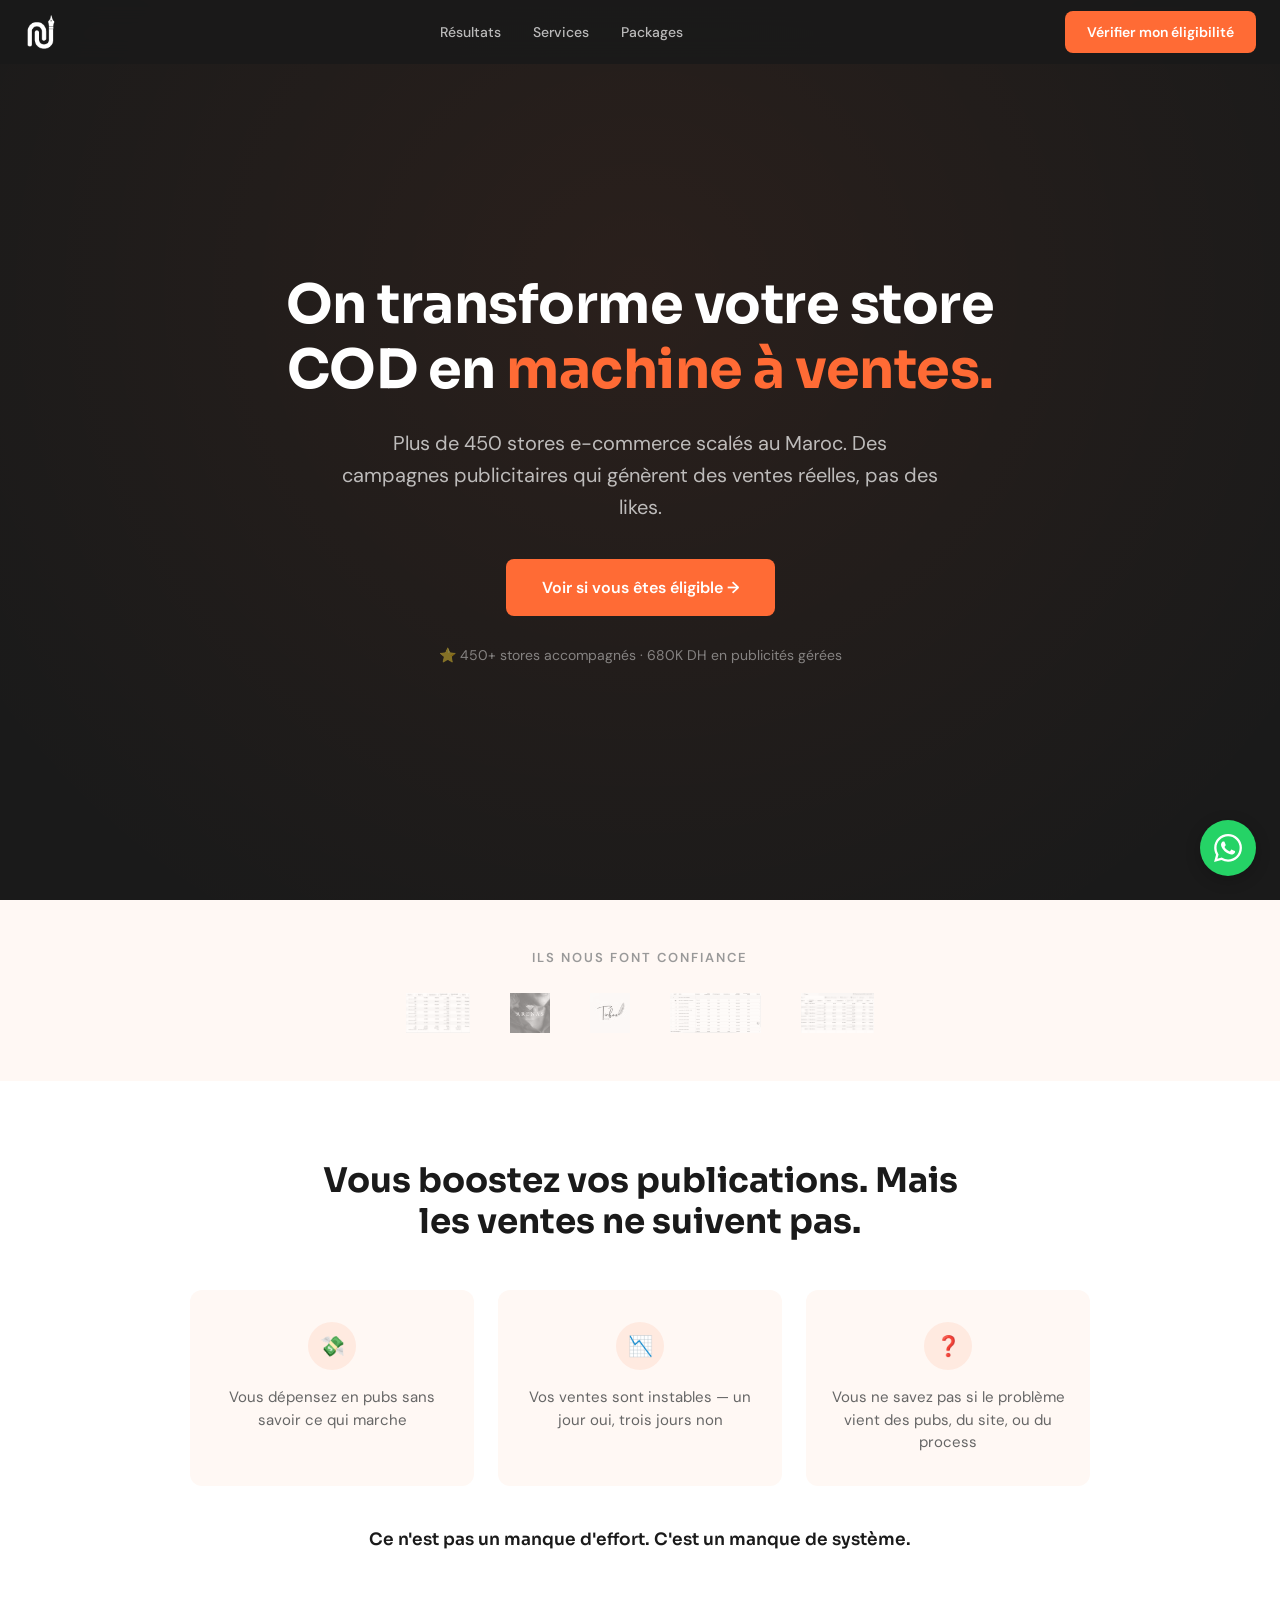
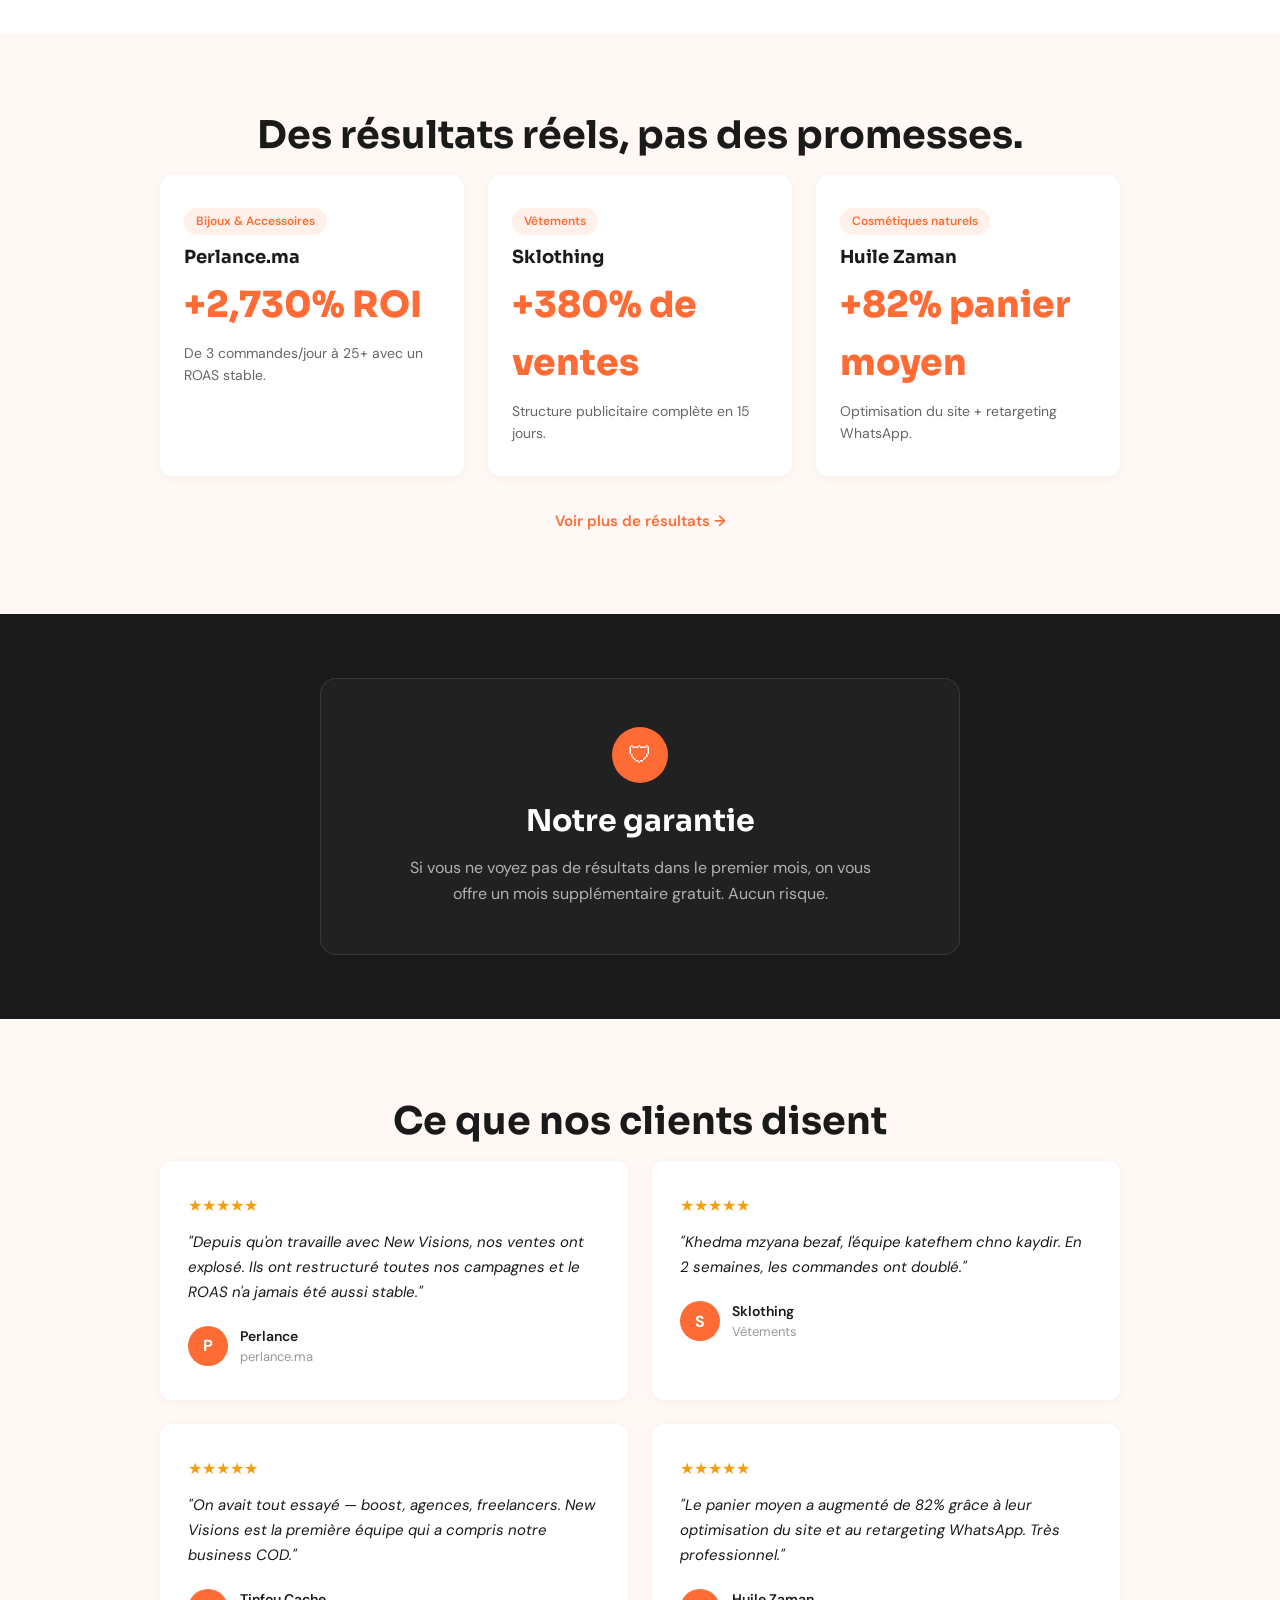
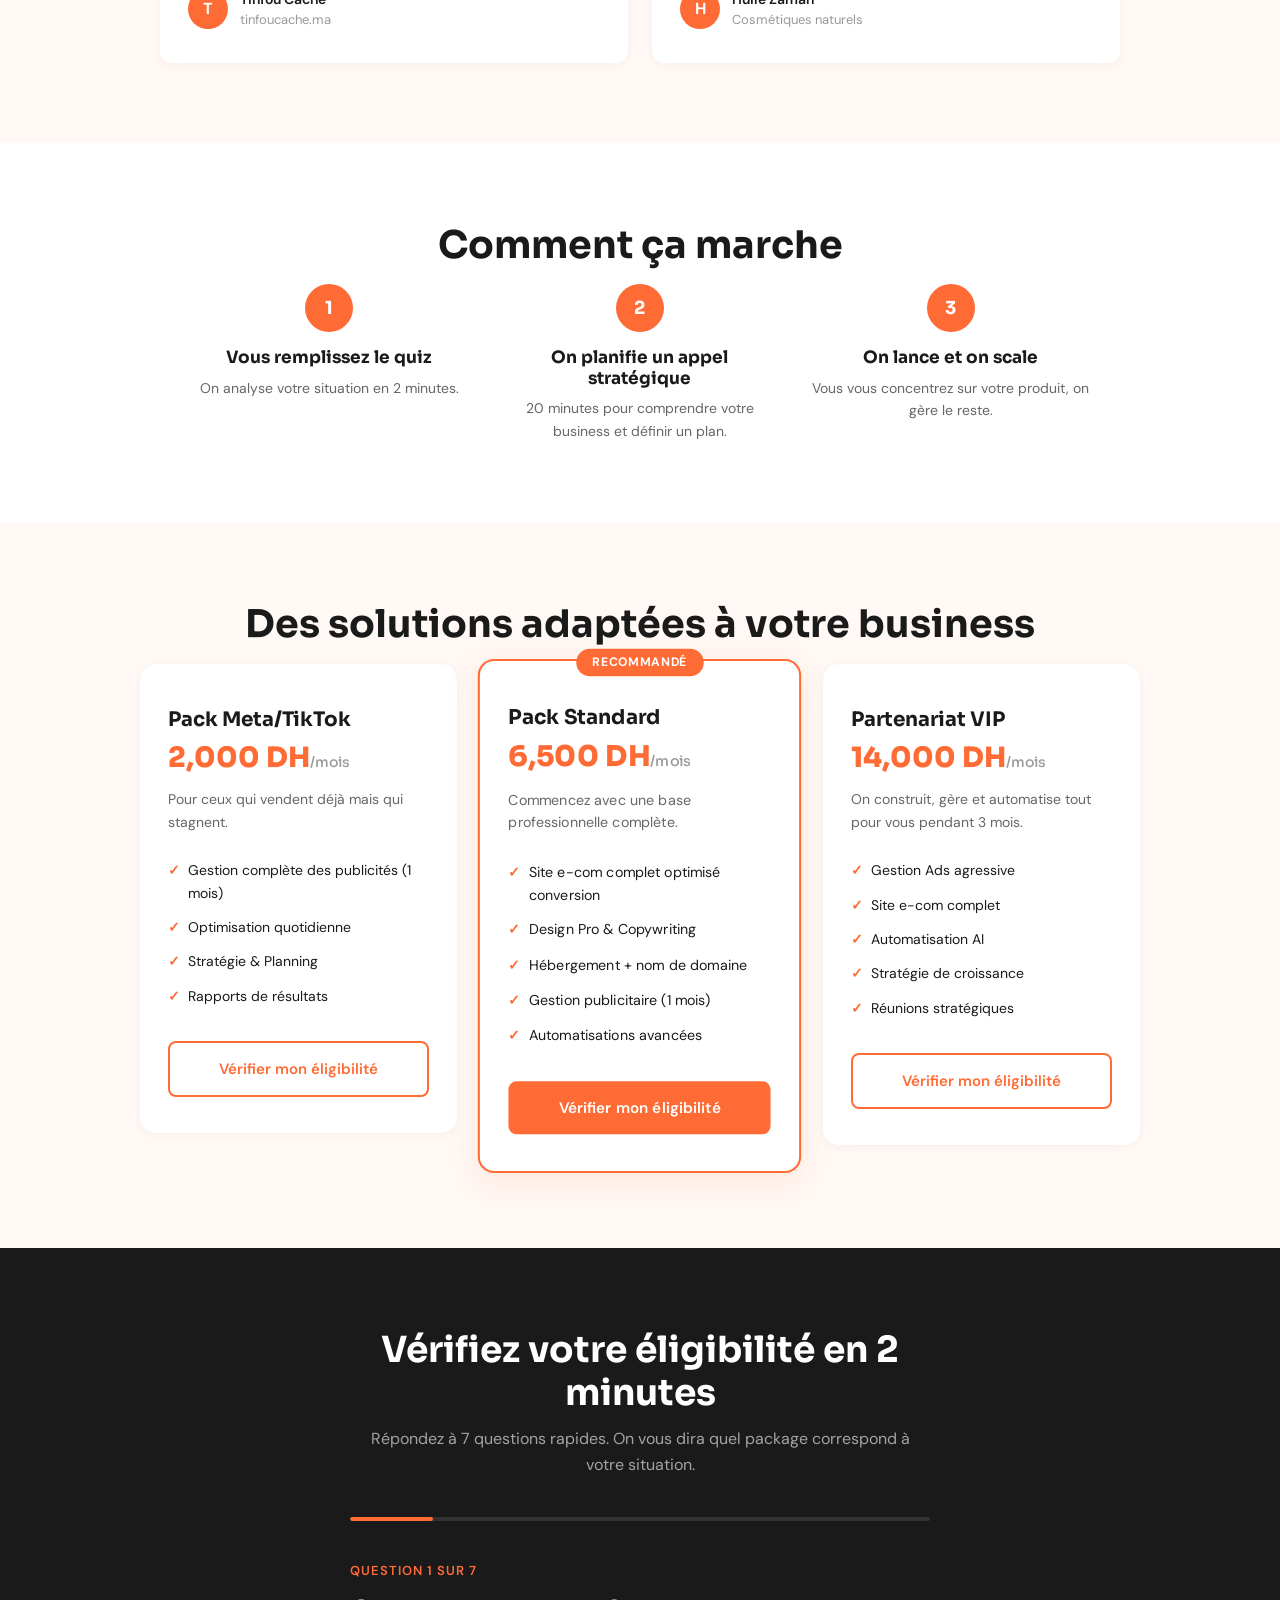
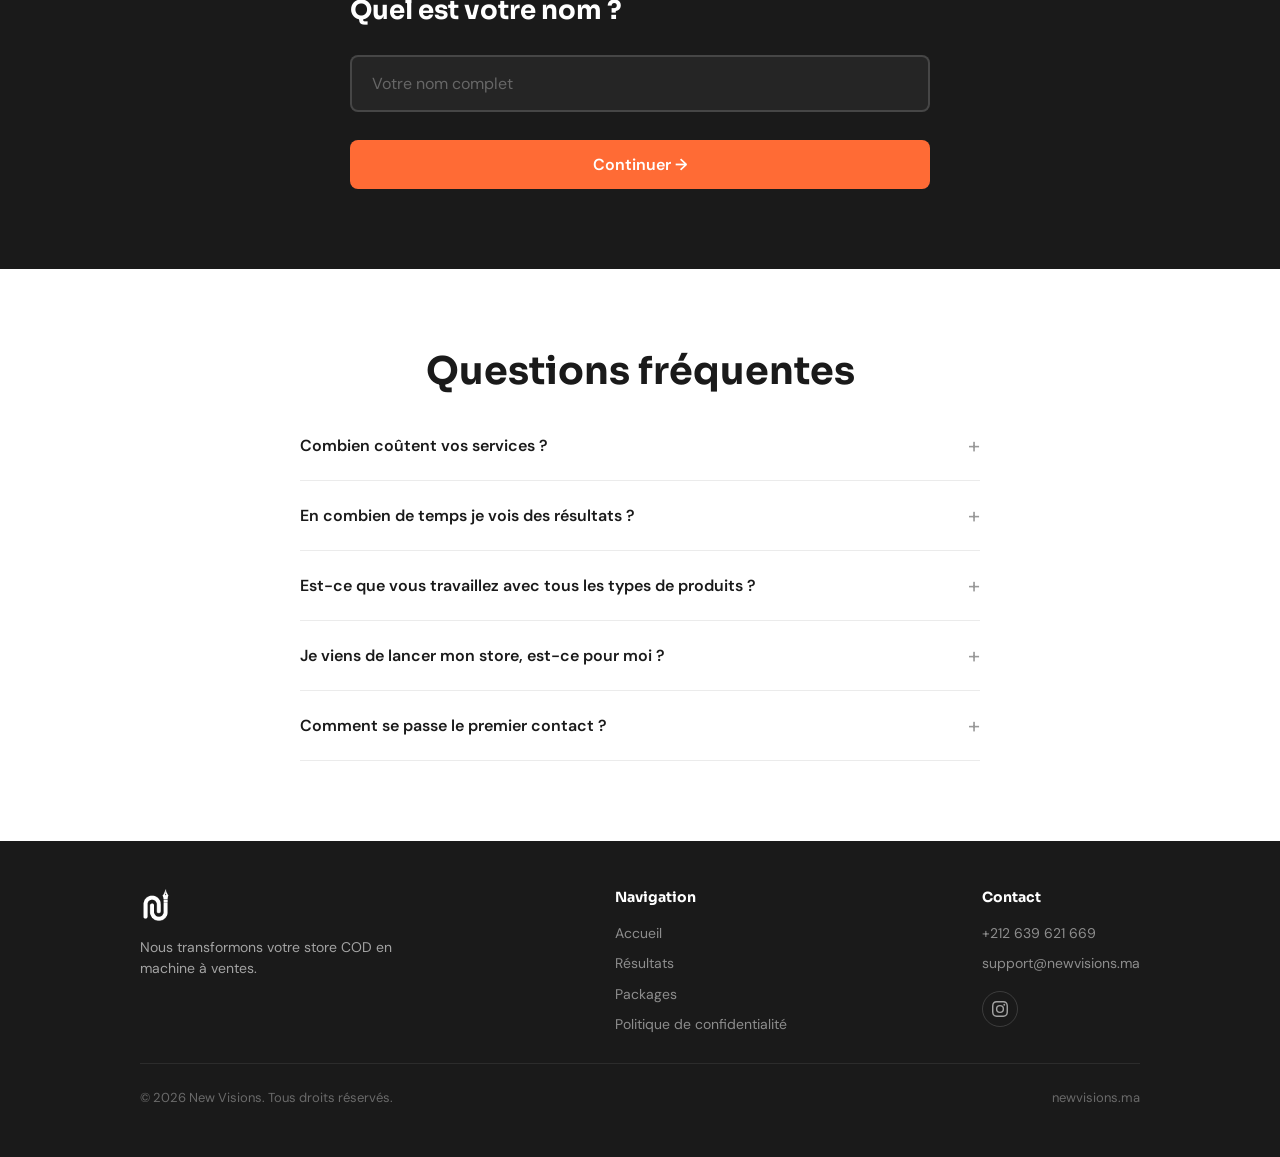
<file: index.html>
<!DOCTYPE html>
<html lang="fr">
<head>
<meta charset="UTF-8">
<meta name="viewport" content="width=device-width, initial-scale=1.0">
<title>New Visions | Agence Marketing E-commerce Maroc</title>
<meta name="description" content="Nous transformons votre store COD en machine à ventes. +450 stores accompagnés au Maroc.">
<meta property="og:title" content="New Visions | Agence Marketing E-commerce Maroc">
<meta property="og:description" content="Nous transformons votre store COD en machine à ventes. +450 stores accompagnés au Maroc.">
<meta property="og:image" content="https://newvisions.ma/assets/images/ogimage1.jpg">
<meta property="og:url" content="https://newvisions.ma">
<meta property="og:type" content="website">
<meta name="twitter:card" content="summary_large_image">
<link rel="icon" type="image/png" href="assets/images/favicon-01.png">
<link rel="canonical" href="https://newvisions.ma">
<link rel="preconnect" href="https://fonts.googleapis.com">
<link rel="preconnect" href="https://fonts.gstatic.com" crossorigin>
<link href="https://fonts.googleapis.com/css2?family=DM+Sans:wght@400;500;600;700&family=Sora:wght@400;500;600;700;800&display=swap" rel="stylesheet">

<!-- Facebook Pixel -->
<script>
!function(f,b,e,v,n,t,s){if(f.fbq)return;n=f.fbq=function(){n.callMethod?
n.callMethod.apply(n,arguments):n.queue.push(arguments)};if(!f._fbq)f._fbq=n;
n.push=n;n.loaded=!0;n.version='2.0';n.queue=[];t=b.createElement(e);t.async=!0;
t.src=v;s=b.getElementsByTagName(e)[0];s.parentNode.insertBefore(t,s)}(window,
document,'script','https://connect.facebook.net/en_US/fbevents.js');
fbq('init','1217053306809038');
fbq('track','PageView');
</script>
<noscript><img height="1" width="1" style="display:none" src="https://www.facebook.com/tr?id=1217053306809038&ev=PageView&noscript=1"/></noscript>

<style>
*,*::before,*::after{box-sizing:border-box;margin:0;padding:0}
:root{
  --orange:#FF6B35;
  --orange-hover:#e55a25;
  --dark:#1A1A1A;
  --white:#FFFFFF;
  --warm-bg:#FFF8F4;
  --text-secondary:#666;
  --text-muted:#999;
  --radius:8px;
}
html{scroll-behavior:smooth}
body{
  font-family:'DM Sans',sans-serif;
  color:var(--dark);
  background:var(--white);
  line-height:1.6;
  -webkit-font-smoothing:antialiased;
  overflow-x:hidden;
}
h1,h2,h3,h4{font-family:'Sora',sans-serif;font-weight:700;line-height:1.2}
a{text-decoration:none;color:inherit}
img{max-width:100%;display:block}
button{cursor:pointer;border:none;font-family:'DM Sans',sans-serif}
.container{max-width:1100px;margin:0 auto;padding:0 24px}
.section-title{
  font-size:clamp(24px,4vw,38px);
  text-align:center;
  margin-bottom:16px;
}
.section-subtitle{
  text-align:center;
  color:var(--text-secondary);
  font-size:16px;
  max-width:560px;
  margin:0 auto 48px;
}

/* ===== NAVBAR ===== */
.nav{
  position:fixed;top:0;left:0;right:0;z-index:1000;
  padding:0 24px;height:64px;
  display:flex;align-items:center;justify-content:space-between;
  background:rgba(26,26,26,0.9);
  backdrop-filter:blur(12px);-webkit-backdrop-filter:blur(12px);
  transition:background .3s;
}
.nav-logo img{height:34px;width:auto}
.nav-links{
  display:flex;align-items:center;gap:32px;
  list-style:none;
}
.nav-links a{
  color:rgba(255,255,255,0.7);font-size:14px;font-weight:500;
  transition:color .2s;
}
.nav-links a:hover{color:var(--white)}
.nav-cta{
  background:var(--orange);color:var(--white);
  padding:10px 22px;border-radius:var(--radius);
  font-size:14px;font-weight:600;
  transition:background .2s;
}
.nav-cta:hover{background:var(--orange-hover)}
.hamburger{
  display:none;
  flex-direction:column;gap:5px;
  background:none;border:none;cursor:pointer;
  padding:4px;
}
.hamburger span{
  display:block;width:22px;height:2px;
  background:var(--white);border-radius:2px;
  transition:all .3s;
}
.mobile-menu{
  display:none;
  position:fixed;top:64px;left:0;right:0;
  background:var(--dark);
  padding:24px;
  flex-direction:column;gap:16px;
  border-top:1px solid rgba(255,255,255,0.1);
  z-index:999;
}
.mobile-menu.open{display:flex}
.mobile-menu a{
  color:rgba(255,255,255,0.8);font-size:16px;
  padding:8px 0;font-weight:500;
}
.mobile-menu .nav-cta{
  text-align:center;margin-top:8px;
  display:block;
}

/* ===== HERO ===== */
.hero{
  background:var(--dark);
  color:var(--white);
  padding:140px 24px 100px;
  text-align:center;
  position:relative;
  overflow:hidden;
  min-height:100vh;
  min-height:100dvh;
  display:flex;align-items:center;justify-content:center;
}
.hero::before{
  content:'';position:absolute;top:-40%;left:-30%;
  width:160%;height:180%;
  background:radial-gradient(ellipse at 50% 40%,rgba(255,107,53,0.07) 0%,transparent 55%);
  pointer-events:none;
}
.hero-content{max-width:760px;position:relative;z-index:1}
.hero h1{
  font-size:clamp(30px,5.5vw,54px);
  margin-bottom:24px;
  letter-spacing:-0.5px;
}
.hero h1 span{color:var(--orange)}
.hero-sub{
  font-size:clamp(16px,2.5vw,20px);
  color:rgba(255,255,255,0.7);
  margin-bottom:36px;
  max-width:600px;margin-left:auto;margin-right:auto;
}
.btn-primary{
  display:inline-block;
  background:var(--orange);color:var(--white);
  padding:16px 36px;border-radius:var(--radius);
  font-size:16px;font-weight:600;
  transition:background .2s,transform .2s;
}
.btn-primary:hover{background:var(--orange-hover);transform:translateY(-1px)}
.hero-social-proof{
  margin-top:28px;
  font-size:14px;color:rgba(255,255,255,0.45);
}

/* ===== LOGO BAR ===== */
.logo-bar{
  padding:48px 24px;
  background:var(--warm-bg);
  overflow:hidden;
}
.logo-bar-label{
  text-align:center;font-size:13px;
  text-transform:uppercase;letter-spacing:2px;
  color:var(--text-muted);margin-bottom:24px;
  font-weight:600;
}
.logo-track{
  display:flex;align-items:center;justify-content:center;
  gap:40px;flex-wrap:wrap;
}
.logo-track img{
  height:40px;width:auto;
  filter:grayscale(100%) opacity(0.5);
  transition:filter .3s;
}
.logo-track img:hover{filter:grayscale(0%) opacity(1)}

/* ===== PROBLEM ===== */
.problem{
  padding:80px 24px;
  background:var(--white);
}
.problem h2{
  font-size:clamp(22px,3.5vw,34px);
  text-align:center;
  max-width:640px;margin:0 auto 48px;
}
.pain-grid{
  max-width:900px;margin:0 auto;
  display:grid;grid-template-columns:repeat(3,1fr);
  gap:24px;
}
.pain-card{
  background:var(--warm-bg);
  padding:32px 24px;
  border-radius:12px;
  text-align:center;
}
.pain-card .pain-icon{
  width:48px;height:48px;
  background:rgba(255,107,53,0.1);
  border-radius:50%;
  display:flex;align-items:center;justify-content:center;
  margin:0 auto 16px;
  font-size:20px;
}
.pain-card p{
  font-size:15px;color:var(--text-secondary);
  line-height:1.5;
}
.problem-cta{
  text-align:center;margin-top:40px;
  font-size:17px;font-weight:600;color:var(--dark);
  font-family:'Sora',sans-serif;
}

/* ===== RESULTS ===== */
.results{
  padding:80px 24px;
  background:var(--warm-bg);
}
.results-grid{
  max-width:960px;margin:0 auto;
  display:grid;grid-template-columns:repeat(3,1fr);
  gap:24px;
}
.result-card{
  background:var(--white);
  border-radius:12px;
  padding:32px 24px;
  box-shadow:0 2px 12px rgba(0,0,0,0.04);
  transition:transform .2s;
}
.result-card:hover{transform:translateY(-3px)}
.result-card .niche-tag{
  display:inline-block;
  padding:4px 12px;border-radius:20px;
  background:rgba(255,107,53,0.1);
  color:var(--orange);font-size:12px;font-weight:600;
  margin-bottom:12px;
}
.result-card h3{font-size:18px;margin-bottom:8px}
.result-card .big-number{
  font-family:'Sora',sans-serif;
  font-size:clamp(28px,4vw,36px);
  font-weight:800;color:var(--orange);
  margin-bottom:8px;
}
.result-card .desc{font-size:14px;color:var(--text-secondary)}
.results-more{
  text-align:center;margin-top:32px;
}
.results-more a{
  color:var(--orange);font-weight:600;font-size:15px;
  transition:opacity .2s;
}
.results-more a:hover{opacity:0.8}

/* ===== GUARANTEE ===== */
.guarantee{
  padding:64px 24px;
  background:var(--dark);
  color:var(--white);
}
.guarantee-box{
  max-width:640px;margin:0 auto;
  text-align:center;
  padding:48px 32px;
  border:1px solid rgba(255,255,255,0.1);
  border-radius:16px;
  background:rgba(255,255,255,0.03);
}
.guarantee-icon{
  width:56px;height:56px;
  background:var(--orange);border-radius:50%;
  display:flex;align-items:center;justify-content:center;
  margin:0 auto 20px;font-size:24px;
}
.guarantee-box h2{font-size:clamp(22px,3.5vw,30px);margin-bottom:16px}
.guarantee-box p{
  color:rgba(255,255,255,0.65);font-size:16px;
  max-width:480px;margin:0 auto;
}

/* ===== TESTIMONIALS ===== */
.testimonials{
  padding:80px 24px;
  background:var(--warm-bg);
}
.testimonials-grid{
  max-width:960px;margin:0 auto;
  display:grid;grid-template-columns:repeat(2,1fr);
  gap:24px;
}
.testimonial-card{
  background:var(--white);
  border-radius:12px;
  padding:32px 28px;
  box-shadow:0 2px 12px rgba(0,0,0,0.04);
}
.testimonial-card .stars{
  color:#F59E0B;font-size:16px;margin-bottom:12px;
}
.testimonial-card .quote{
  font-size:15px;line-height:1.65;
  color:var(--dark);margin-bottom:20px;
  font-style:italic;
}
.testimonial-card .author{display:flex;align-items:center;gap:12px}
.testimonial-card .avatar{
  width:40px;height:40px;
  background:var(--orange);border-radius:50%;
  display:flex;align-items:center;justify-content:center;
  color:var(--white);font-weight:700;font-size:16px;
}
.testimonial-card .author-info .name{font-weight:600;font-size:14px}
.testimonial-card .author-info .store{font-size:13px;color:var(--text-muted)}

/* ===== HOW IT WORKS ===== */
.how-it-works{
  padding:80px 24px;
  background:var(--white);
}
.steps-grid{
  max-width:900px;margin:0 auto;
  display:grid;grid-template-columns:repeat(3,1fr);
  gap:32px;
  text-align:center;
}
.step-item .step-num{
  width:48px;height:48px;
  background:var(--orange);border-radius:50%;
  display:flex;align-items:center;justify-content:center;
  margin:0 auto 16px;
  color:var(--white);font-family:'Sora',sans-serif;
  font-weight:700;font-size:18px;
}
.step-item h3{font-size:17px;margin-bottom:8px}
.step-item p{font-size:14px;color:var(--text-secondary)}

/* ===== PACKAGES ===== */
.packages{
  padding:80px 24px;
  background:var(--warm-bg);
}
.packages-grid{
  max-width:1000px;margin:0 auto;
  display:grid;grid-template-columns:repeat(3,1fr);
  gap:24px;
  align-items:start;
}
.package-card{
  background:var(--white);
  border-radius:16px;
  padding:36px 28px;
  box-shadow:0 2px 12px rgba(0,0,0,0.04);
  position:relative;
  transition:transform .2s;
}
.package-card:hover{transform:translateY(-3px)}
.package-card.featured{
  border:2px solid var(--orange);
  transform:scale(1.02);
  box-shadow:0 8px 32px rgba(255,107,53,0.12);
}
.package-card.featured:hover{transform:scale(1.02) translateY(-3px)}
.package-badge{
  position:absolute;top:-12px;left:50%;transform:translateX(-50%);
  background:var(--orange);color:var(--white);
  padding:4px 16px;border-radius:20px;
  font-size:12px;font-weight:700;
  text-transform:uppercase;letter-spacing:0.5px;
}
.package-card h3{
  font-size:20px;margin-bottom:4px;
  padding-top:8px;
}
.package-price{
  font-family:'Sora',sans-serif;
  font-size:28px;font-weight:800;
  color:var(--orange);margin-bottom:8px;
}
.package-price span{font-size:14px;font-weight:500;color:var(--text-muted)}
.package-desc{
  font-size:14px;color:var(--text-secondary);
  margin-bottom:20px;
}
.package-features{list-style:none;margin-bottom:28px}
.package-features li{
  padding:6px 0;font-size:14px;
  display:flex;align-items:flex-start;gap:8px;
  color:var(--dark);
}
.package-features li::before{
  content:'✓';color:var(--orange);font-weight:700;
  flex-shrink:0;
}
.package-cta{
  display:block;width:100%;text-align:center;
  padding:14px;border-radius:var(--radius);
  font-size:15px;font-weight:600;
  transition:all .2s;
}
.package-cta-primary{
  background:var(--orange);color:var(--white);
}
.package-cta-primary:hover{background:var(--orange-hover)}
.package-cta-outline{
  background:transparent;color:var(--orange);
  border:2px solid var(--orange);
}
.package-cta-outline:hover{background:var(--orange);color:var(--white)}

/* ===== QUIZ ===== */
.quiz-section{
  padding:80px 24px;
  background:var(--dark);
  color:var(--white);
}
.quiz-container{max-width:580px;margin:0 auto}
.quiz-header{text-align:center;margin-bottom:40px}
.quiz-header h2{font-size:clamp(24px,4vw,36px);margin-bottom:12px}
.quiz-header p{color:rgba(255,255,255,0.6);font-size:16px}
.progress-bar{
  width:100%;height:4px;background:rgba(255,255,255,0.1);
  border-radius:2px;margin-bottom:40px;overflow:hidden;
}
.progress-fill{
  height:100%;background:var(--orange);
  border-radius:2px;
  transition:width .4s ease;
  width:14.28%;
}
.quiz-step{display:none;animation:fadeIn .4s ease}
.quiz-step.active{display:block}
@keyframes fadeIn{from{opacity:0;transform:translateY(10px)}to{opacity:1;transform:translateY(0)}}
.quiz-step .step-label{
  font-size:13px;color:var(--orange);
  text-transform:uppercase;letter-spacing:1px;
  margin-bottom:8px;font-weight:600;
}
.quiz-step .step-question{
  font-family:'Sora',sans-serif;
  font-size:clamp(20px,3vw,26px);
  font-weight:700;margin-bottom:24px;
}
.quiz-input{
  width:100%;padding:16px 20px;
  border:2px solid rgba(255,255,255,0.15);
  border-radius:var(--radius);
  background:rgba(255,255,255,0.05);
  color:var(--white);font-size:16px;
  font-family:'DM Sans',sans-serif;
  transition:border-color .2s;outline:none;
}
.quiz-input:focus{border-color:var(--orange)}
.quiz-input::placeholder{color:rgba(255,255,255,0.3)}
.phone-group{display:flex;gap:8px;align-items:stretch}
.phone-prefix{
  padding:16px 14px;
  border:2px solid rgba(255,255,255,0.15);
  border-radius:var(--radius);
  background:rgba(255,255,255,0.08);
  color:rgba(255,255,255,0.6);font-size:16px;
  display:flex;align-items:center;
  white-space:nowrap;font-family:'DM Sans',sans-serif;
}
.phone-group .quiz-input{flex:1}
.quiz-options{display:flex;flex-direction:column;gap:10px}
.quiz-option{
  padding:16px 20px;
  border:2px solid rgba(255,255,255,0.15);
  border-radius:var(--radius);
  background:rgba(255,255,255,0.03);
  color:var(--white);font-size:16px;
  text-align:left;transition:all .2s;
  font-family:'DM Sans',sans-serif;
}
.quiz-option:hover{border-color:var(--orange);background:rgba(255,107,53,0.08)}
.quiz-option.selected{border-color:var(--orange);background:rgba(255,107,53,0.15)}
.quiz-multi{display:flex;flex-wrap:wrap;gap:10px}
.quiz-multi .quiz-option{
  flex:0 0 auto;padding:12px 18px;font-size:15px;text-align:center;
}
.quiz-nav{display:flex;gap:12px;margin-top:28px}
.quiz-btn{
  padding:14px 32px;border-radius:var(--radius);
  font-size:16px;font-weight:600;transition:all .2s;
}
.quiz-btn-next{background:var(--orange);color:var(--white);flex:1}
.quiz-btn-next:hover{background:var(--orange-hover)}
.quiz-btn-next:disabled{opacity:0.4;cursor:not-allowed}
.quiz-btn-back{background:rgba(255,255,255,0.08);color:var(--white)}
.quiz-btn-back:hover{background:rgba(255,255,255,0.15)}
.quiz-result{display:none;text-align:center;animation:fadeIn .5s ease}
.quiz-result.active{display:block}
.quiz-result h3{
  font-family:'Sora',sans-serif;
  font-size:clamp(22px,3.5vw,30px);margin-bottom:16px;
}
.quiz-result p{
  color:rgba(255,255,255,0.65);
  font-size:16px;margin-bottom:28px;
  max-width:440px;margin-left:auto;margin-right:auto;
}
.quiz-result .btn-primary{width:100%;max-width:360px;text-align:center}
.quiz-result .btn-secondary{
  display:inline-block;margin-top:16px;
  color:rgba(255,255,255,0.5);font-size:14px;
  transition:color .2s;
}
.quiz-result .btn-secondary:hover{color:var(--white)}
.calendly-container{
  margin:24px auto;max-width:480px;
  background:var(--white);border-radius:12px;overflow:hidden;
  min-height:500px;
}
.calendly-container iframe{width:100%;height:600px;border:none}
.checkmark-circle{
  width:64px;height:64px;
  background:var(--orange);border-radius:50%;
  display:flex;align-items:center;justify-content:center;
  margin:0 auto 24px;font-size:28px;color:var(--white);
}

/* ===== FAQ ===== */
.faq{
  padding:80px 24px;
  background:var(--white);
}
.faq-inner{max-width:680px;margin:0 auto}
.faq-item{border-bottom:1px solid rgba(0,0,0,0.08)}
.faq-q{
  width:100%;background:none;
  padding:20px 0;
  font-size:16px;font-weight:600;
  text-align:left;
  display:flex;justify-content:space-between;align-items:center;
  color:var(--dark);font-family:'DM Sans',sans-serif;
}
.faq-q::after{
  content:'+';font-size:22px;font-weight:400;
  color:var(--text-muted);transition:transform .2s;
  flex-shrink:0;margin-left:16px;
}
.faq-item.open .faq-q::after{content:'−'}
.faq-a{max-height:0;overflow:hidden;transition:max-height .3s ease,padding .3s ease}
.faq-item.open .faq-a{max-height:200px;padding-bottom:20px}
.faq-a p{color:var(--text-secondary);font-size:15px;line-height:1.6}

/* ===== FOOTER ===== */
.footer{
  padding:48px 24px;
  background:var(--dark);
  color:rgba(255,255,255,0.6);
}
.footer-inner{
  max-width:1000px;margin:0 auto;
  display:flex;align-items:flex-start;justify-content:space-between;
  flex-wrap:wrap;gap:32px;
}
.footer-brand img{height:32px;margin-bottom:16px}
.footer-brand p{font-size:14px;max-width:280px;line-height:1.5}
.footer-links h4{
  color:var(--white);font-size:14px;
  margin-bottom:12px;font-family:'Sora',sans-serif;
}
.footer-links a{
  display:block;font-size:14px;
  color:rgba(255,255,255,0.5);
  padding:4px 0;transition:color .2s;
}
.footer-links a:hover{color:var(--white)}
.footer-contact h4{
  color:var(--white);font-size:14px;
  margin-bottom:12px;font-family:'Sora',sans-serif;
}
.footer-contact a{
  display:block;font-size:14px;
  color:rgba(255,255,255,0.5);
  padding:4px 0;transition:color .2s;
}
.footer-contact a:hover{color:var(--white)}
.footer-social{
  display:flex;gap:12px;margin-top:12px;
}
.footer-social a{
  width:36px;height:36px;
  border:1px solid rgba(255,255,255,0.15);
  border-radius:50%;
  display:flex;align-items:center;justify-content:center;
  transition:border-color .2s;
}
.footer-social a:hover{border-color:var(--orange)}
.footer-social svg{width:16px;height:16px;fill:rgba(255,255,255,0.6)}
.footer-bottom{
  max-width:1000px;margin:24px auto 0;
  padding-top:24px;
  border-top:1px solid rgba(255,255,255,0.08);
  display:flex;justify-content:space-between;align-items:center;
  font-size:13px;color:rgba(255,255,255,0.35);
  flex-wrap:wrap;gap:8px;
}

/* ===== WHATSAPP FAB ===== */
.whatsapp-fab{
  position:fixed;bottom:24px;right:24px;z-index:999;
  width:56px;height:56px;
  background:#25D366;border-radius:50%;
  display:flex;align-items:center;justify-content:center;
  box-shadow:0 4px 16px rgba(0,0,0,0.2);
  transition:transform .2s;
}
.whatsapp-fab:hover{transform:scale(1.08)}
.whatsapp-fab svg{width:28px;height:28px;fill:var(--white)}

/* ===== FADE IN ===== */
.fade-in{opacity:0;transform:translateY(20px);transition:opacity .6s ease,transform .6s ease}
.fade-in.visible{opacity:1;transform:translateY(0)}

/* ===== RESPONSIVE ===== */
@media(max-width:900px){
  .packages-grid{grid-template-columns:1fr;max-width:400px;margin:0 auto}
  .package-card.featured{transform:none}
  .package-card.featured:hover{transform:translateY(-3px)}
}
@media(max-width:768px){
  .nav{padding:0 16px;height:56px}
  .nav-logo img{height:28px}
  .nav-links{display:none}
  .nav-cta.desktop{display:none}
  .hamburger{display:flex}
  .hero{padding:100px 20px 70px;min-height:auto}
  .logo-track{gap:24px}
  .logo-track img{height:30px}
  .pain-grid{grid-template-columns:1fr;max-width:400px;margin:0 auto}
  .results-grid{grid-template-columns:1fr;max-width:420px;margin:0 auto}
  .testimonials-grid{grid-template-columns:1fr;max-width:440px;margin:0 auto}
  .steps-grid{grid-template-columns:1fr;max-width:360px;margin:0 auto;gap:24px}
  .quiz-section{padding:60px 20px}
  .quiz-multi{flex-direction:column}
  .quiz-nav{flex-direction:column-reverse}
  .quiz-btn{width:100%;text-align:center}
  .calendly-container iframe{height:500px}
  .footer-inner{flex-direction:column;text-align:center}
  .footer-brand p{margin:0 auto}
  .footer-social{justify-content:center}
  .footer-bottom{justify-content:center;text-align:center}
  .whatsapp-fab{bottom:16px;right:16px;width:50px;height:50px}
  .whatsapp-fab svg{width:24px;height:24px}
}
@media(max-width:380px){
  .hero h1{font-size:26px}
}
</style>
</head>
<body>

<!-- NAVBAR -->
<nav class="nav">
  <a href="/" class="nav-logo">
    <img src="assets/images/logo/logo-white-01.png" alt="New Visions" loading="eager">
  </a>
  <ul class="nav-links">
    <li><a href="#resultats">Résultats</a></li>
    <li><a href="#services">Services</a></li>
    <li><a href="#packages">Packages</a></li>
  </ul>
  <a href="#quiz" class="nav-cta desktop">Vérifier mon éligibilité</a>
  <button class="hamburger" id="hamburgerBtn" aria-label="Menu">
    <span></span><span></span><span></span>
  </button>
</nav>

<!-- MOBILE MENU -->
<div class="mobile-menu" id="mobileMenu">
  <a href="#resultats" onclick="closeMobileMenu()">Résultats</a>
  <a href="#services" onclick="closeMobileMenu()">Services</a>
  <a href="#packages" onclick="closeMobileMenu()">Packages</a>
  <a href="#quiz" class="nav-cta" onclick="closeMobileMenu()">Vérifier mon éligibilité</a>
</div>

<!-- HERO -->
<section class="hero">
  <div class="hero-content">
    <h1>On transforme votre store COD en <span>machine à ventes.</span></h1>
    <p class="hero-sub">Plus de 450 stores e-commerce scalés au Maroc. Des campagnes publicitaires qui génèrent des ventes réelles, pas des likes.</p>
    <a href="#quiz" class="btn-primary">Voir si vous êtes éligible →</a>
    <div class="hero-social-proof">⭐ 450+ stores accompagnés · 680K DH en publicités gérées</div>
  </div>
</section>

<!-- LOGO BAR -->
<section class="logo-bar fade-in">
  <div class="logo-bar-label">Ils nous font confiance</div>
  <div class="logo-track">
    <img src="assets/images/v1/sklothing.jpeg" alt="Sklothing" loading="lazy">
    <img src="assets/images/v1/arenas logo.webp" alt="Arena" loading="lazy">
    <img src="assets/images/v1/tinfou cache.webp" alt="Tinfou Cache" loading="lazy">
    <img src="assets/images/v1/perlance.jpeg" alt="Perlance" loading="lazy">
    <img src="assets/images/v1/huilezaman.jpeg" alt="Huile Zaman" loading="lazy">
  </div>
</section>

<!-- PROBLEM -->
<section class="problem fade-in">
  <h2>Vous boostez vos publications. Mais les ventes ne suivent pas.</h2>
  <div class="pain-grid">
    <div class="pain-card">
      <div class="pain-icon">💸</div>
      <p>Vous dépensez en pubs sans savoir ce qui marche</p>
    </div>
    <div class="pain-card">
      <div class="pain-icon">📉</div>
      <p>Vos ventes sont instables — un jour oui, trois jours non</p>
    </div>
    <div class="pain-card">
      <div class="pain-icon">❓</div>
      <p>Vous ne savez pas si le problème vient des pubs, du site, ou du process</p>
    </div>
  </div>
  <p class="problem-cta">Ce n'est pas un manque d'effort. C'est un manque de système.</p>
</section>

<!-- RESULTS -->
<section class="results fade-in" id="resultats">
  <h2 class="section-title">Des résultats réels, pas des promesses.</h2>
  <div class="results-grid">
    <div class="result-card">
      <span class="niche-tag">Bijoux & Accessoires</span>
      <h3>Perlance.ma</h3>
      <div class="big-number">+2,730% ROI</div>
      <p class="desc">De 3 commandes/jour à 25+ avec un ROAS stable.</p>
    </div>
    <div class="result-card">
      <span class="niche-tag">Vêtements</span>
      <h3>Sklothing</h3>
      <div class="big-number">+380% de ventes</div>
      <p class="desc">Structure publicitaire complète en 15 jours.</p>
    </div>
    <div class="result-card">
      <span class="niche-tag">Cosmétiques naturels</span>
      <h3>Huile Zaman</h3>
      <div class="big-number">+82% panier moyen</div>
      <p class="desc">Optimisation du site + retargeting WhatsApp.</p>
    </div>
  </div>
  <div class="results-more">
    <a href="https://instagram.com/newvisions.ma" target="_blank" rel="noopener">Voir plus de résultats →</a>
  </div>
</section>

<!-- GUARANTEE -->
<section class="guarantee fade-in">
  <div class="guarantee-box">
    <div class="guarantee-icon">🛡</div>
    <h2>Notre garantie</h2>
    <p>Si vous ne voyez pas de résultats dans le premier mois, on vous offre un mois supplémentaire gratuit. Aucun risque.</p>
  </div>
</section>

<!-- TESTIMONIALS -->
<section class="testimonials fade-in">
  <h2 class="section-title">Ce que nos clients disent</h2>
  <div class="testimonials-grid">
    <div class="testimonial-card">
      <div class="stars">★★★★★</div>
      <p class="quote">"Depuis qu'on travaille avec New Visions, nos ventes ont explosé. Ils ont restructuré toutes nos campagnes et le ROAS n'a jamais été aussi stable."</p>
      <div class="author">
        <div class="avatar">P</div>
        <div class="author-info">
          <div class="name">Perlance</div>
          <div class="store">perlance.ma</div>
        </div>
      </div>
    </div>
    <div class="testimonial-card">
      <div class="stars">★★★★★</div>
      <p class="quote">"Khedma mzyana bezaf, l'équipe katefhem chno kaydir. En 2 semaines, les commandes ont doublé."</p>
      <div class="author">
        <div class="avatar">S</div>
        <div class="author-info">
          <div class="name">Sklothing</div>
          <div class="store">Vêtements</div>
        </div>
      </div>
    </div>
    <div class="testimonial-card">
      <div class="stars">★★★★★</div>
      <p class="quote">"On avait tout essayé — boost, agences, freelancers. New Visions est la première équipe qui a compris notre business COD."</p>
      <div class="author">
        <div class="avatar">T</div>
        <div class="author-info">
          <div class="name">Tinfou Cache</div>
          <div class="store">tinfoucache.ma</div>
        </div>
      </div>
    </div>
    <div class="testimonial-card">
      <div class="stars">★★★★★</div>
      <p class="quote">"Le panier moyen a augmenté de 82% grâce à leur optimisation du site et au retargeting WhatsApp. Très professionnel."</p>
      <div class="author">
        <div class="avatar">H</div>
        <div class="author-info">
          <div class="name">Huile Zaman</div>
          <div class="store">Cosmétiques naturels</div>
        </div>
      </div>
    </div>
  </div>
</section>

<!-- HOW IT WORKS -->
<section class="how-it-works fade-in" id="services">
  <h2 class="section-title">Comment ça marche</h2>
  <div class="steps-grid">
    <div class="step-item">
      <div class="step-num">1</div>
      <h3>Vous remplissez le quiz</h3>
      <p>On analyse votre situation en 2 minutes.</p>
    </div>
    <div class="step-item">
      <div class="step-num">2</div>
      <h3>On planifie un appel stratégique</h3>
      <p>20 minutes pour comprendre votre business et définir un plan.</p>
    </div>
    <div class="step-item">
      <div class="step-num">3</div>
      <h3>On lance et on scale</h3>
      <p>Vous vous concentrez sur votre produit, on gère le reste.</p>
    </div>
  </div>
</section>

<!-- PACKAGES -->
<section class="packages fade-in" id="packages">
  <h2 class="section-title">Des solutions adaptées à votre business</h2>
  <div class="packages-grid">
    <!-- Pack Meta/TikTok -->
    <div class="package-card">
      <h3>Pack Meta/TikTok</h3>
      <div class="package-price">2,000 DH<span>/mois</span></div>
      <p class="package-desc">Pour ceux qui vendent déjà mais qui stagnent.</p>
      <ul class="package-features">
        <li>Gestion complète des publicités (1 mois)</li>
        <li>Optimisation quotidienne</li>
        <li>Stratégie & Planning</li>
        <li>Rapports de résultats</li>
      </ul>
      <a href="#quiz" class="package-cta package-cta-outline">Vérifier mon éligibilité</a>
    </div>
    <!-- Pack Standard (Featured) -->
    <div class="package-card featured">
      <span class="package-badge">Recommandé</span>
      <h3>Pack Standard</h3>
      <div class="package-price">6,500 DH<span>/mois</span></div>
      <p class="package-desc">Commencez avec une base professionnelle complète.</p>
      <ul class="package-features">
        <li>Site e-com complet optimisé conversion</li>
        <li>Design Pro & Copywriting</li>
        <li>Hébergement + nom de domaine</li>
        <li>Gestion publicitaire (1 mois)</li>
        <li>Automatisations avancées</li>
      </ul>
      <a href="#quiz" class="package-cta package-cta-primary">Vérifier mon éligibilité</a>
    </div>
    <!-- Partenariat VIP -->
    <div class="package-card">
      <h3>Partenariat VIP</h3>
      <div class="package-price">14,000 DH<span>/mois</span></div>
      <p class="package-desc">On construit, gère et automatise tout pour vous pendant 3 mois.</p>
      <ul class="package-features">
        <li>Gestion Ads agressive</li>
        <li>Site e-com complet</li>
        <li>Automatisation AI</li>
        <li>Stratégie de croissance</li>
        <li>Réunions stratégiques</li>
      </ul>
      <a href="#quiz" class="package-cta package-cta-outline">Vérifier mon éligibilité</a>
    </div>
  </div>
</section>

<!-- QUIZ -->
<section class="quiz-section" id="quiz">
  <div class="quiz-container">
    <div class="quiz-header">
      <h2>Vérifiez votre éligibilité en 2 minutes</h2>
      <p>Répondez à 7 questions rapides. On vous dira quel package correspond à votre situation.</p>
    </div>

    <div class="progress-bar">
      <div class="progress-fill" id="progressFill"></div>
    </div>

    <form id="quizForm" autocomplete="off">
      <!-- Step 1 -->
      <div class="quiz-step active" data-step="1">
        <div class="step-label">Question 1 sur 7</div>
        <div class="step-question">Quel est votre nom ?</div>
        <input type="text" class="quiz-input" id="q_name" placeholder="Votre nom complet" required>
        <div class="quiz-nav">
          <button type="button" class="quiz-btn quiz-btn-next" onclick="nextStep(1)">Continuer →</button>
        </div>
      </div>

      <!-- Step 2 -->
      <div class="quiz-step" data-step="2">
        <div class="step-label">Question 2 sur 7</div>
        <div class="step-question">Quel est le lien de votre site web ?</div>
        <input type="url" class="quiz-input" id="q_website" placeholder="https://votresite.ma">
        <div class="quiz-nav">
          <button type="button" class="quiz-btn quiz-btn-back" onclick="prevStep(2)">← Retour</button>
          <button type="button" class="quiz-btn quiz-btn-next" onclick="nextStep(2)">Continuer →</button>
        </div>
      </div>

      <!-- Step 3 -->
      <div class="quiz-step" data-step="3">
        <div class="step-label">Question 3 sur 7</div>
        <div class="step-question">Qu'est-ce que vous vendez ?</div>
        <input type="text" class="quiz-input" id="q_product" placeholder="Ex: Vêtements femme, cosmétiques..." required>
        <div class="quiz-nav">
          <button type="button" class="quiz-btn quiz-btn-back" onclick="prevStep(3)">← Retour</button>
          <button type="button" class="quiz-btn quiz-btn-next" onclick="nextStep(3)">Continuer →</button>
        </div>
      </div>

      <!-- Step 4 -->
      <div class="quiz-step" data-step="4">
        <div class="step-label">Question 4 sur 7</div>
        <div class="step-question">Combien de commandes faites-vous en moyenne par jour ?</div>
        <div class="quiz-options" id="q_orders">
          <button type="button" class="quiz-option" data-value="Moins de 5">Moins de 5</button>
          <button type="button" class="quiz-option" data-value="5 à 15">5 à 15</button>
          <button type="button" class="quiz-option" data-value="15 à 30">15 à 30</button>
          <button type="button" class="quiz-option" data-value="30+">30+</button>
        </div>
        <div class="quiz-nav">
          <button type="button" class="quiz-btn quiz-btn-back" onclick="prevStep(4)">← Retour</button>
          <button type="button" class="quiz-btn quiz-btn-next" onclick="nextStep(4)" disabled>Continuer →</button>
        </div>
      </div>

      <!-- Step 5 -->
      <div class="quiz-step" data-step="5">
        <div class="step-label">Question 5 sur 7</div>
        <div class="step-question">Quel est votre budget publicitaire mensuel actuel ?</div>
        <div class="quiz-options" id="q_budget">
          <button type="button" class="quiz-option" data-value="Je ne fais pas de pub">Je ne fais pas de pub</button>
          <button type="button" class="quiz-option" data-value="Moins de 2,000 DH">Moins de 2,000 DH</button>
          <button type="button" class="quiz-option" data-value="2,000 – 5,000 DH">2,000 – 5,000 DH</button>
          <button type="button" class="quiz-option" data-value="5,000 – 10,000 DH">5,000 – 10,000 DH</button>
          <button type="button" class="quiz-option" data-value="10,000 DH+">10,000 DH+</button>
        </div>
        <div class="quiz-nav">
          <button type="button" class="quiz-btn quiz-btn-back" onclick="prevStep(5)">← Retour</button>
          <button type="button" class="quiz-btn quiz-btn-next" onclick="nextStep(5)" disabled>Continuer →</button>
        </div>
      </div>

      <!-- Step 6 -->
      <div class="quiz-step" data-step="6">
        <div class="step-label">Question 6 sur 7</div>
        <div class="step-question">De quoi avez-vous besoin ?</div>
        <div class="quiz-multi" id="q_needs">
          <button type="button" class="quiz-option" data-value="Publicités Meta">Publicités Meta</button>
          <button type="button" class="quiz-option" data-value="Publicités TikTok">Publicités TikTok</button>
          <button type="button" class="quiz-option" data-value="Site web">Site web</button>
          <button type="button" class="quiz-option" data-value="Automatisation">Automatisation</button>
          <button type="button" class="quiz-option" data-value="Système complet">Système complet</button>
        </div>
        <div class="quiz-nav">
          <button type="button" class="quiz-btn quiz-btn-back" onclick="prevStep(6)">← Retour</button>
          <button type="button" class="quiz-btn quiz-btn-next" onclick="nextStep(6)" disabled>Continuer →</button>
        </div>
      </div>

      <!-- Step 7 -->
      <div class="quiz-step" data-step="7">
        <div class="step-label">Question 7 sur 7</div>
        <div class="step-question">Votre numéro WhatsApp</div>
        <div class="phone-group">
          <span class="phone-prefix">🇲🇦 +212</span>
          <input type="tel" class="quiz-input" id="q_phone" placeholder="6XX XXX XXX" required>
        </div>
        <div class="quiz-nav">
          <button type="button" class="quiz-btn quiz-btn-back" onclick="prevStep(7)">← Retour</button>
          <button type="button" class="quiz-btn quiz-btn-next" onclick="submitQuiz()">Envoyer →</button>
        </div>
      </div>
    </form>

    <!-- Qualified Result -->
    <div class="quiz-result" id="resultQualified">
      <div class="checkmark-circle">✓</div>
      <h3>Vous êtes éligible !</h3>
      <p>Réservez votre appel stratégique gratuit pour définir un plan de croissance sur mesure.</p>
      <div class="calendly-container">
        <iframe src="https://calendly.com/newvisions/strategy-call" loading="lazy" title="Réserver un appel"></iframe>
      </div>
      <a href="https://wa.me/212639621669?text=Bonjour%2C%20je%20viens%20de%20remplir%20le%20quiz%20et%20je%20suis%20%C3%A9ligible.%20Je%20souhaite%20en%20savoir%20plus." class="btn-secondary">Ou contactez-nous sur WhatsApp →</a>
    </div>

    <!-- Standard Result -->
    <div class="quiz-result" id="resultStandard">
      <div class="checkmark-circle">✓</div>
      <h3>Merci !</h3>
      <p>Votre profil correspond à notre Pack Meta/TikTok. Un conseiller va vous contacter sur WhatsApp.</p>
      <a href="https://wa.me/212639621669?text=Bonjour%2C%20je%20viens%20de%20remplir%20le%20quiz%20sur%20newvisions.ma.%20J%27aimerais%20en%20savoir%20plus%20sur%20le%20Pack%20Meta." class="btn-primary">Discuter sur WhatsApp →</a>
    </div>
  </div>
</section>

<!-- FAQ -->
<section class="faq fade-in">
  <div class="faq-inner">
    <h2 class="section-title">Questions fréquentes</h2>
    <div class="faq-item">
      <button class="faq-q" type="button">Combien coûtent vos services ?</button>
      <div class="faq-a"><p>Nos packs commencent à 2,000 DH/mois pour la gestion publicitaire et vont jusqu'à 14,000 DH/mois pour un accompagnement complet. Le quiz ci-dessus vous aidera à trouver le pack adapté.</p></div>
    </div>
    <div class="faq-item">
      <button class="faq-q" type="button">En combien de temps je vois des résultats ?</button>
      <div class="faq-a"><p>La plupart de nos clients voient une amélioration dans les 7 à 14 premiers jours. Nous offrons une garantie : si pas de résultats le premier mois, le deuxième est gratuit.</p></div>
    </div>
    <div class="faq-item">
      <button class="faq-q" type="button">Est-ce que vous travaillez avec tous les types de produits ?</button>
      <div class="faq-a"><p>Nous sommes spécialisés dans le e-commerce COD au Maroc : vêtements, accessoires, cosmétiques, et produits lifestyle. Si vous vendez en ligne avec paiement à la livraison, on peut vous aider.</p></div>
    </div>
    <div class="faq-item">
      <button class="faq-q" type="button">Je viens de lancer mon store, est-ce pour moi ?</button>
      <div class="faq-a"><p>Oui ! Notre Pack Standard est conçu pour ceux qui débutent et ont besoin d'une base solide : site optimisé + premières campagnes publicitaires.</p></div>
    </div>
    <div class="faq-item">
      <button class="faq-q" type="button">Comment se passe le premier contact ?</button>
      <div class="faq-a"><p>Vous remplissez le quiz, on analyse votre profil, puis on planifie un appel de 20 minutes pour comprendre votre business et vous proposer un plan concret.</p></div>
    </div>
  </div>
</section>

<!-- FOOTER -->
<footer class="footer">
  <div class="footer-inner">
    <div class="footer-brand">
      <img src="assets/images/logo/logo-white-01.png" alt="New Visions" loading="lazy">
      <p>Nous transformons votre store COD en machine à ventes.</p>
    </div>
    <div class="footer-links">
      <h4>Navigation</h4>
      <a href="#">Accueil</a>
      <a href="#resultats">Résultats</a>
      <a href="#packages">Packages</a>
      <a href="refund-policy/">Politique de confidentialité</a>
    </div>
    <div class="footer-contact">
      <h4>Contact</h4>
      <a href="tel:+212639621669">+212 639 621 669</a>
      <a href="mailto:support@newvisions.ma">support@newvisions.ma</a>
      <div class="footer-social">
        <a href="https://instagram.com/newvisions.ma" target="_blank" rel="noopener" aria-label="Instagram">
          <svg viewBox="0 0 24 24" xmlns="http://www.w3.org/2000/svg"><path d="M12 2.163c3.204 0 3.584.012 4.85.07 3.252.148 4.771 1.691 4.919 4.919.058 1.265.069 1.645.069 4.849 0 3.205-.012 3.584-.069 4.849-.149 3.225-1.664 4.771-4.919 4.919-1.266.058-1.644.07-4.85.07-3.204 0-3.584-.012-4.849-.07-3.26-.149-4.771-1.699-4.919-4.92-.058-1.265-.07-1.644-.07-4.849 0-3.204.013-3.583.07-4.849.149-3.227 1.664-4.771 4.919-4.919 1.266-.057 1.645-.069 4.849-.069zM12 0C8.741 0 8.333.014 7.053.072 2.695.272.273 2.69.073 7.052.014 8.333 0 8.741 0 12c0 3.259.014 3.668.072 4.948.2 4.358 2.618 6.78 6.98 6.98C8.333 23.986 8.741 24 12 24c3.259 0 3.668-.014 4.948-.072 4.354-.2 6.782-2.618 6.979-6.98.059-1.28.073-1.689.073-4.948 0-3.259-.014-3.667-.072-4.947-.196-4.354-2.617-6.78-6.979-6.98C15.668.014 15.259 0 12 0zm0 5.838a6.162 6.162 0 100 12.324 6.162 6.162 0 000-12.324zM12 16a4 4 0 110-8 4 4 0 010 8zm6.406-11.845a1.44 1.44 0 100 2.881 1.44 1.44 0 000-2.881z"/></svg>
        </a>
      </div>
    </div>
  </div>
  <div class="footer-bottom">
    <span>© 2026 New Visions. Tous droits réservés.</span>
    <span>newvisions.ma</span>
  </div>
</footer>

<!-- WHATSAPP FAB -->
<a href="https://wa.me/212639621669" target="_blank" rel="noopener" class="whatsapp-fab" aria-label="Contacter sur WhatsApp">
  <svg viewBox="0 0 24 24" xmlns="http://www.w3.org/2000/svg"><path d="M17.472 14.382c-.297-.149-1.758-.867-2.03-.967-.273-.099-.471-.148-.67.15-.197.297-.767.966-.94 1.164-.173.199-.347.223-.644.075-.297-.15-1.255-.463-2.39-1.475-.883-.788-1.48-1.761-1.653-2.059-.173-.297-.018-.458.13-.606.134-.133.298-.347.446-.52.149-.174.198-.298.298-.497.099-.198.05-.371-.025-.52-.075-.149-.669-1.612-.916-2.207-.242-.579-.487-.5-.669-.51-.173-.008-.371-.01-.57-.01-.198 0-.52.074-.792.372-.272.297-1.04 1.016-1.04 2.479 0 1.462 1.065 2.875 1.213 3.074.149.198 2.096 3.2 5.077 4.487.709.306 1.262.489 1.694.625.712.227 1.36.195 1.871.118.571-.085 1.758-.719 2.006-1.413.248-.694.248-1.289.173-1.413-.074-.124-.272-.198-.57-.347m-5.421 7.403h-.004a9.87 9.87 0 01-5.031-1.378l-.361-.214-3.741.982.998-3.648-.235-.374a9.86 9.86 0 01-1.51-5.26c.001-5.45 4.436-9.884 9.888-9.884 2.64 0 5.122 1.03 6.988 2.898a9.825 9.825 0 012.893 6.994c-.003 5.45-4.437 9.884-9.885 9.884m8.413-18.297A11.815 11.815 0 0012.05 0C5.495 0 .16 5.335.157 11.892c0 2.096.547 4.142 1.588 5.945L.057 24l6.305-1.654a11.882 11.882 0 005.683 1.448h.005c6.554 0 11.89-5.335 11.893-11.893a11.821 11.821 0 00-3.48-8.413z"/></svg>
</a>

<script>
// ===== Mobile Menu =====
var hamburger = document.getElementById('hamburgerBtn');
var mobileMenu = document.getElementById('mobileMenu');
hamburger.addEventListener('click', function(){
  mobileMenu.classList.toggle('open');
});
function closeMobileMenu(){
  mobileMenu.classList.remove('open');
}

// ===== Quiz Logic =====
var quizData = {};
var selectedNeeds = [];

// Single-select option buttons
document.querySelectorAll('.quiz-options .quiz-option').forEach(function(btn){
  btn.addEventListener('click', function(){
    var parent = this.parentElement;
    parent.querySelectorAll('.quiz-option').forEach(function(b){b.classList.remove('selected')});
    this.classList.add('selected');
    var step = this.closest('.quiz-step');
    var nextBtn = step.querySelector('.quiz-btn-next');
    if(nextBtn) nextBtn.disabled = false;
  });
});

// Multi-select option buttons
document.querySelectorAll('.quiz-multi .quiz-option').forEach(function(btn){
  btn.addEventListener('click', function(){
    this.classList.toggle('selected');
    var step = this.closest('.quiz-step');
    var anySelected = step.querySelectorAll('.quiz-option.selected').length > 0;
    var nextBtn = step.querySelector('.quiz-btn-next');
    if(nextBtn) nextBtn.disabled = !anySelected;
  });
});

function updateProgress(step){
  var pct = (step / 7) * 100;
  document.getElementById('progressFill').style.width = pct + '%';
}

function showStep(n){
  document.querySelectorAll('.quiz-step').forEach(function(s){s.classList.remove('active')});
  var target = document.querySelector('.quiz-step[data-step="'+n+'"]');
  if(target) target.classList.add('active');
  updateProgress(n);
}

function nextStep(current){
  if(current === 1){
    var name = document.getElementById('q_name').value.trim();
    if(!name) return;
    quizData.name = name;
  } else if(current === 2){
    quizData.website = document.getElementById('q_website').value.trim();
  } else if(current === 3){
    var product = document.getElementById('q_product').value.trim();
    if(!product) return;
    quizData.product = product;
  } else if(current === 4){
    var sel = document.querySelector('#q_orders .quiz-option.selected');
    if(!sel) return;
    quizData.orders = sel.dataset.value;
  } else if(current === 5){
    var sel = document.querySelector('#q_budget .quiz-option.selected');
    if(!sel) return;
    quizData.budget = sel.dataset.value;
  } else if(current === 6){
    selectedNeeds = [];
    document.querySelectorAll('#q_needs .quiz-option.selected').forEach(function(b){
      selectedNeeds.push(b.dataset.value);
    });
    if(selectedNeeds.length === 0) return;
    quizData.needs = selectedNeeds;
  }
  showStep(current + 1);

  if(current === 1 && typeof fbq !== 'undefined'){
    fbq('track','ViewContent',{content_name:'Quiz Started'});
  }
}

function prevStep(current){
  showStep(current - 1);
}

function submitQuiz(){
  var phone = document.getElementById('q_phone').value.trim();
  if(!phone) return;
  quizData.phone = '+212' + phone.replace(/^0+/,'');

  document.getElementById('quizForm').style.display = 'none';
  document.querySelector('.quiz-section .progress-bar').style.display = 'none';

  var qualifiedOrders = ['5 à 15','15 à 30','30+'];
  var qualifiedBudget = ['2,000 – 5,000 DH','5,000 – 10,000 DH','10,000 DH+'];
  var isQualified = qualifiedOrders.indexOf(quizData.orders) !== -1 && qualifiedBudget.indexOf(quizData.budget) !== -1;

  if(isQualified){
    document.getElementById('resultQualified').classList.add('active');
  } else {
    document.getElementById('resultStandard').classList.add('active');
  }

  if(typeof fbq !== 'undefined'){
    fbq('track','Lead',{
      content_name: isQualified ? 'Qualified Lead' : 'Standard Lead',
      currency:'MAD'
    });
  }

  quizData.qualified = isQualified;
  quizData.source = 'homepage';
  quizData.timestamp = new Date().toISOString();
  fetch('https://hooks.zapier.com/hooks/catch/XXXXX',{
    method:'POST',
    headers:{'Content-Type':'application/json'},
    body:JSON.stringify(quizData)
  }).catch(function(){});
}

// ===== FAQ Accordion =====
document.querySelectorAll('.faq-q').forEach(function(btn){
  btn.addEventListener('click', function(){
    var item = this.parentElement;
    var isOpen = item.classList.contains('open');
    document.querySelectorAll('.faq-item').forEach(function(i){i.classList.remove('open')});
    if(!isOpen) item.classList.add('open');
  });
});

// ===== Fade In on Scroll =====
var fadeEls = document.querySelectorAll('.fade-in');
if('IntersectionObserver' in window){
  var obs = new IntersectionObserver(function(entries){
    entries.forEach(function(e){
      if(e.isIntersecting){
        e.target.classList.add('visible');
        obs.unobserve(e.target);
      }
    });
  },{threshold:0.1});
  fadeEls.forEach(function(el){obs.observe(el)});
} else {
  fadeEls.forEach(function(el){el.classList.add('visible')});
}
</script>

</body>
</html>
</file>
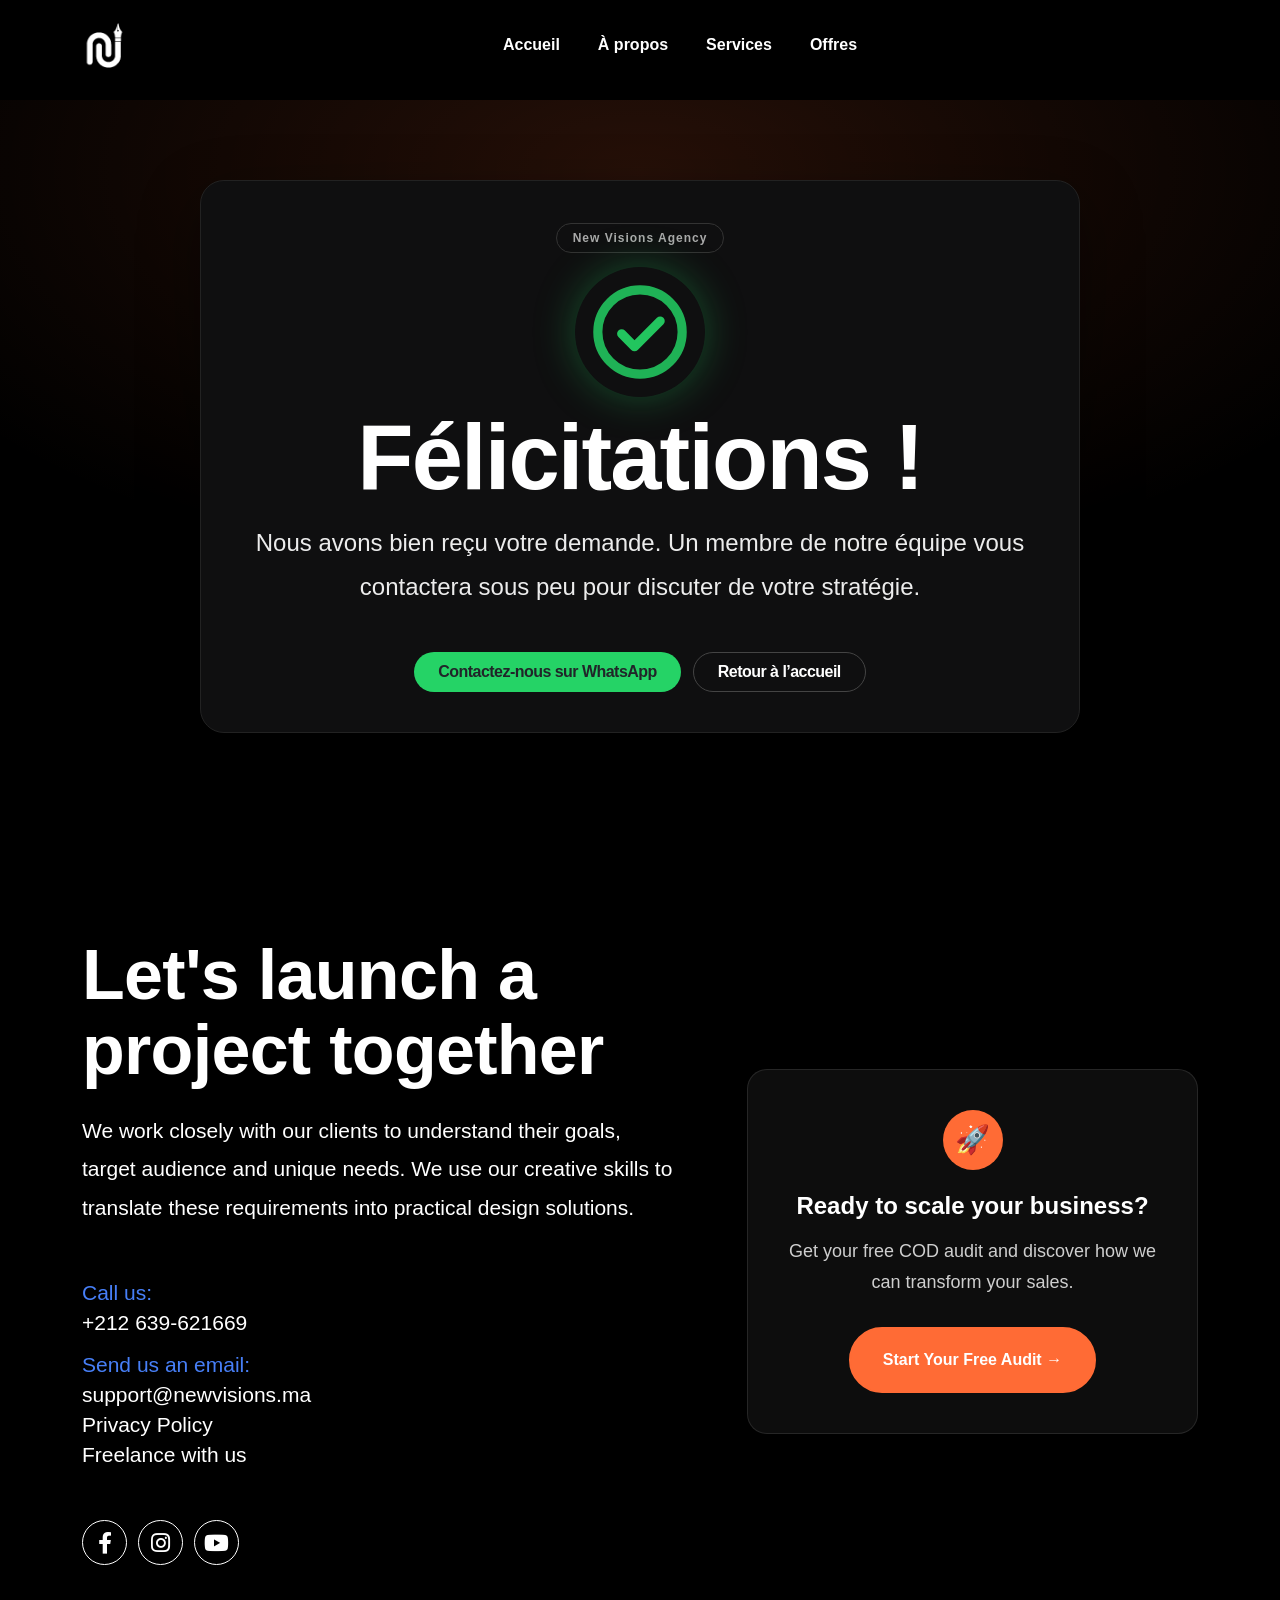
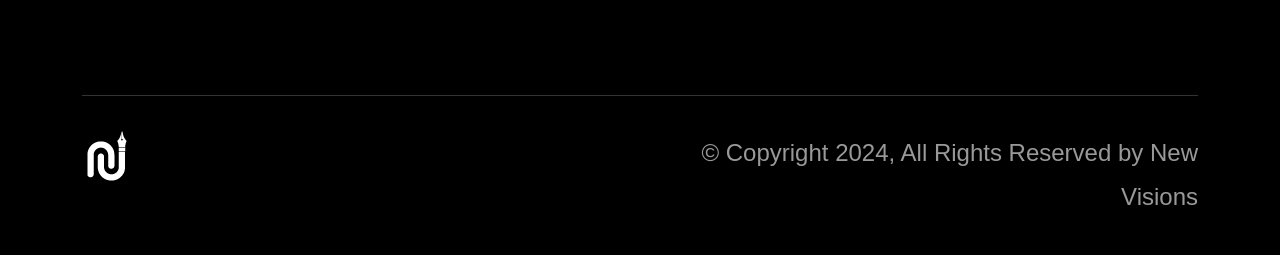
<file: thank-you/index.html>
<!DOCTYPE html>
<html lang="en">

<head>
  <meta charset="UTF-8">
  <script>
    (function () {
      const preferredLang = localStorage.getItem('nvp_preferred_language') || 'en';
      document.documentElement.lang = preferredLang;
      if (preferredLang !== 'en') {
        const style = document.createElement('style');
        style.id = 'fout-prevention';
        style.innerHTML = '[data-translate], [data-website-translate] { opacity: 0; }';
        document.head.appendChild(style);
      }
    })();
  </script>
  <style>
    .translated [data-translate],
    .translated [data-website-translate] {
      opacity: 1 !important;
      transition: opacity 0.2s ease;
    }
  </style>
  <meta name="viewport" content="width=device-width, initial-scale=1" />
  <meta name="robots" content="noindex" />
  <title>Thank You | New Visions</title>

  <script type="application/ld+json">
  {
    "@context": "https://schema.org",
    "@type": "Organization",
    "name": "New Visions Agency",
    "url": "https://www.newvisions.agency",
    "logo": "https://www.newvisions.agency/assets/images/logo/logo-white-01.png"
  }
  </script>

  <link rel="shortcut icon" href="../assets/images/favicon-01.png" type="image/x-icon">
  <link rel="icon" href="../assets/images/favicon-01.png" type="image/x-icon">
  <link rel="preconnect" href="https://fonts.googleapis.com">
  <link rel="preconnect" href="https://fonts.gstatic.com" crossorigin>
  <link rel="preconnect" href="https://cdn.jsdelivr.net" crossorigin>
  <link rel="preconnect" href="https://ka-f.fontawesome.com" crossorigin>

  <link rel="stylesheet" href="../assets/css/bootstrap.min.css" media="all">
  <link rel="stylesheet" href="../assets/css/app.min.css?v=3" media="all">
  <link rel="preload" href="../assets/css/main.css" as="style">
  <link rel="stylesheet" href="../assets/css/main.css" media="print" onload="this.media='all'">
  <link rel="preload" href="../assets/css/nvp-style.css" as="style">
  <link rel="stylesheet" href="../assets/css/nvp-style.css" media="print" onload="this.media='all'">
  <link rel="preload" href="../assets/css/pricing-cards.css?v=2" as="style">
  <link rel="stylesheet" href="../assets/css/pricing-cards.css?v=2" media="print" onload="this.media='all'">
  <link rel="preload" href="../assets/css/fontawesome.css" as="style">
  <link rel="stylesheet" href="../assets/css/fontawesome.css" media="print" onload="this.media='all'">
  <style>
    body {
      background: #000;
      color: #fff;
    }

    main.thankyou-main {
      min-height: 70vh;
      display: grid;
      place-items: center;
      padding: 80px 24px;
      background: radial-gradient(1200px 600px at 50% 10%, rgba(255, 107, 53, 0.15), transparent 70%);
    }

    .wrap {
      max-width: 880px;
      text-align: center;
      padding: 40px 32px;
      border: 1px solid #222;
      border-radius: 24px;
      background: #0f0f10;
      box-shadow: 0 20px 60px rgba(0, 0, 0, 0.4);
      box-sizing: border-box;
    }

    .badge {
      display: inline-block;
      margin-bottom: 24px;
      padding: 8px 16px;
      border: 1px solid #333;
      border-radius: 999px;
      font-size: 12px;
      letter-spacing: 1px;
      color: #aaa;
    }

    .success-icon {
      width: 110px;
      height: 110px;
      margin: 0 auto 24px;
      position: relative;
    }

    .success-icon svg {
      width: 100%;
      height: 100%;
      display: block;
    }

    .success-icon .circle {
      fill: none;
      stroke: #22c55e;
      stroke-width: 10;
      opacity: 0.9;
    }

    .success-icon .check {
      fill: none;
      stroke: #22c55e;
      stroke-linecap: round;
      stroke-linejoin: round;
      stroke-width: 10;
    }

    .success-icon::after {
      content: "";
      position: absolute;
      inset: -10px;
      border-radius: 50%;
      box-shadow: 0 0 40px rgba(34, 197, 94, 0.35);
    }

    h1 {
      font-size: clamp(32px, 9vw, 92px);
      margin: 0 0 18px;
      font-weight: 900;
      letter-spacing: -0.02em;
      overflow-wrap: anywhere;
      word-break: break-word;
    }

    p {
      font-size: clamp(16px, 4.5vw, 24px);
      color: rgba(255, 255, 255, 0.92);
      margin: 0 0 42px;
      line-height: 1.85;
      overflow-wrap: anywhere;
      word-break: break-word;
    }

    .btns {
      display: flex;
      gap: 12px;
      justify-content: center;
      flex-wrap: wrap;
    }

    .btn {
      padding: 14px 24px;
      border-radius: 999px;
      font-weight: 800;
      text-decoration: none;
      display: inline-flex;
      align-items: center;
      gap: 8px;
    }

    .primary {
      background: #FF6B35;
      color: #000000;
      box-shadow: 0 8px 30px rgba(255, 107, 53, 0.35);
      border: 1px solid #ff7f51;
    }

    .primary:hover {
      transform: translateY(-2px);
    }

    .ghost {
      border: 1px solid #444;
      color: #ffffff;
    }

    .ghost:hover {
      background: #131316;
    }

    @media (max-width: 768px) {
      main.thankyou-main {
        padding: 40px 16px;
      }

      .wrap {
        max-width: 100%;
        padding: 20px 16px;
        border-radius: 18px;
        box-shadow: 0 12px 32px rgba(0, 0, 0, 0.35);
      }

      .success-icon {
        width: 84px;
        height: 84px;
        margin-bottom: 16px;
      }

      .btns {
        gap: 10px;
      }

      .btn {
        width: 100%;
        justify-content: center;
        min-height: 48px;
      }
    }

    @media (max-width: 480px) {
      main.thankyou-main {
        padding: 24px 12px;
      }

      .wrap {
        padding: 16px 12px;
        border-radius: 14px;
      }

      .success-icon {
        width: 68px;
        height: 68px;
        margin-bottom: 14px;
      }

      .badge {
        margin-bottom: 12px;
      }

      .btns {
        gap: 8px;
      }

      .btn {
        padding: 12px 16px;
      }
    }
  </style>
  <!-- Meta Pixel Code -->
  <script>
    !function (f, b, e, v, n, t, s) {
      if (f.fbq) return; n = f.fbq = function () {
        n.callMethod ?
          n.callMethod.apply(n, arguments) : n.queue.push(arguments)
      };
      if (!f._fbq) f._fbq = n; n.push = n; n.loaded = !0; n.version = '2.0';
      n.queue = []; t = b.createElement(e); t.async = !0;
      t.src = v; s = b.getElementsByTagName(e)[0];
      s.parentNode.insertBefore(t, s)
    }(window, document, 'script',
      'https://connect.facebook.net/en_US/fbevents.js');
    fbq('init', '1217053306809038');
    fbq('track', 'PageView');
    fbq('track', 'Lead');
  </script>
  <noscript><img height="1" width="1" style="display:none"
      src="https://www.facebook.com/tr?id=1217053306809038&ev=PageView&noscript=1" /></noscript>
  <!-- End Meta Pixel Code -->
</head>

<body class="light">
  <header class="site-header aximo-header-section aximo-header1 dark-bg" id="sticky-menu">
    <div class="container">
      <nav class="navbar site-navbar">
        <div class="brand-logo">
          <a href="../">
            <img src="../assets/images/logo/logo-white-01.png" alt="New Visions Logo" class="light-version-logo"
              style="height: 45px; width: auto; object-fit: contain;" width="45" height="45" loading="eager"
              decoding="sync" fetchpriority="high">
          </a>
        </div>
        <div class="menu-block-wrapper">
          <div class="menu-overlay"></div>
          <nav class="menu-block" id="append-menu-header">
            <div class="mobile-menu-head">
              <div class="go-back"><i aria-hidden="true" class="fa fa-angle-left"></i></div>
              <div class="current-menu-title"></div>
              <div class="mobile-menu-close" aria-label="Close menu">&times;</div>
            </div>
            <ul class="site-menu-main">
              <li class="nav-item nav-item-has-children"><a href="../" class="nav-link-item drop-trigger">Accueil</a>
              </li>
              <li class="nav-item"><a href="../#about-us" class="nav-link-item">À propos</a></li>
              <li class="nav-item"><a href="../#services" class="nav-link-item">Services</a></li>
              <li class="nav-item nav-item-has-children"><a href="../#pricing"
                  class="nav-link-item drop-trigger">Offres</a></li>
            </ul>
          </nav>
        </div>

      </nav>
    </div>
  </header>

  <main style="margin-top: 100px;" class="thankyou-main">
    <div class="wrap">
      <div class="badge">New Visions Agency</div>
      <div class="success-icon" aria-hidden="true">
        <svg viewBox="0 0 120 120" xmlns="http://www.w3.org/2000/svg" role="presentation">
          <circle class="circle" cx="60" cy="60" r="46" />
          <path class="check" d="M40 62 L54 76 L82 48" />
        </svg>
      </div>
      <h1 style="color: white;">Félicitations&nbsp;!</h1>
      <p>Nous avons bien reçu votre demande. Un membre de notre équipe vous contactera sous peu pour discuter de votre
        stratégie.</p>
      <div class="btns">
        <a style="background-color: #25D366;" class="btn "
          href="https://wa.me/212639621669?text=Bonjour%20New%20Visions%20Je%20viens%20de%20soumettre%20le%20quiz.%20Merci%20de%20me%20contacter%20pour%20les%20prochaines%20etapes.">Contactez‑nous
          sur WhatsApp</a>
        <a class="btn ghost" href="../">Retour à l’accueil</a>
      </div>
    </div>
  </main>

  <footer class="aximo-footer-section dark-bg">
    <div class="container">
      <div class="aximo-footer-top aximo-section-padding">
        <div class="row">
          <div class="col-lg-7">
            <div class="aximo-default-content light position-relative">
              <h2>
                <span class="aximo-title-animation">Let's launch a</span>
                <span>project together</span>
              </h2>
              <p>We work closely with our clients to understand their goals, target audience and unique needs. We use
                our creative skills to translate these requirements into practical design solutions.</p>
              <div class="aximo-info-wrap">
                <div class="aximo-info">
                  <ul>
                    <li>Call us:</li>
                    <li><a href="tel:212639621669">+212 639-621669</a></li>
                  </ul>
                </div>
                <div class="aximo-info">
                  <ul>
                    <li>Send us an email:</li>
                    <li><a href="mailto:support@newvisions.ma">support@newvisions.ma</a></li>
                  </ul>
                  <ul>
                    <li><a href="../refund-policy/">Privacy Policy</a></li>
                    <li><a href="../hiring/">Freelance with us</a></li>
                  </ul>
                </div>
              </div>
              <div class="aximo-social-icon social-large">
                <ul>
                  <li><a href="https://www.facebook.com/profile.php?id=100094643265059" target="_blank"
                      aria-label="Facebook"><i aria-hidden="true" class="fab fa-facebook-f"></i></a></li>
                  <li><a href="https://www.instagram.com/new_visions_agency/" target="_blank" aria-label="Instagram"><i
                        aria-hidden="true" class="fab fa-instagram"></i></a></li>
                  <li><a href="https://www.youtube.com/watch?v=it7SA94jNqs" target="_blank" aria-label="YouTube"><i
                        aria-hidden="true" class="fab fa-youtube"></i></a></li>
                </ul>
              </div>
            </div>
          </div>
          <div class="col-lg-5">
            <div class="aximo-form-wrap"
              style="display: flex; flex-direction: column; justify-content: center; height: 100%;">
              <div
                style="background: rgba(255, 255, 255, 0.05); border: 1px solid rgba(255, 255, 255, 0.1); border-radius: 20px; padding: 40px; text-align: center;">
                <div style="margin-bottom: 30px;">
                  <div
                    style="width: 60px; height: 60px; background: #FF6B35; border-radius: 50%; display: flex; align-items: center; justify-content: center; margin: 0 auto 20px; font-size: 28px;">
                    🚀</div>
                  <h4
                    style="color: #FFFFFF; font-size: clamp(20px, 5vw, 24px); font-weight: 800; margin-bottom: 15px; font-family: 'Syne', sans-serif; line-height: 1.3;">
                    Ready to scale your business?</h4>
                  <p
                    style="color: rgba(255, 255, 255, 0.8); font-size: clamp(16px, 3vw, 18px); line-height: 1.7; margin-bottom: 30px;">
                    Get your free COD audit and discover how we can transform your sales.</p>
                </div>
                <a href="../#quiz-section"
                  style="background: #FF6B35; color: #FFFFFF; padding: 16px 32px; border-radius: 50px; text-decoration: none; font-weight: 700; font-size: 16px; display: inline-block; transition: all 0.3s ease; border: 2px solid #FF6B35;">Start
                  Your Free Audit →</a>
              </div>
            </div>
          </div>
        </div>
      </div>
      <div class="aximo-footer-bottom">
        <div class="row">
          <div class="col-lg-6">
            <div class="aximo-footer-logo">
              <a href="../" aria-label="Go to homepage">
                <img src="../assets/images/logo/logo-white-01.png" alt="New Visions Logo" width="50" height="50"
                  loading="lazy" decoding="async">
              </a>
            </div>
          </div>
          <div class="col-lg-6">
            <div class="aximo-copywright one">
              <p>© Copyright 2024, All Rights Reserved by New Visions</p>
            </div>
          </div>
        </div>
      </div>
    </div>
  </footer>

  <script defer src="../assets/js/jquery-3.6.0.min.js"></script>
  <script defer src="../assets/js/bootstrap.bundle.min.js"></script>
  <script defer src="../assets/js/menu/menu.js?v=4"></script>
  <script defer src="../assets/js/website-translations.js?v=2"></script>
  <script defer src="../assets/js/language-manager.js?v=2"></script>
  <script defer src="../assets/js/nvp-script-v3.js?v=2"></script>
</body>

</html>
</file>
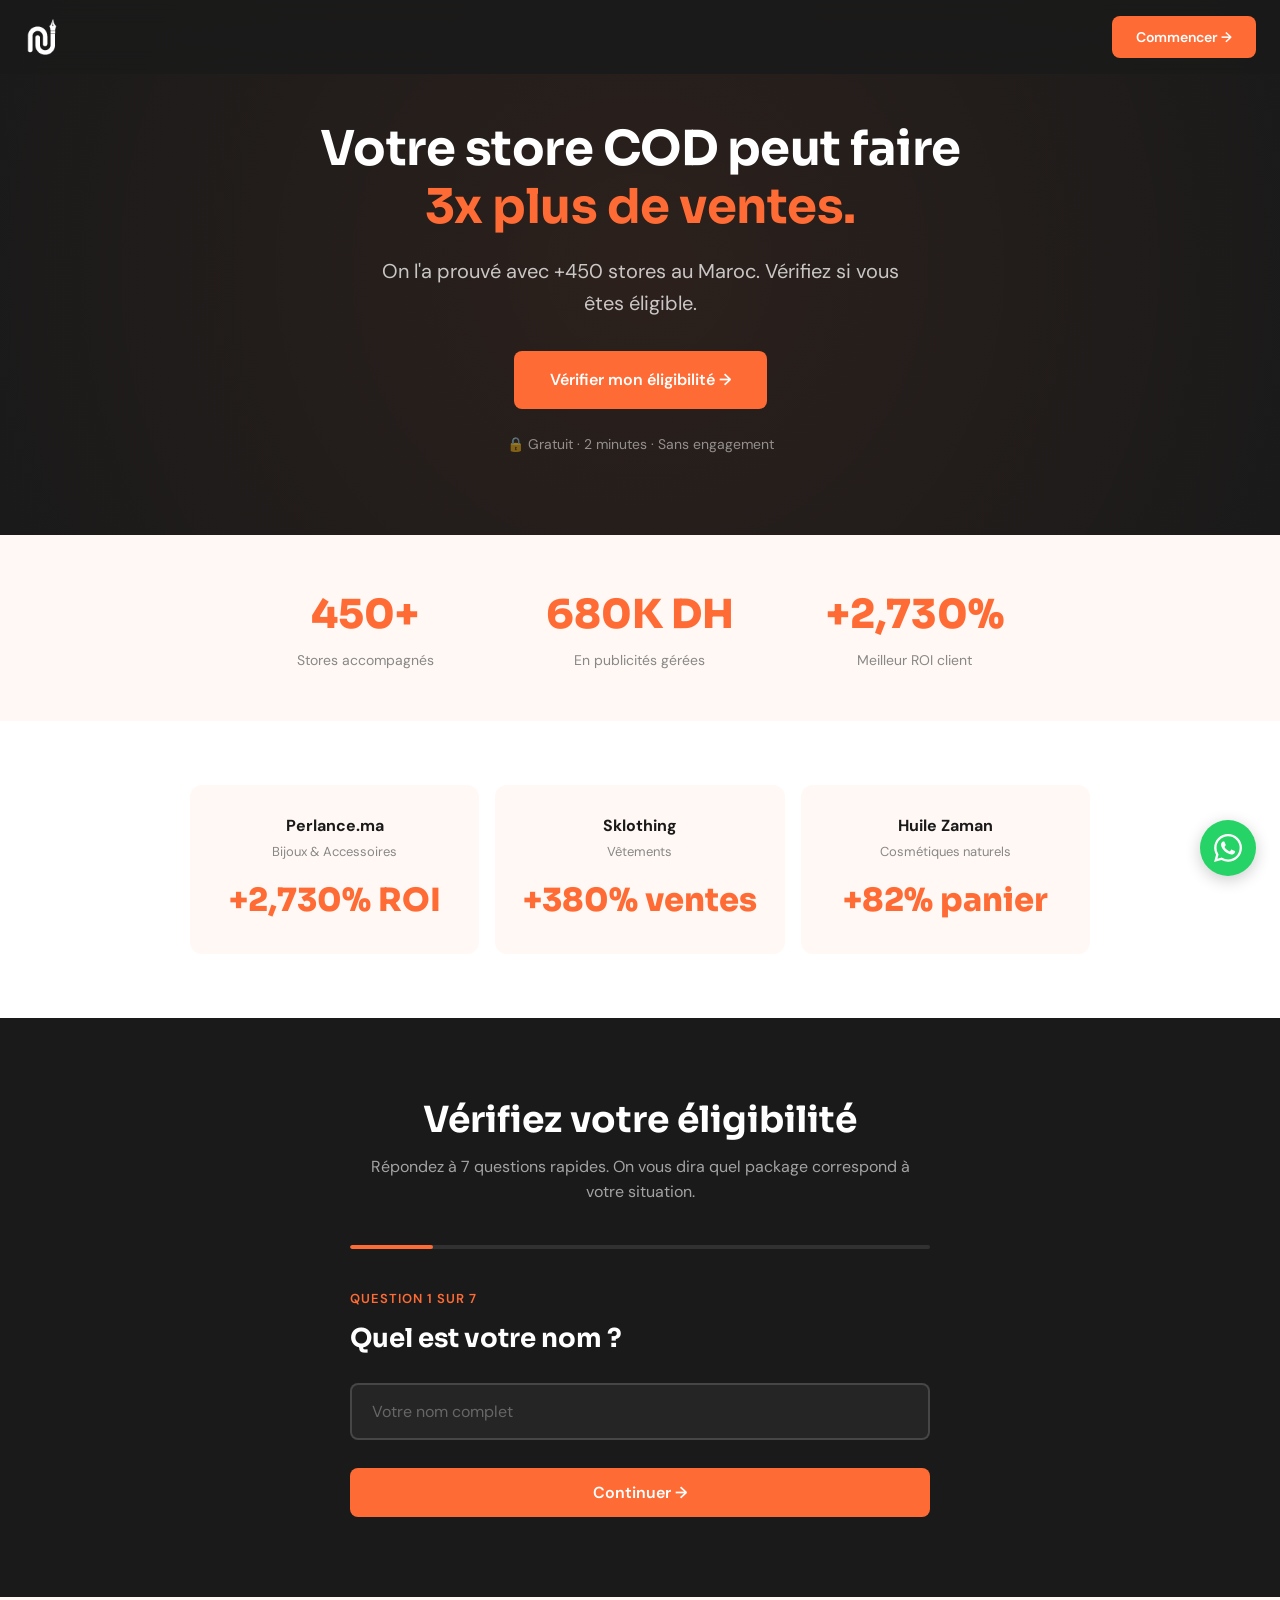
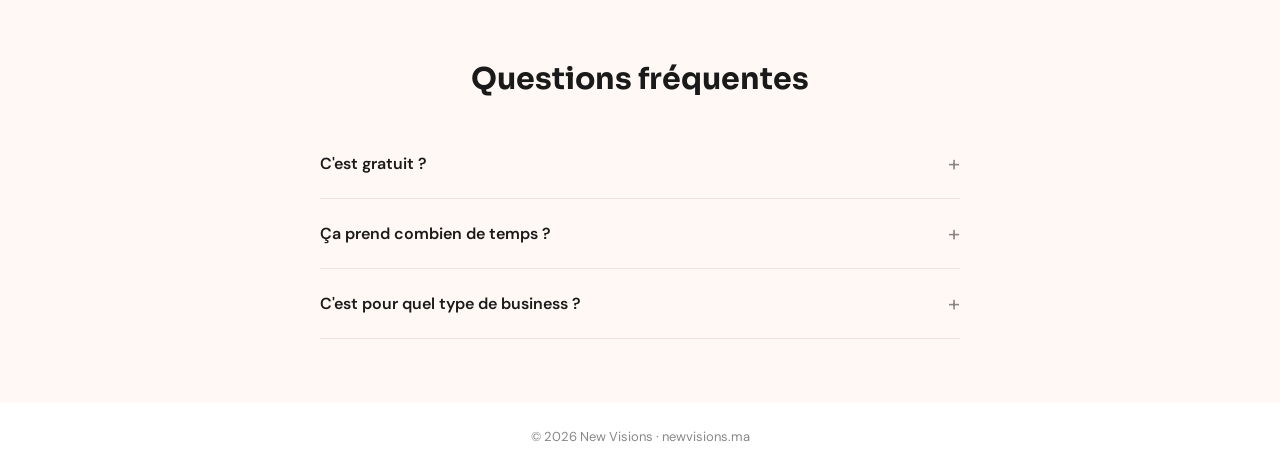
<file: audit.html>
<!DOCTYPE html>
<html lang="fr">
<head>
<meta charset="UTF-8">
<meta name="viewport" content="width=device-width, initial-scale=1.0">
<title>New Visions | Vérifiez votre éligibilité</title>
<meta name="description" content="Votre store COD peut faire 3x plus de ventes. On l'a prouvé avec +450 stores au Maroc. Vérifiez si vous êtes éligible.">
<meta property="og:title" content="New Visions | Vérifiez votre éligibilité">
<meta property="og:description" content="Votre store COD peut faire 3x plus de ventes. On l'a prouvé avec +450 stores au Maroc.">
<meta property="og:image" content="https://newvisions.ma/assets/images/ogimage1.jpg">
<meta property="og:url" content="https://newvisions.ma/audit">
<meta property="og:type" content="website">
<meta name="twitter:card" content="summary_large_image">
<link rel="icon" type="image/png" href="assets/images/favicon-01.png">
<link rel="preconnect" href="https://fonts.googleapis.com">
<link rel="preconnect" href="https://fonts.gstatic.com" crossorigin>
<link href="https://fonts.googleapis.com/css2?family=DM+Sans:wght@400;500;600;700&family=Sora:wght@400;500;600;700;800&display=swap" rel="stylesheet">

<!-- Facebook Pixel -->
<script>
!function(f,b,e,v,n,t,s){if(f.fbq)return;n=f.fbq=function(){n.callMethod?
n.callMethod.apply(n,arguments):n.queue.push(arguments)};if(!f._fbq)f._fbq=n;
n.push=n;n.loaded=!0;n.version='2.0';n.queue=[];t=b.createElement(e);t.async=!0;
t.src=v;s=b.getElementsByTagName(e)[0];s.parentNode.insertBefore(t,s)}(window,
document,'script','https://connect.facebook.net/en_US/fbevents.js');
fbq('init','1217053306809038');
fbq('track','PageView');
</script>
<noscript><img height="1" width="1" style="display:none" src="https://www.facebook.com/tr?id=1217053306809038&ev=PageView&noscript=1"/></noscript>

<style>
*,*::before,*::after{box-sizing:border-box;margin:0;padding:0}
:root{
  --orange:#FF6B35;
  --orange-hover:#e55a25;
  --dark:#1A1A1A;
  --white:#FFFFFF;
  --warm-bg:#FFF8F4;
  --text-secondary:#888;
  --radius:8px;
}
html{scroll-behavior:smooth}
body{
  font-family:'DM Sans',sans-serif;
  color:var(--dark);
  background:var(--white);
  line-height:1.6;
  -webkit-font-smoothing:antialiased;
  overflow-x:hidden;
}
h1,h2,h3,h4{font-family:'Sora',sans-serif;font-weight:700;line-height:1.2}
a{text-decoration:none;color:inherit}
img{max-width:100%;display:block}
button{cursor:pointer;border:none;font-family:'DM Sans',sans-serif}

/* ===== NAVBAR ===== */
.nav{
  position:fixed;top:0;left:0;right:0;z-index:1000;
  padding:16px 24px;
  display:flex;align-items:center;justify-content:space-between;
  background:rgba(26,26,26,0.85);
  backdrop-filter:blur(12px);-webkit-backdrop-filter:blur(12px);
  transition:background .3s;
}
.nav-logo img{height:36px;width:auto}
.nav-cta{
  background:var(--orange);color:var(--white);
  padding:10px 24px;border-radius:var(--radius);
  font-size:14px;font-weight:600;
  transition:background .2s;
}
.nav-cta:hover{background:var(--orange-hover)}

/* ===== HERO ===== */
.hero{
  background:var(--dark);
  color:var(--white);
  padding:120px 24px 80px;
  text-align:center;
  position:relative;
  overflow:hidden;
}
.hero::before{
  content:'';position:absolute;top:-50%;left:-50%;
  width:200%;height:200%;
  background:radial-gradient(circle at 50% 50%,rgba(255,107,53,0.08) 0%,transparent 50%);
  pointer-events:none;
}
.hero-content{max-width:700px;margin:0 auto;position:relative;z-index:1}
.hero h1{
  font-size:clamp(28px,5vw,48px);
  margin-bottom:20px;
  letter-spacing:-0.5px;
}
.hero h1 span{color:var(--orange)}
.hero p{
  font-size:clamp(16px,2.5vw,20px);
  color:rgba(255,255,255,0.75);
  margin-bottom:32px;
  max-width:560px;margin-left:auto;margin-right:auto;
}
.btn-primary{
  display:inline-block;
  background:var(--orange);color:var(--white);
  padding:16px 36px;border-radius:var(--radius);
  font-size:16px;font-weight:600;
  transition:background .2s,transform .2s;
}
.btn-primary:hover{background:var(--orange-hover);transform:translateY(-1px)}
.hero-trust{
  margin-top:24px;
  font-size:14px;color:rgba(255,255,255,0.5);
  display:flex;align-items:center;justify-content:center;gap:8px;
}

/* ===== PROOF BAR ===== */
.proof-bar{
  background:var(--warm-bg);
  padding:48px 24px;
}
.proof-bar-inner{
  max-width:800px;margin:0 auto;
  display:grid;grid-template-columns:repeat(3,1fr);
  gap:24px;text-align:center;
}
.proof-stat .number{
  font-family:'Sora',sans-serif;
  font-size:clamp(28px,4vw,40px);
  font-weight:800;color:var(--orange);
  display:block;
}
.proof-stat .label{
  font-size:14px;color:var(--text-secondary);
  margin-top:4px;
}

/* ===== CASE STUDIES ===== */
.cases{
  padding:64px 24px;
  background:var(--white);
}
.cases-grid{
  max-width:900px;margin:0 auto;
  display:grid;grid-template-columns:repeat(3,1fr);
  gap:16px;
}
.case-card{
  background:var(--warm-bg);
  border-radius:12px;
  padding:28px 20px;
  text-align:center;
  transition:transform .2s;
}
.case-card:hover{transform:translateY(-2px)}
.case-card .name{font-weight:700;font-size:16px;margin-bottom:4px}
.case-card .niche{font-size:13px;color:var(--text-secondary);margin-bottom:12px}
.case-card .result{
  font-family:'Sora',sans-serif;
  font-size:clamp(24px,3.5vw,32px);
  font-weight:800;color:var(--orange);
}

/* ===== QUIZ ===== */
.quiz-section{
  padding:80px 24px;
  background:var(--dark);
  color:var(--white);
}
.quiz-container{
  max-width:580px;margin:0 auto;
}
.quiz-header{text-align:center;margin-bottom:40px}
.quiz-header h2{font-size:clamp(24px,4vw,36px);margin-bottom:12px}
.quiz-header p{color:rgba(255,255,255,0.6);font-size:16px}

/* Progress bar */
.progress-bar{
  width:100%;height:4px;background:rgba(255,255,255,0.1);
  border-radius:2px;margin-bottom:40px;overflow:hidden;
}
.progress-fill{
  height:100%;background:var(--orange);
  border-radius:2px;
  transition:width .4s ease;
  width:14.28%;
}

/* Quiz steps */
.quiz-step{display:none;animation:fadeIn .4s ease}
.quiz-step.active{display:block}
@keyframes fadeIn{from{opacity:0;transform:translateY(10px)}to{opacity:1;transform:translateY(0)}}

.quiz-step .step-label{
  font-size:13px;color:var(--orange);
  text-transform:uppercase;letter-spacing:1px;
  margin-bottom:8px;font-weight:600;
}
.quiz-step .step-question{
  font-family:'Sora',sans-serif;
  font-size:clamp(20px,3vw,26px);
  font-weight:700;margin-bottom:24px;
}
.quiz-input{
  width:100%;padding:16px 20px;
  border:2px solid rgba(255,255,255,0.15);
  border-radius:var(--radius);
  background:rgba(255,255,255,0.05);
  color:var(--white);font-size:16px;
  font-family:'DM Sans',sans-serif;
  transition:border-color .2s;
  outline:none;
}
.quiz-input:focus{border-color:var(--orange)}
.quiz-input::placeholder{color:rgba(255,255,255,0.3)}

/* Phone input */
.phone-group{display:flex;gap:8px;align-items:stretch}
.phone-prefix{
  padding:16px 14px;
  border:2px solid rgba(255,255,255,0.15);
  border-radius:var(--radius);
  background:rgba(255,255,255,0.08);
  color:rgba(255,255,255,0.6);font-size:16px;
  display:flex;align-items:center;
  white-space:nowrap;
  font-family:'DM Sans',sans-serif;
}
.phone-group .quiz-input{flex:1}

/* Option buttons */
.quiz-options{display:flex;flex-direction:column;gap:10px}
.quiz-option{
  padding:16px 20px;
  border:2px solid rgba(255,255,255,0.15);
  border-radius:var(--radius);
  background:rgba(255,255,255,0.03);
  color:var(--white);font-size:16px;
  text-align:left;
  transition:all .2s;
  font-family:'DM Sans',sans-serif;
}
.quiz-option:hover{border-color:var(--orange);background:rgba(255,107,53,0.08)}
.quiz-option.selected{border-color:var(--orange);background:rgba(255,107,53,0.15)}

/* Multi-select */
.quiz-multi{display:flex;flex-wrap:wrap;gap:10px}
.quiz-multi .quiz-option{
  flex:0 0 auto;
  padding:12px 18px;
  font-size:15px;
  text-align:center;
}

/* Nav buttons */
.quiz-nav{
  display:flex;gap:12px;margin-top:28px;
}
.quiz-btn{
  padding:14px 32px;border-radius:var(--radius);
  font-size:16px;font-weight:600;
  transition:all .2s;
}
.quiz-btn-next{
  background:var(--orange);color:var(--white);flex:1;
}
.quiz-btn-next:hover{background:var(--orange-hover)}
.quiz-btn-next:disabled{opacity:0.4;cursor:not-allowed}
.quiz-btn-back{
  background:rgba(255,255,255,0.08);color:var(--white);
}
.quiz-btn-back:hover{background:rgba(255,255,255,0.15)}

/* Result screens */
.quiz-result{display:none;text-align:center;animation:fadeIn .5s ease}
.quiz-result.active{display:block}
.quiz-result h3{
  font-family:'Sora',sans-serif;
  font-size:clamp(22px,3.5vw,30px);
  margin-bottom:16px;
}
.quiz-result p{
  color:rgba(255,255,255,0.65);
  font-size:16px;margin-bottom:28px;
  max-width:440px;margin-left:auto;margin-right:auto;
}
.quiz-result .btn-primary{width:100%;max-width:360px;text-align:center}
.quiz-result .btn-secondary{
  display:inline-block;margin-top:16px;
  color:rgba(255,255,255,0.5);font-size:14px;
  transition:color .2s;
}
.quiz-result .btn-secondary:hover{color:var(--white)}
.calendly-container{
  margin:24px auto;max-width:480px;
  background:var(--white);border-radius:12px;overflow:hidden;
  min-height:500px;
}
.calendly-container iframe{width:100%;height:600px;border:none}
.checkmark-circle{
  width:64px;height:64px;
  background:var(--orange);border-radius:50%;
  display:flex;align-items:center;justify-content:center;
  margin:0 auto 24px;
  font-size:28px;
}

/* ===== FAQ ===== */
.faq{
  padding:64px 24px;
  background:var(--warm-bg);
}
.faq-inner{max-width:640px;margin:0 auto}
.faq h2{
  text-align:center;
  font-size:clamp(22px,3.5vw,30px);
  margin-bottom:32px;
}
.faq-item{
  border-bottom:1px solid rgba(0,0,0,0.08);
}
.faq-q{
  width:100%;background:none;
  padding:20px 0;
  font-size:16px;font-weight:600;
  text-align:left;
  display:flex;justify-content:space-between;align-items:center;
  color:var(--dark);
  font-family:'DM Sans',sans-serif;
}
.faq-q::after{
  content:'+';font-size:22px;font-weight:400;
  color:var(--text-secondary);
  transition:transform .2s;
}
.faq-item.open .faq-q::after{content:'−'}
.faq-a{
  max-height:0;overflow:hidden;
  transition:max-height .3s ease,padding .3s ease;
}
.faq-item.open .faq-a{max-height:200px;padding-bottom:20px}
.faq-a p{color:var(--text-secondary);font-size:15px;line-height:1.6}

/* ===== FOOTER ===== */
.footer{
  padding:24px;
  text-align:center;
  font-size:13px;
  color:var(--text-secondary);
  background:var(--white);
}

/* ===== WHATSAPP FAB ===== */
.whatsapp-fab{
  position:fixed;bottom:24px;right:24px;z-index:999;
  width:56px;height:56px;
  background:#25D366;border-radius:50%;
  display:flex;align-items:center;justify-content:center;
  box-shadow:0 4px 16px rgba(0,0,0,0.2);
  transition:transform .2s;
}
.whatsapp-fab:hover{transform:scale(1.08)}
.whatsapp-fab svg{width:28px;height:28px;fill:var(--white)}

/* ===== FADE IN ANIMATION ===== */
.fade-in{opacity:0;transform:translateY(20px);transition:opacity .6s ease,transform .6s ease}
.fade-in.visible{opacity:1;transform:translateY(0)}

/* ===== RESPONSIVE ===== */
@media(max-width:768px){
  .nav{padding:12px 16px}
  .nav-logo img{height:30px}
  .nav-cta{padding:8px 16px;font-size:13px}
  .hero{padding:100px 20px 60px}
  .proof-bar-inner{gap:12px}
  .proof-stat .number{font-size:24px}
  .proof-stat .label{font-size:12px}
  .cases-grid{grid-template-columns:1fr;gap:12px;max-width:400px}
  .case-card{padding:24px 16px}
  .quiz-section{padding:60px 20px}
  .quiz-multi{flex-direction:column}
  .quiz-nav{flex-direction:column-reverse}
  .quiz-btn{width:100%;text-align:center}
  .calendly-container iframe{height:500px}
  .whatsapp-fab{bottom:16px;right:16px;width:50px;height:50px}
  .whatsapp-fab svg{width:24px;height:24px}
}
@media(max-width:380px){
  .hero h1{font-size:24px}
  .proof-bar-inner{grid-template-columns:1fr;gap:20px}
}
</style>
</head>
<body>

<!-- NAVBAR -->
<nav class="nav">
  <a href="/" class="nav-logo">
    <img src="assets/images/logo/logo-white-01.png" alt="New Visions" loading="eager">
  </a>
  <a href="#quiz" class="nav-cta">Commencer →</a>
</nav>

<!-- HERO -->
<section class="hero">
  <div class="hero-content">
    <h1>Votre store COD peut faire <span>3x plus de ventes.</span></h1>
    <p>On l'a prouvé avec +450 stores au Maroc. Vérifiez si vous êtes éligible.</p>
    <a href="#quiz" class="btn-primary">Vérifier mon éligibilité →</a>
    <div class="hero-trust">🔒 Gratuit · 2 minutes · Sans engagement</div>
  </div>
</section>

<!-- PROOF BAR -->
<section class="proof-bar fade-in">
  <div class="proof-bar-inner">
    <div class="proof-stat">
      <span class="number">450+</span>
      <span class="label">Stores accompagnés</span>
    </div>
    <div class="proof-stat">
      <span class="number">680K DH</span>
      <span class="label">En publicités gérées</span>
    </div>
    <div class="proof-stat">
      <span class="number">+2,730%</span>
      <span class="label">Meilleur ROI client</span>
    </div>
  </div>
</section>

<!-- CASE STUDIES -->
<section class="cases fade-in">
  <div class="cases-grid">
    <div class="case-card">
      <div class="name">Perlance.ma</div>
      <div class="niche">Bijoux & Accessoires</div>
      <div class="result">+2,730% ROI</div>
    </div>
    <div class="case-card">
      <div class="name">Sklothing</div>
      <div class="niche">Vêtements</div>
      <div class="result">+380% ventes</div>
    </div>
    <div class="case-card">
      <div class="name">Huile Zaman</div>
      <div class="niche">Cosmétiques naturels</div>
      <div class="result">+82% panier</div>
    </div>
  </div>
</section>

<!-- QUIZ -->
<section class="quiz-section" id="quiz">
  <div class="quiz-container">
    <div class="quiz-header">
      <h2>Vérifiez votre éligibilité</h2>
      <p>Répondez à 7 questions rapides. On vous dira quel package correspond à votre situation.</p>
    </div>

    <div class="progress-bar">
      <div class="progress-fill" id="progressFill"></div>
    </div>

    <form id="quizForm" autocomplete="off">
      <!-- Step 1 -->
      <div class="quiz-step active" data-step="1">
        <div class="step-label">Question 1 sur 7</div>
        <div class="step-question">Quel est votre nom ?</div>
        <input type="text" class="quiz-input" id="q_name" placeholder="Votre nom complet" required>
        <div class="quiz-nav">
          <button type="button" class="quiz-btn quiz-btn-next" onclick="nextStep(1)">Continuer →</button>
        </div>
      </div>

      <!-- Step 2 -->
      <div class="quiz-step" data-step="2">
        <div class="step-label">Question 2 sur 7</div>
        <div class="step-question">Quel est le lien de votre site web ?</div>
        <input type="url" class="quiz-input" id="q_website" placeholder="https://votresite.ma">
        <div class="quiz-nav">
          <button type="button" class="quiz-btn quiz-btn-back" onclick="prevStep(2)">← Retour</button>
          <button type="button" class="quiz-btn quiz-btn-next" onclick="nextStep(2)">Continuer →</button>
        </div>
      </div>

      <!-- Step 3 -->
      <div class="quiz-step" data-step="3">
        <div class="step-label">Question 3 sur 7</div>
        <div class="step-question">Qu'est-ce que vous vendez ?</div>
        <input type="text" class="quiz-input" id="q_product" placeholder="Ex: Vêtements femme, cosmétiques..." required>
        <div class="quiz-nav">
          <button type="button" class="quiz-btn quiz-btn-back" onclick="prevStep(3)">← Retour</button>
          <button type="button" class="quiz-btn quiz-btn-next" onclick="nextStep(3)">Continuer →</button>
        </div>
      </div>

      <!-- Step 4 -->
      <div class="quiz-step" data-step="4">
        <div class="step-label">Question 4 sur 7</div>
        <div class="step-question">Combien de commandes faites-vous en moyenne par jour ?</div>
        <div class="quiz-options" id="q_orders">
          <button type="button" class="quiz-option" data-value="Moins de 5">Moins de 5</button>
          <button type="button" class="quiz-option" data-value="5 à 15">5 à 15</button>
          <button type="button" class="quiz-option" data-value="15 à 30">15 à 30</button>
          <button type="button" class="quiz-option" data-value="30+">30+</button>
        </div>
        <div class="quiz-nav">
          <button type="button" class="quiz-btn quiz-btn-back" onclick="prevStep(4)">← Retour</button>
          <button type="button" class="quiz-btn quiz-btn-next" onclick="nextStep(4)" disabled>Continuer →</button>
        </div>
      </div>

      <!-- Step 5 -->
      <div class="quiz-step" data-step="5">
        <div class="step-label">Question 5 sur 7</div>
        <div class="step-question">Quel est votre budget publicitaire mensuel actuel ?</div>
        <div class="quiz-options" id="q_budget">
          <button type="button" class="quiz-option" data-value="Je ne fais pas de pub">Je ne fais pas de pub</button>
          <button type="button" class="quiz-option" data-value="Moins de 2,000 DH">Moins de 2,000 DH</button>
          <button type="button" class="quiz-option" data-value="2,000 – 5,000 DH">2,000 – 5,000 DH</button>
          <button type="button" class="quiz-option" data-value="5,000 – 10,000 DH">5,000 – 10,000 DH</button>
          <button type="button" class="quiz-option" data-value="10,000 DH+">10,000 DH+</button>
        </div>
        <div class="quiz-nav">
          <button type="button" class="quiz-btn quiz-btn-back" onclick="prevStep(5)">← Retour</button>
          <button type="button" class="quiz-btn quiz-btn-next" onclick="nextStep(5)" disabled>Continuer →</button>
        </div>
      </div>

      <!-- Step 6 -->
      <div class="quiz-step" data-step="6">
        <div class="step-label">Question 6 sur 7</div>
        <div class="step-question">De quoi avez-vous besoin ?</div>
        <div class="quiz-multi" id="q_needs">
          <button type="button" class="quiz-option" data-value="Publicités Meta">Publicités Meta</button>
          <button type="button" class="quiz-option" data-value="Publicités TikTok">Publicités TikTok</button>
          <button type="button" class="quiz-option" data-value="Site web">Site web</button>
          <button type="button" class="quiz-option" data-value="Automatisation">Automatisation</button>
          <button type="button" class="quiz-option" data-value="Système complet">Système complet</button>
        </div>
        <div class="quiz-nav">
          <button type="button" class="quiz-btn quiz-btn-back" onclick="prevStep(6)">← Retour</button>
          <button type="button" class="quiz-btn quiz-btn-next" onclick="nextStep(6)" disabled>Continuer →</button>
        </div>
      </div>

      <!-- Step 7 -->
      <div class="quiz-step" data-step="7">
        <div class="step-label">Question 7 sur 7</div>
        <div class="step-question">Votre numéro WhatsApp</div>
        <div class="phone-group">
          <span class="phone-prefix">🇲🇦 +212</span>
          <input type="tel" class="quiz-input" id="q_phone" placeholder="6XX XXX XXX" required>
        </div>
        <div class="quiz-nav">
          <button type="button" class="quiz-btn quiz-btn-back" onclick="prevStep(7)">← Retour</button>
          <button type="button" class="quiz-btn quiz-btn-next" onclick="submitQuiz()">Envoyer →</button>
        </div>
      </div>
    </form>

    <!-- Qualified Result -->
    <div class="quiz-result" id="resultQualified">
      <div class="checkmark-circle">✓</div>
      <h3>Vous êtes éligible !</h3>
      <p>Réservez votre appel stratégique gratuit pour définir un plan de croissance sur mesure.</p>
      <div class="calendly-container">
        <iframe src="https://calendly.com/newvisions/strategy-call" loading="lazy" title="Réserver un appel"></iframe>
      </div>
      <a href="https://wa.me/212639621669?text=Bonjour%2C%20je%20viens%20de%20remplir%20le%20quiz%20et%20je%20suis%20%C3%A9ligible.%20Je%20souhaite%20en%20savoir%20plus." class="btn-secondary">Ou contactez-nous sur WhatsApp →</a>
    </div>

    <!-- Standard Result -->
    <div class="quiz-result" id="resultStandard">
      <div class="checkmark-circle">✓</div>
      <h3>Merci !</h3>
      <p>Votre profil correspond à notre Pack Meta/TikTok. Un conseiller va vous contacter sur WhatsApp.</p>
      <a href="https://wa.me/212639621669?text=Bonjour%2C%20je%20viens%20de%20remplir%20le%20quiz%20sur%20newvisions.ma.%20J%27aimerais%20en%20savoir%20plus%20sur%20le%20Pack%20Meta." class="btn-primary">Discuter sur WhatsApp →</a>
    </div>
  </div>
</section>

<!-- FAQ -->
<section class="faq fade-in">
  <div class="faq-inner">
    <h2>Questions fréquentes</h2>
    <div class="faq-item">
      <button class="faq-q" type="button">C'est gratuit ?</button>
      <div class="faq-a"><p>Oui, le quiz et l'appel stratégique sont 100% gratuits.</p></div>
    </div>
    <div class="faq-item">
      <button class="faq-q" type="button">Ça prend combien de temps ?</button>
      <div class="faq-a"><p>2 minutes pour le quiz, 20 minutes pour l'appel.</p></div>
    </div>
    <div class="faq-item">
      <button class="faq-q" type="button">C'est pour quel type de business ?</button>
      <div class="faq-a"><p>E-commerce COD au Maroc : vêtements, accessoires, cosmétiques.</p></div>
    </div>
  </div>
</section>

<!-- FOOTER -->
<footer class="footer">
  © 2026 New Visions · newvisions.ma
</footer>

<!-- WHATSAPP FAB -->
<a href="https://wa.me/212639621669" target="_blank" rel="noopener" class="whatsapp-fab" aria-label="Contacter sur WhatsApp">
  <svg viewBox="0 0 24 24" xmlns="http://www.w3.org/2000/svg"><path d="M17.472 14.382c-.297-.149-1.758-.867-2.03-.967-.273-.099-.471-.148-.67.15-.197.297-.767.966-.94 1.164-.173.199-.347.223-.644.075-.297-.15-1.255-.463-2.39-1.475-.883-.788-1.48-1.761-1.653-2.059-.173-.297-.018-.458.13-.606.134-.133.298-.347.446-.52.149-.174.198-.298.298-.497.099-.198.05-.371-.025-.52-.075-.149-.669-1.612-.916-2.207-.242-.579-.487-.5-.669-.51-.173-.008-.371-.01-.57-.01-.198 0-.52.074-.792.372-.272.297-1.04 1.016-1.04 2.479 0 1.462 1.065 2.875 1.213 3.074.149.198 2.096 3.2 5.077 4.487.709.306 1.262.489 1.694.625.712.227 1.36.195 1.871.118.571-.085 1.758-.719 2.006-1.413.248-.694.248-1.289.173-1.413-.074-.124-.272-.198-.57-.347m-5.421 7.403h-.004a9.87 9.87 0 01-5.031-1.378l-.361-.214-3.741.982.998-3.648-.235-.374a9.86 9.86 0 01-1.51-5.26c.001-5.45 4.436-9.884 9.888-9.884 2.64 0 5.122 1.03 6.988 2.898a9.825 9.825 0 012.893 6.994c-.003 5.45-4.437 9.884-9.885 9.884m8.413-18.297A11.815 11.815 0 0012.05 0C5.495 0 .16 5.335.157 11.892c0 2.096.547 4.142 1.588 5.945L.057 24l6.305-1.654a11.882 11.882 0 005.683 1.448h.005c6.554 0 11.89-5.335 11.893-11.893a11.821 11.821 0 00-3.48-8.413z"/></svg>
</a>

<script>
// ===== Quiz Logic =====
var quizData = {};
var selectedNeeds = [];

// Single-select option buttons
document.querySelectorAll('.quiz-options .quiz-option').forEach(function(btn){
  btn.addEventListener('click', function(){
    var parent = this.parentElement;
    parent.querySelectorAll('.quiz-option').forEach(function(b){b.classList.remove('selected')});
    this.classList.add('selected');
    // Enable next button
    var step = this.closest('.quiz-step');
    var nextBtn = step.querySelector('.quiz-btn-next');
    if(nextBtn) nextBtn.disabled = false;
  });
});

// Multi-select option buttons
document.querySelectorAll('.quiz-multi .quiz-option').forEach(function(btn){
  btn.addEventListener('click', function(){
    this.classList.toggle('selected');
    var step = this.closest('.quiz-step');
    var anySelected = step.querySelectorAll('.quiz-option.selected').length > 0;
    var nextBtn = step.querySelector('.quiz-btn-next');
    if(nextBtn) nextBtn.disabled = !anySelected;
  });
});

function updateProgress(step){
  var pct = (step / 7) * 100;
  document.getElementById('progressFill').style.width = pct + '%';
}

function showStep(n){
  document.querySelectorAll('.quiz-step').forEach(function(s){s.classList.remove('active')});
  var target = document.querySelector('.quiz-step[data-step="'+n+'"]');
  if(target) target.classList.add('active');
  updateProgress(n);
}

function nextStep(current){
  // Validate current step
  if(current === 1){
    var name = document.getElementById('q_name').value.trim();
    if(!name) return;
    quizData.name = name;
  } else if(current === 2){
    quizData.website = document.getElementById('q_website').value.trim();
  } else if(current === 3){
    var product = document.getElementById('q_product').value.trim();
    if(!product) return;
    quizData.product = product;
  } else if(current === 4){
    var sel = document.querySelector('#q_orders .quiz-option.selected');
    if(!sel) return;
    quizData.orders = sel.dataset.value;
  } else if(current === 5){
    var sel = document.querySelector('#q_budget .quiz-option.selected');
    if(!sel) return;
    quizData.budget = sel.dataset.value;
  } else if(current === 6){
    selectedNeeds = [];
    document.querySelectorAll('#q_needs .quiz-option.selected').forEach(function(b){
      selectedNeeds.push(b.dataset.value);
    });
    if(selectedNeeds.length === 0) return;
    quizData.needs = selectedNeeds;
  }
  showStep(current + 1);

  // Track ViewContent on quiz start
  if(current === 1 && typeof fbq !== 'undefined'){
    fbq('track','ViewContent',{content_name:'Quiz Started'});
  }
}

function prevStep(current){
  showStep(current - 1);
}

function submitQuiz(){
  var phone = document.getElementById('q_phone').value.trim();
  if(!phone) return;
  quizData.phone = '+212' + phone.replace(/^0+/,'');

  // Hide form, show result
  document.getElementById('quizForm').style.display = 'none';
  document.querySelector('.progress-bar').style.display = 'none';

  // Routing logic
  var qualifiedOrders = ['5 à 15','15 à 30','30+'];
  var qualifiedBudget = ['2,000 – 5,000 DH','5,000 – 10,000 DH','10,000 DH+'];
  var isQualified = qualifiedOrders.indexOf(quizData.orders) !== -1 && qualifiedBudget.indexOf(quizData.budget) !== -1;

  if(isQualified){
    document.getElementById('resultQualified').classList.add('active');
  } else {
    document.getElementById('resultStandard').classList.add('active');
  }

  // Track Lead event
  if(typeof fbq !== 'undefined'){
    fbq('track','Lead',{
      content_name: isQualified ? 'Qualified Lead' : 'Standard Lead',
      currency:'MAD'
    });
  }

  // Send data to webhook
  quizData.qualified = isQualified;
  quizData.source = 'audit';
  quizData.timestamp = new Date().toISOString();
  fetch('https://hooks.zapier.com/hooks/catch/XXXXX',{
    method:'POST',
    headers:{'Content-Type':'application/json'},
    body:JSON.stringify(quizData)
  }).catch(function(){});
}

// ===== FAQ Accordion =====
document.querySelectorAll('.faq-q').forEach(function(btn){
  btn.addEventListener('click', function(){
    var item = this.parentElement;
    var isOpen = item.classList.contains('open');
    document.querySelectorAll('.faq-item').forEach(function(i){i.classList.remove('open')});
    if(!isOpen) item.classList.add('open');
  });
});

// ===== Fade In on Scroll =====
var fadeEls = document.querySelectorAll('.fade-in');
if('IntersectionObserver' in window){
  var obs = new IntersectionObserver(function(entries){
    entries.forEach(function(e){
      if(e.isIntersecting){
        e.target.classList.add('visible');
        obs.unobserve(e.target);
      }
    });
  },{threshold:0.1});
  fadeEls.forEach(function(el){obs.observe(el)});
} else {
  fadeEls.forEach(function(el){el.classList.add('visible')});
}
</script>

</body>
</html>
</file>
<file: assets/css/main.css>
body{
  background-color: #FFFFF5;
}
/*Header Css StaRT*/
.site-navbar {
  display: flex;
  position: relative;
  flex-wrap: wrap;
  align-items: center;
  justify-content: space-between;
  padding-top: 0px;
}
.brand-logo, 
.default-logo, 
.responsive-logo {
    max-width: 128px;
    transition: all 0.4s;
    position: relative;
    margin-right: 35px;
}
@media (min-width: 576px) {
  .site-navbar {
    padding-top: 0px;
  }
}

@media (min-width: 992px) {
  .site-navbar {
    flex-flow: row nowrap;
    justify-content: flex-start;
  }
}

.site-navbar .menu-block-wrapper {
  flex-grow: 1;
  display: flex;
  justify-content: center;
}


@media (min-width: 992px) {
  .site-navbar .menu-block-wrapper {
    display: flex !important;
    flex-basis: auto;
  }
  
}




.site-header--absolute {
  position: absolute;
  top: 0;
  left: 0;
  width: 100%;
  z-index: 999;
}

.site-header--sticky:not(.mobile-sticky-enable) {
  position: absolute !important;
  top: 0;
  right: 0;
  width: 100%;
  z-index: 999;
}


@media (min-width: 992px) {
  .site-header--sticky:not(.mobile-sticky-enable) {
    /*position: fixed !important;*/
    transition: .4s;
  }
  .site-header--sticky:not(.mobile-sticky-enable).scrolling {
    transform: translateY(-100%);
    transition: .4s;
  }
  .site-header--sticky:not(.mobile-sticky-enable).reveal-header {
    transform: translateY(0%);
    box-shadow: 0 12px 34px -11px rgba(65, 62, 101, 0.1);
    z-index: 1000;
  }
}

.site-header--sticky.mobile-sticky-enable {
  top: 0;
  right: 0;
  width: 100%;
  z-index: 999;
  position: fixed !important;
  transition: .4s;
}

.site-header--sticky.mobile-sticky-enable.scrolling {
  transform: translateY(-100%);
  transition: .4s;
}

.site-header--sticky.mobile-sticky-enable.reveal-header {
  transform: translateY(0%);
  box-shadow: 0 12px 34px -11px rgba(65, 62, 101, 0.1);
  z-index: 9999;
}

.site-header--menu-center .container {
  position: relative;
}

.site-header--menu-center .menu-block-wrapper {
  position: static;
}

@media (min-width: 992px) {
  .site-header--menu-center .menu-block {
    margin-left: auto;
    margin-right: auto;
  }
}

@media (min-width: 992px) {
  .site-header--menu-left .container-fluid .sub-menu.megamenu {
    left: 0%;
    transform: translateX(0%) translateY(10px);
  }
}

@media (min-width: 992px) {
  .site-header--menu-left .container-fluid .nav-item.has-megamenu:hover > .sub-menu {
    transform: translateX(0%) translateY(-10px);
    left: 0%;
    margin-left: 20px;
  }
}

.site-header--menu-left .menu-block .site-menu-main {
  justify-content: flex-start;
  padding-left: 15px;
}

@media (min-width: 1200px) {
  .site-header--menu-left .menu-block {
    width: 100%;
  }
}

.site-header--menu-right .menu-block-wrapper {
  position: static;
  
}

.site-header--menu-right .menu-block {
  margin-left: auto;
}

@media (min-width: 992px) {
  .site-header > .container-fluid .sub-menu.megamenu {
    left: 50%;
    transform: translateX(-50%) translateY(10px);
  }
}

@media (min-width: 992px) {
  .site-header > .container-fluid .nav-item.has-megamenu:hover > .sub-menu {
    transform: translateX(-50%) translateY(-10px);
    left: 50%;
  }
}

@media (min-width: 768px) {
  .container-fluid .site-navbar {
    padding-left: 10px;
    padding-right: 10px;
  }
}

@media (min-width: 992px) {
.container-fluid .site-navbar {
    padding-left: 48px;
    padding-right: 48px;
   
}
}

@media (min-width: 480px) {
  .header-btns {
    margin-right: 15px;
  }
}

@media (min-width: 992px) {
  .header-btns {
    margin-right: 0;
  }
}

.top-contact-menu-wraper .header-btn {
  order: 3;
}

.top-contact-menu-wraper .mobile-menu-trigger {
  order: 4;
}

@media (min-width: 992px) {
  .top-contact-menu-wraper .nav-link-item {
    color: #FFFFFF !important;
  }
  .top-contact-menu-wraper .site-menu-main .nav-link-item {
    padding-top: 19px !important;
    padding-bottom: 19px !important;
  }
  .top-contact-menu-wraper .navbar {
    flex-wrap: wrap;
    padding: 30px 0px 0px 0px;
  }
  .top-contact-menu-wraper .brand-logo {
    min-width: 50%;
    order: 1;
    padding-bottom: 30px;
  }
  .top-contact-menu-wraper .header-btn {
    order: 4;
  }
  .top-contact-menu-wraper .menu-block-wrapper {
    min-width: calc(100% - 256px);
    order: 3;
    border-radius: 0px 0px 0px 5px;
  }
  .top-contact-menu-wraper .top-contact-block {
    order: 2;
    min-width: 50%;
    display: flex !important;
    justify-content: flex-end;
    padding-bottom: 8px;
  }
  .top-contact-menu-wraper .menu-block {
    margin-left: initial;
  }
}

.top-contact-block ul {
  display: flex;
  align-items: center;
}

.top-contact-block ul li {
  display: inline-flex;
  align-items: center;
}

.top-contact-block span {
  height: 30px;
  width: 1px;
  background: rgba(0, 0, 0, 0.12);
  margin: 0px 35px;
}

.top-contact-block img {
  margin-right: 12px;
}

.top-contact-block a {
  display: flex;
  align-items: center;
  font-weight: 600;
  font-size: 17px;
  line-height: 30px;
  color: #000000;
}


@media (min-width: 992px) {
  .row-lg {
    display: flex;
  }
}

@-webkit-keyframes slideLeft {
  0% {
    opacity: 0;
    transform: translateX(100%);
  }
  100% {
    opacity: 1;
    transform: translateX(0%);
  }
}

@keyframes slideLeft {
  0% {
    opacity: 0;
    transform: translateX(100%);
  }
  100% {
    opacity: 1;
    transform: translateX(0%);
  }
}

@-webkit-keyframes slideRight {
  0% {
    opacity: 1;
    transform: translateX(0%);
  }
  100% {
    opacity: 0;
    transform: translateX(100%);
  }
}

@keyframes slideRight {
  0% {
    opacity: 1;
    transform: translateX(0%);
  }
  100% {
    opacity: 0;
    transform: translateX(100%);
  }
}

.site-menu-main {
  margin-bottom: 0;
  padding-left: 0;
}

@media (min-width: 992px) {
  .site-menu-main {
    display: flex;
    margin-bottom: 0;
    padding-left: 0;
  }
}

.site-menu-main li {
  list-style: none;
}

.site-menu-main ul {
  list-style: none;
  margin-left: 0;
}

.site-menu-main a {
  text-decoration: none;
}

.navbar {
  padding-top: 0;
  padding-bottom: 0;
}

@media (min-width: 992px) {
  .navbar {
    padding-top: 0;
    padding-bottom: 0;
  }
}

.site-menu-main .nav-item {
  display: inherit;
}

.site-menu-main .nav-link-item {
  color: var(--heading-color);
  font-size: 16px;
  font-weight: 600;
  font-style: normal;
  letter-spacing: normal;
  position: relative;
}
.aximo-header1 .site-menu-main .nav-link-item {
  color: #FFFFFF;
}
.aximo-header2 .site-menu-main .nav-link-item {
  color: var(--heading-color2);
}
.aximo-header4 .site-menu-main .nav-link-item {
  color: var(--heading-color3);
}
.aximo-header5 .site-menu-main .nav-link-item {
  color: var(--light-color4);
}

@media (min-width: 992px) {
  .site-menu-main .nav-link-item {
    padding-top: 15px !important;
    padding-bottom: 15px !important;
    padding-left: 19px !important;
    padding-right: 19px !important;
  }
}

#about-us{
  scroll-margin: 200px;
}

.dark-mode-texts .nav-link-item {
  color: #FFFFFF;
}

.site-menu-main .sub-menu {
    z-index: 500;
    background-color: #FFFFFF;
    box-shadow: -2px 2px 70px -25px rgb(0 0 0 / 30%);
    position: absolute;
    left: 0;
    top: 61px;
    margin: 0;
    padding: 12px 0;
    transition: .4s;
    z-index: 4;
    transform: translatey(20px);
    opacity: 0;
    visibility: hidden;
    min-width: 205px;
    border-radius: 6px;
}
.site-menu-main .sub-menu:before {
    content: '';
    width: 15px;
    height: 15px;
    background-color: #FFFFFF;
    position: absolute;
    top: 0;
    left: 22px;
    transform: rotate(
45deg
) translatey(-11px);
    z-index: 8;
}
.sub-menu.megamenu:before{
  content: none;
}
.site-menu-main .sub-menu.shape-none:before{
  content: none;
}

/*@media (min-width: 992px) {
  .site-menu-main .sub-menu {
    min-width: 235px;
    max-width: 235px;
  }
}*/

@media (min-width: 992px) {
  .site-menu-main .sub-menu .sub-menu {
    top: 0 !important;
    left: 100%;
  }
}

.site-menu-main .sub-menu--item {
    font-size: 15px;
    font-weight: 600;
}

@media (max-width: 992px) {
  .site-menu-main .sub-menu--item {
    padding-top: 10px;
    padding-bottom: 10px;
    border-bottom: 1px solid rgba(0, 0, 0, 0.1);
  }
}

@media (min-width: 992px) {
  .site-menu-main .sub-menu--item {
    color: #000000;
  }
}

.site-menu-main .sub-menu--item > a {
  color: inherit;
  padding: 4px 20px;
  font-weight: 700;
  color: #000000;
  position: relative;
}
.site-menu-main .sub-menu--item > a .menu-item-text {
  position: relative;
  transition: all 0.3s ease;
}
.site-menu-main .sub-menu--item > a .menu-item-text::after{
  content: "";
  position: absolute;
  bottom: 0;
  left: auto;
  right: 0;
  height: 2px;
  width: 0;
  background-color: #000000;
  transition: all 0.3s ease;
}
.site-menu-main .sub-menu--item > a:hover .menu-item-text::after {
  left: 0;
  right: auto;
  width: 100%;
}

@media (min-width: 992px) {
  .site-menu-main .sub-menu--item > a {
    transition: .4s;
  }
}

/* .site-menu-main .sub-menu--item:hover > a {
  color: var(--accent-color);
} */

@media (min-width: 992px) {
  .site-menu-main .sub-menu.megamenu {
    background-color: #FFFFFF;
  }
}

.site-menu-main .sub-menu.megamenu .dropdown-image-block {
  max-height: 336px;
}

@media (min-width: 320px) and (max-width: 992px) {
  .site-menu-main .sub-menu.megamenu {
    border: 0;
  }
}

@media (min-width: 992px) {
  .site-menu-main .sub-menu.megamenu {
    padding: 30px;
    min-width: 925px;
    left: 50%;
    transform: translateX(-50%) translateY(10px);
    will-change: transform;
    top: 100%;
    box-shadow: 0 42px 54px rgba(0, 0, 0, 0.09);
    border: 1px solid #e7e9ed;
    border-radius: 8px;
    visibility: hidden;
    z-index: -99;
    opacity: 0;
    pointer-events: none;
  }
  /* .site-menu-main .sub-menu.megamenu.megadropdown-center {
    transform: translateX(-50%) translateY(-10px);
  } */
  /* .site-menu-main .sub-menu.megamenu.megadropdown-right {
    right: 0%;
    transform: translateX(0%) translateY(10px);
  } */
  /* .site-menu-main .sub-menu.megamenu.megadropdown-left {
    left: 0%;
    transform: translateX(0%) translateY(10px);
  } */
}

@media (min-width: 1200px) {
  .site-menu-main .sub-menu.megamenu {
    min-width: 1100px;
  }
}

@media (min-width: 1366px) {
  .site-menu-main .sub-menu.megamenu {
    min-width: 900px;
  }
}

.site-menu-main .sub-menu.megamenu .single-dropdown-block .mega-drop-menu-item {
  padding-top: 8px;
  padding-bottom: 8px;
  display: block;
}

.site-menu-main .sub-menu.megamenu .mega-drop-menu-item {
  padding-top: 2.5px;
  padding-bottom: 2.5px;
  font-size: 15px;
  font-weight: 600;
  transition: .4s;
  color: #000000;
}

@media (min-width: 320px) and (max-width: 992px) {
  .site-menu-main .sub-menu.megamenu .mega-drop-menu-item {
    color: var(--color-headings);
    border-top: 1px solid var(--border-color-3);
    padding-left: 20px;
    padding-bottom: 13px;
    padding-top: 13px;
  }
}

@media (min-width: 992px) {
  .site-menu-main .sub-menu.megamenu .mega-drop-menu-item {
    padding-left: 0px;
    padding-right: 10px;
  }
  .site-menu-main .sub-menu.megamenu .mega-drop-menu-item:hover {
    color: #000000 !important;
  }
}

@media (min-width: 320px) and (max-width: 992px) {
  .site-menu-main .sub-menu.megamenu [class*="col-"] {
    padding-left: 0;
    padding-right: 0;
  }
  .site-menu-main .sub-menu.megamenu [class*="row-"] {
    margin-left: 0;
    margin-right: 0;
  }
}

@media (min-width: 992px) {
  li.nav-item-has-children:not(.has-megamenu) {
    position: relative;
  }
}

@media (min-width: 992px) {
  li.nav-item-has-children:hover > .sub-menu {
    margin-top: 5px;
    visibility: visible;
    opacity: 1;
    z-index: 99;
    pointer-events: visible;
    border-radius: 6px;
    transform: translateY(0);
  }
}

.site-menu-main > li .sub-menu > ul > li > a {
  display: inline-block;
  padding: 10px 0;
  font-size: 15px;
  color: #000000;
  transition: color 0.3s ease;
  text-decoration: none;
  text-transform: capitalize;
}

.site-menu-main > li .sub-menu.mega-menu {
  left: 50%;
  transform: translateX(-50%);
}

.mobile-menu-head,
.mobile-menu-trigger {
  display: none;
}

/*responsive*/
@media (max-width: 991px) {
  .site-header .mobile-menu-trigger {
    display: flex;
    height: 30px;
    width: 30px;
    margin-left: 40px;
    cursor: pointer;
    align-items: center;
    justify-content: center;
  }
  .site-header .mobile-menu-trigger span {
    display: block;
    height: 2px;
    background-color: #000000;
    width: 24px;
    position: relative;
  }
  .reveal-header .mobile-menu-trigger span {
    background-color: #000000 !important;
  }
  .site-header .mobile-menu-trigger span:before,
  .site-header .mobile-menu-trigger span:after {
    content: '';
    position: absolute;
    left: 0;
    width: 100%;
    height: 100%;
    background-color: #000000;
  }
  .reveal-header .mobile-menu-trigger span:before,
  .reveal-header .mobile-menu-trigger span:after {
    background-color: #000000 !important;
  }
  .dark-mode-texts .mobile-menu-trigger span {
    background-color: #000000;
  }
  .dark-mode-texts .mobile-menu-trigger span:before,
  .dark-mode-texts .mobile-menu-trigger span:after {
    background-color: #000000;
  }
  .site-header .mobile-menu-trigger span:before {
    top: -8px;
  }
  .site-header .mobile-menu-trigger span:after {
    top: 8px;
  }
  .site-header .item-right {
    align-items: center;
  }
  .site-header .menu-block {
    position: fixed;
    width: 320px;
    background-color: #ffffff;
    left: 0;
    top: 0;
    height: 100%;
    overflow: hidden;
    transform: translate(-100%);
    transition: all 0.5s ease;
    z-index: 1099;
  }
  .site-header .menu-block.active {
    transform: translate(0%);
  }
  .site-menu-main > li {
    line-height: 1;
    margin: 0;
    display: block;
  }
  .site-menu-main > li > a {
    line-height: 50px;
    height: 50px;
    padding: 0 50px 0 15px;
    display: block;
    border-bottom: 1px solid rgba(0, 0, 0, 0.1);
  }
  .site-menu-main > li > a i {
    position: absolute;
    height: 50px;
    width: 50px;
    top: 0;
    right: 0;
    text-align: center;
    line-height: 50px;
    transform: rotate(-90deg);
  }
  .site-header .menu-block .mobile-menu-head {
    display: flex;
    height: 50px;
    border-bottom: 1px solid rgba(0, 0, 0, 0.1);
    justify-content: space-between;
    align-items: center;
    position: relative;
    z-index: 501;
    position: -webkit-sticky;
    position: sticky;
    background-color: #ffffff;
    top: 0;
  }
  .site-header .menu-block .mobile-menu-head .go-back {
    height: 50px;
    width: 50px;
    border-right: 1px solid rgba(0, 0, 0, 0.1);
    cursor: pointer;
    line-height: 50px;
    text-align: center;
    color: #000000;
    font-size: 16px;
    display: none;
  }
  .site-header .menu-block .mobile-menu-head.active .go-back {
    display: block;
  }
  .site-header .menu-block .mobile-menu-head .current-menu-title {
    font-size: 15px;
    font-weight: 500;
    color: #000000;
    visibility: hidden;
    text-transform: capitalize;
  }
  .site-header .menu-block .mobile-menu-head.active .current-menu-title {
    visibility: visible;
  }
  .site-header .menu-block .mobile-menu-head .mobile-menu-close {
    height: 50px;
    width: 50px;
    border-left: 1px solid rgba(0, 0, 0, 0.1);
    cursor: pointer;
    line-height: 50px;
    text-align: center;
    color: #000000;
    font-size: 25px;
  }
  .site-header .menu-block .site-menu-main {
    height: 100%;
    overflow-x: hidden;
    overflow-y: auto;
  }
  .site-menu-main > li .sub-menu.mega-menu,
  .site-menu-main > li .sub-menu {
    visibility: visible;
    opacity: 1;
    position: absolute;
    box-shadow: none;
    margin: 0;
    padding: 15px 0;
    top: 0;
    left: 0;
    width: 100%;
    height: 100%;
    padding-top: 50px;
    max-width: none;
    min-width: auto;
    display: none;
    transform: translateX(0%);
    overflow-y: auto;
    overflow-x: hidden;
  }
  .site-menu-main > li .sub-menu.active {
    display: block;
  }
  .site-menu-main > li .sub-menu > ul > li > a,
  .site-menu-main > li .sub-menu.mega-menu > .list-item > ul > li > a {
    display: block;
  }
  .site-menu-main > li .sub-menu.mega-menu > .list-item > ul {
    margin-bottom: 15px;
  }
  .menu-overlay {
    position: fixed;
    background-color: rgba(0, 0, 0, 0.5);
    left: 0;
    top: 0;
    width: 100%;
    height: 100%;
    z-index: 1098;
    visibility: hidden;
    opacity: 0;
    transition: all 0.5s ease;
  }

}

/*Custom Css for menu*/
@media (min-width: 992px) {
  .has-megamenu ul {
    margin-left: auto;
  }
  .site-menu-main a {
    display: flex;
    align-items: center;
  }
  .site-menu-main i {
    margin-left: 15px;
    font-size: 15px;
  }
}

@media (min-width: 1200px) {
  /* .site-header--menu-center .navbar {
    padding-top: 20px;
    padding-bottom: 20px;
  } */
  .site-header--menu-center .menu-block-wrapper {
    position: absolute !important;
    left: 50%;
    transform: translateX(-50%);
  }
}

.nav-item-has-children a {
    display: flex;
    justify-content: space-between;
    text-transform: capitalize;
}

.reveal-header {
  background: #000000 !important;
}

.reveal-header .nav-link-item {
  color: #fff !important;
}

.reveal-header .btn {
  color: #fff !important;
}

.reveal-header .btn:hover {
  color: #fff !important;
}

.reveal-header .dark-version-logo {
  display: block !important;
}

.reveal-header .light-version-logo {
  display: none !important;
}

@media (min-width: 992px) {
  .reveal-header li.nav-item-has-children:hover > .sub-menu {
    top: 100%;
  }
  .reveal-header li.nav-item-has-children:hover > .megamenu {
    top: 112%;
  }
}

.menu-block.active .nav-link-item {
    color: #000!important;
}

@media (min-width: 480px) {
  .d-xs-inline-flex {
    display: inline-flex !important;
  }
}

ul.site-menu-main .nav-item i {
  transition: all 0.4s ease-in-out;
}

ul.site-menu-main .nav-item:hover i {
  transform: rotate(-180deg);
}

li.sub-menu--item.nav-item-has-children:hover i {
  transform: rotate(-180deg) !important;
}

li.sub-menu--item.nav-item-has-children i {
  transform: rotate(-90deg) !important;
  transition: all 0.4s ease-in-out;
}

.single-dropdown-block h3 {
  opacity: 0.5;
  color: #000;
  font-size: 13px;
  font-weight: 700;
  font-style: normal;
  letter-spacing: 1.1px;
  line-height: normal;
  text-align: left;
  text-transform: uppercase;
  margin-bottom: 25px;
  display: none;
}

@media (min-width: 992px) {
  .single-dropdown-block h3 {
    display: block;
  }
}

.landing-2-menu .navbar {
  border-bottom: 1px solid rgba(29, 36, 58, 0.12);
}

.btn {
  position: relative;
  z-index: 5;
  border-radius: 6px;
  border: 0;
  font-size: 16px;
  font-weight: 700;
  height: 40px;
  min-width: 130px;
  line-height: 28px;
  letter-spacing: -0.53px;
  padding: 15px;
  display: inline-flex;
  align-items: center;
  justify-content: center;
  transition: all .4s ease-in-out;
}


.log-in-btn{
    width: 160px;
    height: 50px;
    background: #000000;
    border-radius: 3px;
    display: inline-block;
    text-align: center;
    padding: 10px;
    color: #fff;
    font-weight: 600;
    transition: all 0.4s;
    margin-left: 30px;
    position: relative;
    overflow: hidden;
    z-index: 0;
}
.log-in-btn:after {
    content: "";
    background: #000000;
    position: absolute;
    transition: all 0.3s ease-in;
    z-index: -1;
    height: 100%;
    left: -35%;
    top: 0;
    transform: skew( 
30deg
 );
    transition-duration: 0.4s;
    transform-origin: top left;
    width: 0;
}

a.log-in-btn:hover:after {
    height: 100%;
    width: 135%;
}

.log-in-btn.red-btn{
  color: #fff;
  background-color: #000000;
}

.log-in-btn.yellow-btn{
  color: #FFFFFF;
  background-color: #000000;
}
.log-in-btn.yellow-btn:hover{
  background-color: #fff;
}
</file>
<file: assets/css/nvp-style.css>
/* Global Reset & Base - These typically remain global */

 
  
  /* Styles for the NVP Home Page section (content outside the modal) */
  .nvp-home-page { /* This is the main container for the page content that gets hidden */
    display: flex;
    flex-direction: column;
    align-items: center;
    justify-content: center;
    min-height: 100vh;
    width: 100vw;
    background: #FFFFF5; /* Match body background or make distinct */
    position: fixed;
    top: 0; left: 0; right: 0; bottom: 0;
    z-index: 100; /* Below modal overlay */
    transition: opacity 0.3s ease, visibility 0.3s ease; /* For smooth hide if needed */
    /* text-align: center; */ /* If you want content centered */
  }
  .nvp-home-page h1 {
    font-family: 'Syne', sans-serif;
    font-size: 2.5rem;
    color: #000000; /* Dark text */
    margin-bottom: 2rem;
    text-align: center;
  }
  /* Scoping .nvp-start-btn to be within .nvp-home-page */
  .nvp-home-page .nvp-start-btn {
    padding: 1.2rem 3rem;
    font-size: 1.3rem;
    background: #000000; /* Dark button */
    color: #fff;
    border: none;
    border-radius: 12px;
    cursor: pointer;
    font-family: 'Syne', sans-serif;
    font-weight: 700;
    transition: background 0.2s, color 0.2s, transform 0.2s;
    box-shadow: 0 4px 16px rgba(0,0,0,0.08);
  }
  .nvp-home-page .nvp-start-btn:hover {
    background: #000000; /* Dark on hover */
    color: #fff;
    transform: translateY(-2px);
  }
  
  
  /* Modal Overlay Styles */
  #nvp-modalOverlay { /* ID selector for the overlay itself */
    display: none; /* Hidden by default, shown by JS */
    position: fixed;
    top: 0; left: 0; right: 0; bottom: 0;
    background: rgba(0,0,0,0.65); /* Darker semi-transparent background */
    z-index: 200; /* Above home page */
    align-items: center;
    justify-content: center;
    min-height: 100vh;
    width: 100vw;
    padding: 1rem; /* Padding for smaller screens, so modal content doesn't touch edges */
    overflow-y: auto; /* Allow scrolling if content is too tall */
  }
  #nvp-modalOverlay[style*="display: flex"] { /* More specific selector for JS-driven display */
    display: flex !important;
  }
  
  /* Modal Content Box (within the overlay) */
  #nvp-modalOverlay .nvp-modal-content {
    position: relative;
    background: transparent; /* Form container has its own background */
    border-radius: 24px;
    box-shadow: none;
    width: 100%;
    max-width: 650px;
    margin: auto;
    display: flex;
    align-items: stretch;
    justify-content: center;
  }
  
  /* Close button for the modal */
  #nvp-modalOverlay .nvp-close-modal {
    position: absolute;
    top: 18px;
    right: 24px;
    font-size: 2.2rem;
    color: #fff;
    background: rgba(0,0,0,0.18);
    border-radius: 50%;
    width: 44px;
    height: 44px;
    display: flex;
    align-items: center;
    justify-content: center;
    cursor: pointer;
    z-index: 10; /* Above form content within modal */
    transition: background 0.2s, color 0.2s, transform 0.2s;
  }
  #nvp-modalOverlay .nvp-close-modal:hover {
    background: #fff;
    color: #000000;
    transform: scale(1.1);
  }
  
  /* Styles for elements INSIDE the modal form, prefixed with #nvp-modalOverlay */
  #nvp-modalOverlay .nvp-lang-en,
  #nvp-modalOverlay .nvp-lang-fr {
    display: none;
  }
  #nvp-modalOverlay .nvp-container[data-lang="en"] .nvp-lang-en {
    display: inline;
  }
  #nvp-modalOverlay .nvp-container[data-lang="fr"] .nvp-lang-fr {
    display: inline;
  }
  
  #nvp-modalOverlay .nvp-nav-btn .nvp-submit-text {
    display: none;
  }
  #nvp-modalOverlay .nvp-nav-btn .nvp-non-submit {
    display: inline;
  }
  #nvp-modalOverlay #nvp-nextBtn[data-is-submit="true"] .nvp-submit-text {
    display: inline;
  }
  #nvp-modalOverlay #nvp-nextBtn[data-is-submit="true"] .nvp-non-submit {
    display: none;
  }
  
  #nvp-modalOverlay .nvp-container {
    width: 100%;
    max-width: 600px;
    padding: 0rem; /* Padding is on nvp-form-container */
  }
  
  #nvp-modalOverlay .nvp-form-container {
    background-color: #000000;
    border-radius: 20px;
    padding: 2.5rem;
    box-shadow: 0 10px 30px rgba(0, 0, 0, 0.1);
    color: white;
    width: 100%;
  }
  
  #nvp-modalOverlay h2 { /* Scoped h2 within the modal */
    font-family: 'Syne', sans-serif;
    font-size: 2rem;
    margin-bottom: 2rem;
    font-weight: 600;
    text-align: center;
    color:#fff;
  }
  
  #nvp-modalOverlay .nvp-progress-bar {
    margin-bottom: 2rem;
    position: relative;
  }
  
  #nvp-modalOverlay .nvp-progress {
    width: var(--progress, 0%);
    height: 4px;
    background: linear-gradient(
      90deg,
      #4caf50 var(--progress),
      rgba(255, 255, 255, 0.2) var(--progress)
    );
    border-radius: 2px;
    transition: --progress 0.3s ease;
  }
  
  #nvp-modalOverlay .nvp-step-counter {
    position: absolute;
    right: 0;
    top: -25px;
    font-size: 0.9rem;
    color: rgba(255, 255, 255, 0.7);
  }
  
  #nvp-modalOverlay .nvp-step {
    display: none;
    animation: fadeIn 0.5s ease;
  }
  #nvp-modalOverlay .nvp-step.active {
    display: block;
  }
  
  #nvp-modalOverlay .nvp-language-buttons {
    display: flex;
    gap: 1rem;
    justify-content: center;
    margin-bottom: 2rem;
  }
  #nvp-modalOverlay .nvp-lang-btn {
    padding: 1rem 2rem;
    border: 2px solid white;
    background: transparent;
    color: white;
    border-radius: 10px;
    font-size: 1.1rem;
    font-family: 'Inter', sans-serif;
    font-weight: 600;
    cursor: pointer;
    transition: all 0.3s ease;
  }
  #nvp-modalOverlay .nvp-lang-btn:hover {
    background: white;
    color: #0C0C0C;
  }
  
  #nvp-modalOverlay .nvp-input-group {
    position: relative;
    margin-bottom: 1.5rem;
  }
  #nvp-modalOverlay .nvp-input-group input {
    width: 100%;
    padding: 1rem !important; /* Default padding */
    background: transparent;
    border: 2px solid rgba(255, 255, 255, 0.2) !important;
    border-radius: 10px;
    color: white;
    font-size: 1rem;
    font-family: 'Inter', sans-serif;
    transition: all 0.3s ease;
  }
  #nvp-modalOverlay .nvp-input-group input:focus { /* For border and outline */
    border-color: white !important;
    outline: none;
  }
  #nvp-modalOverlay .nvp-input-group label {
    position: absolute;
    left: 1rem;
    top: 50%;
    transform: translateY(-50%);
    color: rgba(255, 255, 255, 0.7);
    transition: all 0.3s ease;
    pointer-events: none;
    background: #000000;
    padding: 0 0.5rem;
  }
  #nvp-modalOverlay .nvp-input-group input:focus + label,
  #nvp-modalOverlay .nvp-input-group input:not(:placeholder-shown) + label {
    top: 0;
    font-size: 0.8rem;
    color: white;
    transform: translateY(-50%) scale(0.9);
    left: 0.75rem;
  }
  #nvp-modalOverlay .nvp-input-group input:not(:placeholder-shown) { /* For adjusting padding when label floats */
    padding-top: 1.5rem;
    padding-bottom: 0.5rem;
  }
  #nvp-modalOverlay .nvp-input-group input:focus { /* For adjusting padding when label floats and input is focused */
    padding-top: 1.5rem;
    padding-bottom: 0.5rem;
  }
  /* #nvp-modalOverlay .nvp-input-group input:not(:placeholder-shown) + label { 
    top: 0.5rem; 
    transform: translateY(0%) scale(0.85); 
  
  } */
  #nvp-modalOverlay .nvp-checkbox-group,
  #nvp-modalOverlay .nvp-radio-group {
    display: flex;
    flex-direction: column;
    gap: 1rem;
    margin-bottom: 1.5rem;
  }
  #nvp-modalOverlay .nvp-custom-checkbox,
  #nvp-modalOverlay .nvp-custom-radio {
    display: flex;
    align-items: center;
    cursor: pointer;
    padding: 0.75rem 0.5rem;
    border-radius: 8px;
    transition: background-color 0.3s ease;
    border: 1px solid transparent;
  }
  #nvp-modalOverlay .nvp-custom-checkbox:hover,
  #nvp-modalOverlay .nvp-custom-radio:hover {
    background-color: rgba(255, 255, 255, 0.05);
    border-color: rgba(255, 255, 255, 0.1);
  }
  #nvp-modalOverlay .nvp-checkbox-mark,
  #nvp-modalOverlay .nvp-radio-mark {
    width: 20px;
    height: 20px;
    border: 2px solid rgba(255, 255, 255, 0.3);
    margin-right: 1rem;
    position: relative;
    transition: background 0.2s ease, border-color 0.2s ease, box-shadow 0.2s ease, transform 0.2s ease;
    flex-shrink: 0;
    box-shadow: 0 2px 6px rgba(0,0,0,0.06);
    background: rgba(255,255,255,0.06);
  }
  #nvp-modalOverlay .nvp-checkbox-mark {
    border-radius: 6px;
  }
  #nvp-modalOverlay .nvp-radio-mark {
    border-radius: 50%;
  }
  #nvp-modalOverlay input[type="checkbox"], /* Hiding native inputs */
  #nvp-modalOverlay input[type="radio"] {
    display: none;
  }
  #nvp-modalOverlay input[type="checkbox"]:checked + .nvp-checkbox-mark,
  #nvp-modalOverlay input[type="radio"]:checked + .nvp-radio-mark {
    border-color: #ff7f51;
    background-color: #FF6B35;
    box-shadow: 0 6px 16px rgba(255,107,53,0.35);
  }
  #nvp-modalOverlay input[type="checkbox"]:checked + .nvp-checkbox-mark::after {
    content: '';
    position: absolute;
    left: 6px;
    top: 2px;
    width: 6px;
    height: 12px;
    border: solid #FFFFFF;
    border-width: 0 2px 2px 0;
    transform: rotate(45deg);
  }
  #nvp-modalOverlay input[type="radio"]:checked + .nvp-radio-mark::after {
    content: '';
    position: absolute;
    left: 50%;
    top: 50%;
    transform: translate(-50%, -50%);
    width: 8px;
    height: 8px;
    background-color: #0C0C0C;
    border-radius: 50%;
  }
  
  #nvp-modalOverlay .nvp-navigation-buttons {
    display: flex;
    justify-content: space-between;
    margin-top: 2.5rem;
    gap: 1rem;
  }
  #nvp-modalOverlay .nvp-nav-btn {
    padding: 1rem 2rem;
    border: none;
    background-color: white;
    color: #0C0C0C;
    border-radius: 10px;
    font-size: 1rem;
    font-family: 'Inter', sans-serif;
    font-weight: 600;
    cursor: pointer;
    transition: all 0.3s ease;
    flex: 1;
  }
  #nvp-modalOverlay .nvp-nav-btn:disabled {
    opacity: 0.5;
    cursor: not-allowed;
  }
  #nvp-modalOverlay .nvp-nav-btn:not(:disabled):hover {
    transform: translateY(-2px);
    box-shadow: 0 5px 15px rgba(255, 255, 255, 0.15);
  }
  
  /* Animations - Keyframes are global */
  @keyframes fadeIn {
    from { opacity: 0; transform: translateY(10px); }
    to { opacity: 1; transform: translateY(0); }
  }
  @keyframes shake {
    0%, 100% { transform: translateX(0); }
    25% { transform: translateX(-5px); }
    50% { transform: translateX(5px); }
    75% { transform: translateX(-5px); }
  }
  /* Apply shake animation to elements within the modal */
  #nvp-modalOverlay .shake {
    animation: shake 0.5s ease-in-out;
  }
  
  #nvp-modalOverlay .nvp-success-message {
    display: none;
    text-align: center;
    color: white;
    font-size: 1.2rem;
    margin-top: 2rem;
    padding: 1.5rem;
    border: 2px solid #4CAF50;
    border-radius: 10px;
    animation: fadeIn 0.5s ease;
  }
  #nvp-modalOverlay .nvp-whatsapp-btn {
    display: inline-flex !important;
    align-items: center;
    gap: 8px;
    margin-top: 16px;
    padding: 12px 24px;
    background: #000000;
    color: #fff !important;
    border: none;
    border-radius: 8px;
    font-size: 1rem;
    font-weight: 600;
    text-decoration: none;
    box-shadow: 0 2px 8px rgba(37,211,102,0.15);
    transition: background 0.2s;
  }
  #nvp-modalOverlay .nvp-whatsapp-btn:hover {
    background: #000000;
  }
  
  
  /* Responsive adjustments - selectors inside media queries also need scoping */
  @media (max-width: 700px) {
    #nvp-modalOverlay .nvp-modal-content { /* Affects modal box size */
      max-width: 95vw;
      padding: 0;
    }
    #nvp-modalOverlay .nvp-form-container { /* Affects form padding inside modal */
      padding: 1.5rem;
    }
    #nvp-modalOverlay h2 {
      font-size: 1.5rem;
    }
    #nvp-modalOverlay .nvp-lang-btn,
    #nvp-modalOverlay .nvp-nav-btn {
      padding: 0.8rem 1.5rem;
      font-size: 0.9rem;
    }
    #nvp-modalOverlay .nvp-close-modal { /* Affects close button position/size */
      top: 10px;
      right: 10px;
      font-size: 1.8rem;
      width: 36px;
      height: 36px;
    }
  
    /* Responsive styles for home page elements (outside modal) */
    .nvp-home-page h1 {
      font-size: 1.8rem;
    }
    .nvp-home-page .nvp-start-btn {
      font-size: 1.1rem;
      padding: 1rem 2.5rem;
    }
  }
  
  @media (max-width: 400px) {
    #nvp-modalOverlay .nvp-form-container {
      padding: 1rem;
    }
    #nvp-modalOverlay h2 {
      font-size: 1.3rem;
      margin-bottom: 1.5rem;
    }
    #nvp-modalOverlay .nvp-lang-btn,
    #nvp-modalOverlay .nvp-nav-btn {
      padding: 0.7rem 1rem;
      font-size: 0.85rem;
    }
    #nvp-modalOverlay .nvp-navigation-buttons {
      flex-direction: column; /* Stack buttons on very small screens */
    }
  }
</file>
<file: assets/css/pricing-cards.css>
/* Pricing Cards Styling - Black & White Theme */
.pricing-header-text {
  text-align: center;
  margin-bottom: 40px;
}

.pricing-header-text p {
  font-size: 18px;
  color: #000000;
  margin: 0;
}

.pricing-cards-container {
  display: flex;
  justify-content: center;
  gap: 20px;
  max-width: 1400px;
  margin: 0 auto;
  flex-wrap: wrap;
}

.pricing-card {
  background: #FFFFFF;
  border-radius: 16px;
  padding: 32px 24px;
  width: 300px;
  position: relative;
  border: 2px solid #e9ecef;
  transition: all 0.3s ease;
  box-shadow: 0 4px 20px rgba(0, 0, 0, 0.08);
}

.pricing-card:hover {
  transform: translateY(-4px);
  box-shadow: 0 12px 40px rgba(0, 0, 0, 0.15);
  border-color: #000000;
}

.pricing-card.most-popular {
  border-color: #0C0C0C;
  background: #ffffff;
  box-shadow: 0 8px 32px rgba(0, 0, 0, 0.2);
}

.popular-badge {
  background: #000000;
  color: #FFFFFF;
  padding: 8px 16px;
  border-radius: 20px;
  font-size: 14px;
  font-weight: 600;
  position: absolute;
  top: -12px;
  left: 50%;
  transform: translateX(-50%);
  white-space: nowrap;
}

.pricing-card-header {
  text-align: center;
  margin-bottom: 24px;
}

.plan-name {
  font-size: 24px;
  font-weight: 600;
  color: #000000;
  margin: 0 0 16px 0;
}

.price {
  font-size: 48px;
  font-weight: 700;
  color: #000000;
  margin: 0 0 16px 0;
  line-height: 1;
}

.plan-description {
  font-size: 16px;
  color: #000000;
  line-height: 1.5;
  margin: 0;
}

.get-started-btn {
  width: 100%;
  background: #000000;
  color: #FFFFFF;
  border: none;
  padding: 16px 24px;
  border-radius: 12px;
  font-size: 16px;
  font-weight: 600;
  cursor: pointer;
  transition: all 0.3s ease;
  margin-bottom: 32px;
}

.get-started-btn:hover {
  background: #000000;
  transform: translateY(-1px);
}

.features-section h4 {
  font-size: 18px;
  font-weight: 600;
  color: #000000;
  margin: 0 0 16px 0;
}

.features-list {
  list-style: none;
  padding: 0;
  margin: 0;
}

.features-list li {
  display: flex;
  align-items: flex-start;
  gap: 12px;
  margin-bottom: 12px;
  font-size: 15px;
  color: #000000;
  line-height: 1.5;
}

.check-icon {
  color: #0C0C0C;
  font-weight: bold;
  font-size: 16px;
  flex-shrink: 0;
  margin-top: 2px;
}

/* Responsive Design */
@media (max-width: 1024px) {
  .pricing-cards-container {
    gap: 16px;
    padding: 0 20px;
  }
  
  .pricing-card {
    width: 280px;
  }
}

@media (max-width: 768px) {
  .pricing-cards-container {
    flex-direction: column;
    align-items: center;
    gap: 24px;
  }
  
  .pricing-card {
    width: 100%;
    max-width: 400px;
  }
  
  .price {
    font-size: 40px;
  }
}

@media (max-width: 480px) {
  .pricing-card {
    padding: 24px 20px;
  }
  
  .price {
    font-size: 36px;
  }
  
  .plan-name {
    font-size: 20px;
  }
}


.pricing-card {
  display: flex !important;
  flex-direction: column !important;
}

.pricing-card .get-started-btn {
  margin-top: auto !important;
}
</file>
<file: assets/css/app.min.css>
:root {
    --heading-color: #000;
    --heading-color2: #1B1B1B;
    --heading-color3: #191931;
    --heading-color4: #221F1A;
    --body-color: #0C0C0C;
    --accent-color: #477ff7;
    --white-smoke: #ffffff;
    --white-color: #ffffff;
    --orange-color: #FF4612;
    --orange-color2: #FF8064;
    --corn-color: #F4B905;
    --green-color: #073D30;
    --light-color1: #F6F5EF;
    --light-color2: #FEFCFB;
    --light-color3: #FFF7EA;
    --light-color4: #FFFCF2;
    --dark-bg: #000000;
    --white-bg: #ffffff;
    --orange-bg: #FF4612;
    --orange-bg2: #FF8064;
    --accent-bg: #ffffff;
    --yellow-bg: #FFE757;
    --corn-bg: #F4B905;
    --blue-bg: #0000FF;
    --light-bg1: #FFFFF5;
    --light-bg2: #F6F5EF;
    --light-bg3: #FEFCFB;
    --light-bg4: #FFF7EA;
    --light-bg5: #FFFDF8;
    --light-bg6: #FFFCF2;
    --green-bg: #073D30
}

@media (min-width:1400px) {

    .container,
    .container-lg,
    .container-md,
    .container-sm,
    .container-xl,
    .container-xxl {
        max-width: 1296px
    }
}

:root {
    --fs-xl-20: 20px;
    --fs-xl-lineheight: 32px;
    --fs-lg-18: 18px;
    --fs-lg-lineheight: 28px;
    --fs-md-16: 16px;
    --fs-md-lineheight: 24px;
    --fs-xs-14: 14px;
    --fs-xs-lineheight: 22px;
    --fs-xss-12: 12px;
    --fs-xss-lineheight: 20px
}

*,
::after,
::before {
    box-sizing: inherit;
    margin: 0;
    padding: 0
}



html {
    box-sizing: border-box;
    height: 100%
}

body {
    height: 100% !important;
    color: var(--body-color);
    font-family: Inter, sans-serif;
    -webkit-font-smoothing: antialiased;
    -moz-osx-font-smoothing: grayscale;
    vertical-align: baseline;
    text-rendering: optimizeLegibility;
    font-weight: 400;
    overflow-x: hidden;
    background-color: var(--light-bg1);
    counter-reset: my-sec-counter;
    font-size: 18px;
    line-height: 30px
}

body.styleguide {
    background-color: #dcdfe8
}

hr {
    display: block;
    height: 1px;
    border: 0;
    border-top: 1px solid #e5e7e8;
    padding: 0;
    margin: 0
}

audio,
canvas,
iframe,
img,
svg,
video {
    vertical-align: middle
}

fieldset {
    border: 0;
    margin: 0;
    padding: 0
}

textarea {
    resize: vertical
}

.browserupgrade {
    margin: .2em 0;
    background: #ccc;
    color: #000;
    padding: .2em 0
}

.hidden {
    display: none !important
}

.visuallyhidden {
    border: 0;
    clip: rect(0 0 0 0);
    height: 1px;
    margin: -1px;
    overflow: hidden;
    padding: 0;
    position: absolute;
    width: 1px;
    white-space: nowrap
}

.visuallyhidden.focusable:active,
.visuallyhidden.focusable:focus {
    clip: auto;
    height: auto;
    margin: 0;
    overflow: visible;
    position: static;
    width: auto;
    white-space: inherit
}

.invisible {
    visibility: hidden
}

.clearfix:after,
.clearfix:before {
    content: " ";
    display: table
}

.clearfix:after {
    clear: both
}

::-moz-selection {
    background-color: #0C0C0C;
    color: #fff
}

::selection {
    background-color: #0C0C0C;
    color: #fff
}

[type=button]:active,
[type=button]:focus,
[type=button]:hover,
[type=color]:active,
[type=color]:focus,
[type=color]:hover,
[type=color]:invalid,
[type=date]:active,
[type=date]:focus,
[type=date]:hover,
[type=date]:invalid,
[type=datetime-local]:active,
[type=datetime-local]:focus,
[type=datetime-local]:hover,
[type=datetime-local]:invalid,
[type=datetime]:active,
[type=datetime]:focus,
[type=datetime]:hover,
[type=datetime]:invalid,
[type=email]:active,
[type=email]:focus,
[type=email]:hover,
[type=email]:invalid,
[type=month]:active,
[type=month]:focus,
[type=month]:hover,
[type=month]:invalid,
[type=number]:active,
[type=number]:focus,
[type=number]:hover,
[type=number]:invalid,
[type=password]:active,
[type=password]:focus,
[type=password]:hover,
[type=password]:invalid,
[type=reset]:active,
[type=reset]:focus,
[type=reset]:hover,
[type=search]:active,
[type=search]:focus,
[type=search]:hover,
[type=search]:invalid,
[type=submit]:active,
[type=submit]:focus,
[type=submit]:hover,
[type=tel]:active,
[type=tel]:focus,
[type=tel]:hover,
[type=tel]:invalid,
[type=text]:active,
[type=text]:focus,
[type=text]:hover,
[type=text]:invalid,
[type=time]:active,
[type=time]:focus,
[type=time]:hover,
[type=time]:invalid,
[type=url]:active,
[type=url]:focus,
[type=url]:hover,
[type=url]:invalid,
[type=week]:active,
[type=week]:focus,
[type=week]:hover,
[type=week]:invalid,
button:active,
button:focus,
button:hover,
input:not([type]):active,
input:not([type]):focus,
input:not([type]):hover,
input:not([type]):invalid,
textarea:active,
textarea:focus,
textarea:hover,
textarea:invalid {
    outline: 0;
    box-shadow: none
}

[type=button]:active,
[type=button]:focus,
[type=button]:hover,
[type=reset]:active,
[type=reset]:focus,
[type=reset]:hover,
[type=submit]:active,
[type=submit]:focus,
[type=submit]:hover,
button:active,
button:focus,
button:hover {
    cursor: pointer
}

@media print {

    *,
    :after,
    :before {
        background: 0 0 !important;
        color: #000 !important;
        -webkit-box-shadow: none !important;
        box-shadow: none !important;
        text-shadow: none !important
    }

    a,
    a:visited {
        text-decoration: underline
    }

    a[href]:after {
        content: " (" attr(href) ")"
    }

    abbr[title]:after {
        content: " (" attr(title) ")"
    }

    a[href^="#"]:after,
    a[href^="javascript:"]:after {
        content: ""
    }

    pre {
        white-space: pre-wrap !important
    }

    blockquote,
    pre {
        border: 1px solid #999;
        page-break-inside: avoid
    }

    thead {
        display: table-header-group
    }

    img,
    tr {
        page-break-inside: avoid
    }

    h2,
    h3,
    p {
        orphans: 3;
        widows: 3
    }

    h2,
    h3 {
        page-break-after: avoid
    }
}

li,
ol,
ul {
    margin: 0;
    padding: 0;
    list-style: none
}

button {
    padding: 0;
    outline: 0;
    border: none;
    display: inline-block;
    background-color: transparent
}

.h1,
.h2,
.h3,
.h4,
.h5,
.h6,
h1,
h2,
h3,
h4,
h5,
h6 {
    font-family: Syne, sans-serif;
    color: var(--heading-color);
    font-weight: 700;
    margin: 0
}

.h1,
h1 {
    font-size: 104px;
    letter-spacing: -1px;
    line-height: 1em
}

@media (max-width:1400px) {

    .h1,
    h1 {
        font-size: 70px
    }
}

@media (max-width:767px) {

    .h1,
    h1 {
        font-size: 48px
    }
}

.h2,
h2 {
    font-size: 70px;
    line-height: 1.07em;
    letter-spacing: -.7px
}

@media (max-width:1199px) {

    .h2,
    h2 {
        font-size: 48px
    }
}

@media (max-width:767px) {

    .h2,
    h2 {
        font-size: 36px;
        font-weight: 600;
        letter-spacing: -.64px
    }
}

.h3,
h3 {
    font-size: 30px;
    line-height: 1.4em
}

@media (max-width:767px) {

    .h3,
    h3 {
        line-height: 1.2em
    }
}

.h4,
h4 {
    font-size: 24px;
    line-height: 28px
}

.h5,
h5 {
    font-size: 24px;
    line-height: 1.41;
    letter-spacing: -.48px
}

@media (max-width:767px) {

    .h5,
    h5 {
        font-size: 20px;
        line-height: 30px;
        letter-spacing: -.4px
    }
}

.h6,
h6 {
    font-size: 20px
}

p {
    font-size: 18px;
    margin-bottom: 30px
}

@media (max-width:767px) {
    p {
        margin-bottom: 20px
    }
}

p:last-child {
    margin-bottom: 0
}

.f-size-10 {
    font-size: 10px !important
}

.f-size-11 {
    font-size: 11px !important
}

.f-size-12 {
    font-size: 12px !important
}

.f-size-13 {
    font-size: 13px !important
}

.f-size-14 {
    font-size: 14px !important
}

.f-size-15 {
    font-size: 15px !important
}

.f-size-16 {
    font-size: 16px !important
}

.f-size-17 {
    font-size: 17px !important
}

.f-size-18 {
    font-size: 18px !important
}

.f-size-19 {
    font-size: 19px !important
}

.f-size-20 {
    font-size: 20px !important
}

.f-size-21 {
    font-size: 21px !important
}

.f-size-22 {
    font-size: 22px !important
}

.f-size-23 {
    font-size: 23px !important
}

.f-size-24 {
    font-size: 24px !important
}

.f-size-25 {
    font-size: 25px !important
}

.f-size-26 {
    font-size: 26px !important
}

.f-size-27 {
    font-size: 27px !important
}

.f-size-28 {
    font-size: 28px !important
}

.f-size-29 {
    font-size: 29px !important
}

.f-size-30 {
    font-size: 30px !important
}

.f-size-31 {
    font-size: 31px !important
}

.f-size-32 {
    font-size: 32px !important
}

.f-size-33 {
    font-size: 33px !important
}

.f-size-34 {
    font-size: 34px !important
}

.f-size-35 {
    font-size: 35px !important
}

.f-size-36 {
    font-size: 36px !important
}

.f-size-37 {
    font-size: 37px !important
}

.f-size-38 {
    font-size: 38px !important
}

.f-size-39 {
    font-size: 39px !important
}

.f-size-40 {
    font-size: 40px !important
}

.line-height-10 {
    line-height: 10px !important
}

.line-height-11 {
    line-height: 11px !important
}

.line-height-12 {
    line-height: 12px !important
}

.line-height-13 {
    line-height: 13px !important
}

.line-height-14 {
    line-height: 14px !important
}

.line-height-15 {
    line-height: 15px !important
}

.line-height-16 {
    line-height: 16px !important
}

.line-height-17 {
    line-height: 17px !important
}

.line-height-18 {
    line-height: 18px !important
}

.line-height-19 {
    line-height: 19px !important
}

.line-height-20 {
    line-height: 20px !important
}

.line-height-21 {
    line-height: 21px !important
}

.line-height-22 {
    line-height: 22px !important
}

.line-height-23 {
    line-height: 23px !important
}

.line-height-24 {
    line-height: 24px !important
}

.line-height-25 {
    line-height: 25px !important
}

.line-height-26 {
    line-height: 26px !important
}

.line-height-27 {
    line-height: 27px !important
}

.line-height-28 {
    line-height: 28px !important
}

.line-height-29 {
    line-height: 29px !important
}

.line-height-30 {
    line-height: 30px !important
}

.line-height-31 {
    line-height: 31px !important
}

.line-height-32 {
    line-height: 32px !important
}

.line-height-33 {
    line-height: 33px !important
}

.line-height-34 {
    line-height: 34px !important
}

.line-height-35 {
    line-height: 35px !important
}

.line-height-36 {
    line-height: 36px !important
}

.line-height-37 {
    line-height: 37px !important
}

.line-height-38 {
    line-height: 38px !important
}

.line-height-39 {
    line-height: 39px !important
}

.line-height-40 {
    line-height: 40px !important
}

.font-bold {
    font-weight: 700
}

.font-black {
    font-weight: 800
}

.font-medium {
    font-weight: 500
}

.font-normal {
    font-weight: 400
}

.font-semibold {
    font-weight: 600
}

.gray-bg {
    background-color: var(--gray-bg)
}

.yellow-bg {
    background-color: var(--yellow-bg)
}

a {
    text-decoration: none;
    transition: all .24s ease-in-out;
    color: black;
}

img {
    max-width: 100%
}

.rt-list {
    margin: 0;
    padding: 0;
    list-style: none
}

.mouse-cursor,
.pointer {
    cursor: pointer
}

blockquote {
    font-weight: 700;
    position: relative;
    font-size: 24px;
    line-height: 30px;
    border-radius: 10px;
    padding: 30px;
    margin: 0 0 24px;
    color: var(--white-smoke);
    font-family: Syne, sans-serif;
    background-color: var(--dark-bg)
}

.border-transparent {
    border-color: transparent !important
}

.bg-transsparent {
    background-color: transparent !important
}

.hover\:bg-transsparenthover {
    background-color: transparent !important
}

.hover-shadow\:none {
    box-shadow: none !important
}

.bgprefix-cover {
    background-size: cover;
    background-repeat: no-repeat;
    background-position: center center
}

.bgprefix-contain {
    background-size: contain;
    background-repeat: no-repeat;
    background-position: center center
}

.bgprefix-full {
    background-size: 100% 100%;
    background-repeat: no-repeat;
    background-position: center center
}

.position-parent {
    position: relative;
    z-index: 1
}

.position-relative {
    position: relative
}

.body-no-scrolling {
    overflow: hidden
}

.img-fit {
    display: block;
    object-fit: cover;
    transform: translate(-50%, -50%);
    left: 50%;
    bottom: 0;
    right: 0;
    top: 50%;
    position: absolute;
    height: 100%;
    width: 100%
}

.rt-mb-15 {
    margin-bottom: 15px
}

.rt-mb-8 {
    margin-bottom: 8px
}

.rt-mb-2 {
    margin-bottom: 2px
}

.rt-mb-4 {
    margin-bottom: 4px
}

.rt-pt-15 {
    padding-top: 15px
}

.rt-mb-12 {
    margin-bottom: 12px
}

.rt-spacer-15 {
    height: 15px
}

.rt-mb-16 {
    margin-bottom: 16px
}

.rt-mb-25 {
    margin-bottom: 25px
}

.rt-mb-24 {
    margin-bottom: 24px
}

.rt-mb-28 {
    margin-bottom: 28px
}

.rt-mb-48 {
    margin-bottom: 48px
}

.rt-mb-32 {
    margin-bottom: 32px
}

.hr-0 {
    margin: 0;
    padding: 0
}

.text-gray {
    color: #7b878c
}

.hover\:border-transparent {
    border-color: transparent !important
}

.rt-mr-0 {
    margin-right: 0 !important
}

.rt-ml-0 {
    margin-left: 0 !important
}

.rt-rounded-0 {
    border-radius: 0 !important
}

.rt-mr-1 {
    margin-right: 1px !important
}

.rt-ml-1 {
    margin-left: 1px !important
}

.rt-rounded-1 {
    border-radius: 1px !important
}

.rt-mr-2 {
    margin-right: 2px !important
}

.rt-ml-2 {
    margin-left: 2px !important
}

.rt-rounded-2 {
    border-radius: 2px !important
}

.rt-mr-3 {
    margin-right: 3px !important
}

.rt-ml-3 {
    margin-left: 3px !important
}

.rt-rounded-3 {
    border-radius: 3px !important
}

.rt-mr-4 {
    margin-right: 4px !important
}

.rt-ml-4 {
    margin-left: 4px !important
}

.rt-rounded-4 {
    border-radius: 4px !important
}

.rt-mr-5 {
    margin-right: 5px !important
}

.rt-ml-5 {
    margin-left: 5px !important
}

.rt-rounded-5 {
    border-radius: 5px !important
}

.rt-mr-6 {
    margin-right: 6px !important
}

.rt-ml-6 {
    margin-left: 6px !important
}

.rt-rounded-6 {
    border-radius: 6px !important
}

.rt-mr-7 {
    margin-right: 7px !important
}

.rt-ml-7 {
    margin-left: 7px !important
}

.rt-rounded-7 {
    border-radius: 7px !important
}

.rt-mr-8 {
    margin-right: 8px !important
}

.rt-ml-8 {
    margin-left: 8px !important
}

.rt-rounded-8 {
    border-radius: 8px !important
}

.rt-mr-9 {
    margin-right: 9px !important
}

.rt-ml-9 {
    margin-left: 9px !important
}

.rt-rounded-9 {
    border-radius: 9px !important
}

.rt-mr-10 {
    margin-right: 10px !important
}

.rt-ml-10 {
    margin-left: 10px !important
}

.rt-rounded-10 {
    border-radius: 10px !important
}

.rt-mr-11 {
    margin-right: 11px !important
}

.rt-ml-11 {
    margin-left: 11px !important
}

.rt-rounded-11 {
    border-radius: 11px !important
}

.rt-mr-12 {
    margin-right: 12px !important
}

.rt-ml-12 {
    margin-left: 12px !important
}

.rt-rounded-12 {
    border-radius: 12px !important
}

.rt-mr-13 {
    margin-right: 13px !important
}

.rt-ml-13 {
    margin-left: 13px !important
}

.rt-rounded-13 {
    border-radius: 13px !important
}

.rt-mr-14 {
    margin-right: 14px !important
}

.rt-ml-14 {
    margin-left: 14px !important
}

.rt-rounded-14 {
    border-radius: 14px !important
}

.rt-mr-15 {
    margin-right: 15px !important
}

.rt-ml-15 {
    margin-left: 15px !important
}

.rt-rounded-15 {
    border-radius: 15px !important
}

.rt-mr-16 {
    margin-right: 16px !important
}

.rt-ml-16 {
    margin-left: 16px !important
}

.rt-rounded-16 {
    border-radius: 16px !important
}

.rt-mr-17 {
    margin-right: 17px !important
}

.rt-ml-17 {
    margin-left: 17px !important
}

.rt-rounded-17 {
    border-radius: 17px !important
}

.rt-mr-18 {
    margin-right: 18px !important
}

.rt-ml-18 {
    margin-left: 18px !important
}

.rt-rounded-18 {
    border-radius: 18px !important
}

.rt-mr-19 {
    margin-right: 19px !important
}

.rt-ml-19 {
    margin-left: 19px !important
}

.rt-rounded-19 {
    border-radius: 19px !important
}

.rt-mr-20 {
    margin-right: 20px !important
}

.rt-ml-20 {
    margin-left: 20px !important
}

.rt-rounded-20 {
    border-radius: 20px !important
}

.rt-mr-21 {
    margin-right: 21px !important
}

.rt-ml-21 {
    margin-left: 21px !important
}

.rt-rounded-21 {
    border-radius: 21px !important
}

.rt-mr-22 {
    margin-right: 22px !important
}

.rt-ml-22 {
    margin-left: 22px !important
}

.rt-rounded-22 {
    border-radius: 22px !important
}

.rt-mr-23 {
    margin-right: 23px !important
}

.rt-ml-23 {
    margin-left: 23px !important
}

.rt-rounded-23 {
    border-radius: 23px !important
}

.rt-mr-24 {
    margin-right: 24px !important
}

.rt-ml-24 {
    margin-left: 24px !important
}

.rt-rounded-24 {
    border-radius: 24px !important
}

.rt-mr-25 {
    margin-right: 25px !important
}

.rt-ml-25 {
    margin-left: 25px !important
}

.rt-rounded-25 {
    border-radius: 25px !important
}

.rt-mr-26 {
    margin-right: 26px !important
}

.rt-ml-26 {
    margin-left: 26px !important
}

.rt-rounded-26 {
    border-radius: 26px !important
}

.rt-mr-27 {
    margin-right: 27px !important
}

.rt-ml-27 {
    margin-left: 27px !important
}

.rt-rounded-27 {
    border-radius: 27px !important
}

.rt-mr-28 {
    margin-right: 28px !important
}

.rt-ml-28 {
    margin-left: 28px !important
}

.rt-rounded-28 {
    border-radius: 28px !important
}

.rt-mr-29 {
    margin-right: 29px !important
}

.rt-ml-29 {
    margin-left: 29px !important
}

.rt-rounded-29 {
    border-radius: 29px !important
}

.rt-mr-30 {
    margin-right: 30px !important
}

.rt-ml-30 {
    margin-left: 30px !important
}

.rt-rounded-30 {
    border-radius: 30px !important
}

.rt-mb-0 {
    margin-bottom: 0
}

.rt-pt-0 {
    padding-top: 0
}

.rt-spacer-0 {
    height: 0
}

.rt-mb-10 {
    margin-bottom: 10px
}

.rt-pt-10 {
    padding-top: 10px
}

.rt-spacer-10 {
    height: 10px
}

.rt-mb-20 {
    margin-bottom: 20px
}

.rt-pt-20 {
    padding-top: 20px
}

.rt-spacer-20 {
    height: 20px
}

.rt-mb-30 {
    margin-bottom: 30px
}

.rt-pt-30 {
    padding-top: 30px
}

.rt-spacer-30 {
    height: 30px
}

.rt-mb-40 {
    margin-bottom: 40px
}

.rt-pt-40 {
    padding-top: 40px
}

.rt-spacer-40 {
    height: 40px
}

.rt-mb-50 {
    margin-bottom: 50px
}

.rt-pt-50 {
    padding-top: 50px
}

.rt-spacer-50 {
    height: 50px
}

.rt-mb-60 {
    margin-bottom: 60px
}

.rt-pt-60 {
    padding-top: 60px
}

.rt-spacer-60 {
    height: 60px
}

.rt-mb-70 {
    margin-bottom: 70px
}

.rt-pt-70 {
    padding-top: 70px
}

.rt-spacer-70 {
    height: 70px
}

.rt-mb-80 {
    margin-bottom: 80px
}

.rt-pt-80 {
    padding-top: 80px
}

.rt-spacer-80 {
    height: 80px
}

.rt-mb-90 {
    margin-bottom: 90px
}

.rt-pt-90 {
    padding-top: 90px
}

.rt-spacer-90 {
    height: 90px
}

.rt-mb-100 {
    margin-bottom: 100px
}

.rt-pt-100 {
    padding-top: 100px
}

.rt-spacer-100 {
    height: 100px
}

@media (max-width:1199.98px) {
    .rt-mb-lg-0 {
        margin-bottom: 0
    }

    .rt-pt-lg-0 {
        padding-top: 0
    }

    .rt-spacer-lg-0 {
        height: 0
    }

    .rt-mb-lg-10 {
        margin-bottom: 10px
    }

    .rt-pt-lg-10 {
        padding-top: 10px
    }

    .rt-spacer-lg-10 {
        height: 10px
    }

    .rt-mb-lg-20 {
        margin-bottom: 20px
    }

    .rt-pt-lg-20 {
        padding-top: 20px
    }

    .rt-spacer-lg-20 {
        height: 20px
    }

    .rt-mb-lg-30 {
        margin-bottom: 30px
    }

    .rt-pt-lg-30 {
        padding-top: 30px
    }

    .rt-spacer-lg-30 {
        height: 30px
    }

    .rt-mb-lg-40 {
        margin-bottom: 40px
    }

    .rt-pt-lg-40 {
        padding-top: 40px
    }

    .rt-spacer-lg-40 {
        height: 40px
    }

    .rt-mb-lg-50 {
        margin-bottom: 50px
    }

    .rt-pt-lg-50 {
        padding-top: 50px
    }

    .rt-spacer-lg-50 {
        height: 50px
    }

    .rt-mb-lg-60 {
        margin-bottom: 60px
    }

    .rt-pt-lg-60 {
        padding-top: 60px
    }

    .rt-spacer-lg-60 {
        height: 60px
    }

    .rt-mb-lg-70 {
        margin-bottom: 70px
    }

    .rt-pt-lg-70 {
        padding-top: 70px
    }

    .rt-spacer-lg-70 {
        height: 70px
    }

    .rt-mb-lg-80 {
        margin-bottom: 80px
    }

    .rt-pt-lg-80 {
        padding-top: 80px
    }

    .rt-spacer-lg-80 {
        height: 80px
    }

    .rt-mb-lg-90 {
        margin-bottom: 90px
    }

    .rt-pt-lg-90 {
        padding-top: 90px
    }

    .rt-spacer-lg-90 {
        height: 90px
    }

    .rt-mb-lg-100 {
        margin-bottom: 100px
    }

    .rt-pt-lg-100 {
        padding-top: 100px
    }

    .rt-spacer-lg-100 {
        height: 100px
    }
}

@media (max-width:991.98px) {
    .rt-mb-md-0 {
        margin-bottom: 0
    }

    .rt-pt-md-0 {
        padding-top: 0
    }

    .rt-spacer-md-0 {
        height: 0
    }

    .rt-mb-md-10 {
        margin-bottom: 10px
    }

    .rt-pt-md-10 {
        padding-top: 10px
    }

    .rt-spacer-md-10 {
        height: 10px
    }

    .rt-mb-md-20 {
        margin-bottom: 20px
    }

    .rt-pt-md-20 {
        padding-top: 20px
    }

    .rt-spacer-md-20 {
        height: 20px
    }

    .rt-mb-md-30 {
        margin-bottom: 30px
    }

    .rt-pt-md-30 {
        padding-top: 30px
    }

    .rt-spacer-md-30 {
        height: 30px
    }

    .rt-mb-md-40 {
        margin-bottom: 40px
    }

    .rt-pt-md-40 {
        padding-top: 40px
    }

    .rt-spacer-md-40 {
        height: 40px
    }

    .rt-mb-md-50 {
        margin-bottom: 50px
    }

    .rt-pt-md-50 {
        padding-top: 50px
    }

    .rt-spacer-md-50 {
        height: 50px
    }

    .rt-mb-md-60 {
        margin-bottom: 60px
    }

    .rt-pt-md-60 {
        padding-top: 60px
    }

    .rt-spacer-md-60 {
        height: 60px
    }

    .rt-mb-md-70 {
        margin-bottom: 70px
    }

    .rt-pt-md-70 {
        padding-top: 70px
    }

    .rt-spacer-md-70 {
        height: 70px
    }

    .rt-mb-md-80 {
        margin-bottom: 80px
    }

    .rt-pt-md-80 {
        padding-top: 80px
    }

    .rt-spacer-md-80 {
        height: 80px
    }

    .rt-mb-md-90 {
        margin-bottom: 90px
    }

    .rt-pt-md-90 {
        padding-top: 90px
    }

    .rt-spacer-md-90 {
        height: 90px
    }

    .rt-mb-md-100 {
        margin-bottom: 100px
    }

    .rt-pt-md-100 {
        padding-top: 100px
    }

    .rt-spacer-md-100 {
        height: 100px
    }
}

@media (max-width:767.98px) {
    .rt-mb-xs-0 {
        margin-bottom: 0
    }

    .rt-pt-xs-0 {
        padding-top: 0
    }

    .rt-spacer-xs-0 {
        height: 0
    }

    .rt-mb-xs-10 {
        margin-bottom: 10px
    }

    .rt-pt-xs-10 {
        padding-top: 10px
    }

    .rt-spacer-xs-10 {
        height: 10px
    }

    .rt-mb-xs-20 {
        margin-bottom: 20px
    }

    .rt-pt-xs-20 {
        padding-top: 20px
    }

    .rt-spacer-xs-20 {
        height: 20px
    }

    .rt-mb-xs-30 {
        margin-bottom: 30px
    }

    .rt-pt-xs-30 {
        padding-top: 30px
    }

    .rt-spacer-xs-30 {
        height: 30px
    }

    .rt-mb-xs-40 {
        margin-bottom: 40px
    }

    .rt-pt-xs-40 {
        padding-top: 40px
    }

    .rt-spacer-xs-40 {
        height: 40px
    }

    .rt-mb-xs-50 {
        margin-bottom: 50px
    }

    .rt-pt-xs-50 {
        padding-top: 50px
    }

    .rt-spacer-xs-50 {
        height: 50px
    }

    .rt-mb-xs-60 {
        margin-bottom: 60px
    }

    .rt-pt-xs-60 {
        padding-top: 60px
    }

    .rt-spacer-xs-60 {
        height: 60px
    }

    .rt-mb-xs-70 {
        margin-bottom: 70px
    }

    .rt-pt-xs-70 {
        padding-top: 70px
    }

    .rt-spacer-xs-70 {
        height: 70px
    }

    .rt-mb-xs-80 {
        margin-bottom: 80px
    }

    .rt-pt-xs-80 {
        padding-top: 80px
    }

    .rt-spacer-xs-80 {
        height: 80px
    }

    .rt-mb-xs-90 {
        margin-bottom: 90px
    }

    .rt-pt-xs-90 {
        padding-top: 90px
    }

    .rt-spacer-xs-90 {
        height: 90px
    }

    .rt-mb-xs-100 {
        margin-bottom: 100px
    }

    .rt-pt-xs-100 {
        padding-top: 100px
    }

    .rt-spacer-xs-100 {
        height: 100px
    }
}

.pointer {
    cursor: pointer
}

.text-hide {
    overflow: hidden;
    text-overflow: ellipsis;
    white-space: nowrap
}

.slick-bullet .slick-dots li button:before {
    display: none !important
}

.slick-bullet .slick-dots {
    margin: 0;
    padding: 0;
    list-style: none
}

.slick-bullet .slick-dots li {
    position: relative;
    z-index: 1;
    width: 10px;
    display: inline-block;
    height: 10px
}

.slick-bullet .slick-dots li button {
    border-radius: 50%;
    position: absolute;
    left: 0;
    top: 0;
    width: 100%;
    height: 100%
}

.slick-bullet.deafult_style_dot .slick-dots li button {
    overflow: hidden;
    transition: background .3s ease
}

.slick-bullet.deafult_style_dot .slick-dots li.slick-active {
    width: 24px
}

.slick-bullet.deafult_style_dot .slick-dots li.slick-active button {
    border-radius: 32px
}

.slick-bullet.dotstyle-fillup .slick-dots li button {
    overflow: hidden;
    background-color: transparent;
    box-shadow: inset 0 0 0 2px #fff;
    transition: background .3s ease
}

.slick-bullet.dotstyle-fillup .slick-dots li button:after {
    content: "";
    position: absolute;
    bottom: 0;
    height: 0;
    left: 0;
    width: 100%;
    background-color: #fff;
    box-shadow: 0 0 1px #fff;
    -webkit-transition: height .3s ease;
    transition: height .3s ease;
    border-radius: 50%
}

.slick-bullet.dotstyle-fillup .slick-dots li.slick-active button::after {
    height: 100%
}

.slick-bullet.dotstyle-scaleup .slick-dots li button {
    overflow: hidden;
    background-color: rgba(255, 255, 255, .3);
    transition: all .3s ease
}

.slick-bullet.dotstyle-scaleup .slick-dots li.slick-active button {
    transform: scale(1.2);
    background-color: #fff
}

.slick-bullet.dotstyle-stroke .slick-dots li button {
    transition: box-shadow .3s ease, background-color .3s ease;
    box-shadow: 0 0 0 2px rgba(255, 255, 255, 0)
}

.slick-bullet.dotstyle-stroke .slick-dots li.slick-active button {
    background-color: transparent;
    box-shadow: 0 0 0 2px #fff
}

.slick-bullet.dotstyle-fillin .slick-dots li button {
    background-color: transparent;
    box-shadow: inset 0 0 0 2px #fff;
    transition: box-shadow .3s ease
}

.slick-bullet.dotstyle-fillin .slick-dots li.slick-active button {
    box-shadow: inset 0 0 0 8px #fff
}

.slick-bullet.dotstyle-dotstroke .slick-dots li {
    box-shadow: 0 0 0 2px #fff;
    border-radius: 50%;
    transition: all .3s ease
}

.slick-bullet.dotstyle-dotstroke .slick-dots li button {
    transform: scale(.4);
    background-color: #fff;
    transition: all .3s ease
}

.slick-bullet.dotstyle-dotstroke .slick-dots li.slick-active button {
    transform: scale(1)
}

.slick-bullet.dotstyle-dotstroke2 .slick-dots li {
    box-shadow: 0 0 0 2px rgba(255, 255, 255, 0);
    border-radius: 50%;
    transition: all .3s ease
}

.slick-bullet.dotstyle-dotstroke2 .slick-dots li button {
    background-color: #fff;
    transition: all .3s ease
}

.slick-bullet.dotstyle-dotstroke2 .slick-dots li.slick-active {
    box-shadow: 0 0 0 2px #fff
}

.slick-bullet.dotstyle-dotstroke2 .slick-dots li.slick-active button {
    transform: scale(.4)
}

#scrollUp {
    right: 30px;
    bottom: 30px;
    height: 45px;
    width: 45px;
    border-radius: 50%;
    color: #fff;
    align-items: center;
    justify-content: center;
    font-size: 26px;
    line-height: 55px;
    text-align: center
}

.modal-header {
    padding: 20px 24px 20px 24px
}

.modal-header h1,
.modal-header h2,
.modal-header h3,
.modal-header h4,
.modal-header h5,
.modal-header h6 {
    margin-bottom: 0
}

.modal-content {
    border-radius: 16px
}

.modal-body {
    padding: 24px
}

.dark-bg {
    background-color: var(--dark-bg)
}

.dark-bg2 {
    background-color: var(--dark-bg2)
}

.green-bg {
    background-color: var(--green-bg)
}

.bg-light1 {
    background-color: var(--light-bg1)
}

.bg-light2 {
    background-color: var(--light-bg2)
}

.bg-light3 {
    background-color: var(--light-bg3)
}

.bg-light4 {
    background-color: var(--light-bg4)
}

.bg-light6 {
    background-color: var(--light-bg6)
}

.bg-orange {
    background-color: var(--orange-bg)
}

.z-index {
    z-index: 0
}

header.aximo-header-section {
    position: fixed;
    z-index: 9;
    width: 100%;
    top: 0;
    padding: 15px 0;
    transition: all .4s
}

header.aximo-header-section.sticky-menu {
    box-shadow: 0 4px 80px rgba(0, 0, 0, .06)
}

header.aximo-header-section.aximo-header3 {
    border-bottom: 1px solid var(--heading-color)
}

header.aximo-header-section.aximo-header3.sticky-menu {
    border-bottom: 1px solid var(--light-bg3)
}

.site-header .mobile-menu-trigger.light span {
    background-color: var(--white-smoke)
}

.site-header .mobile-menu-trigger.light span:after,
.site-header .mobile-menu-trigger.light span:before {
    background-color: var(--white-smoke)
}

.aximo-header-wrap {
    display: flex;
    align-items: center
}

.aximo-sidemenu-wraper {
    position: relative
}

.aximo-sidemenu-column {
    width: 485px;
    display: block;
    background: #191931;
    height: 100%;
    position: fixed;
    z-index: 111;
    padding: 30px;
    margin-right: -485px;
    transition: .5s;
    right: 0;
    top: 0;
    padding-top: 70px;
    overflow-y: scroll
}

.aximo-sidemenu-column .aximo-info-wrap {
    margin-top: 35px;
    margin-bottom: 35px
}

.aximo-sidemenu-column .aximo-social-icon.aximo-social-icon3 {
    margin-bottom: 30px
}

.aximo-sidemenu-column .aximo-copywright4.light p {
    font-size: 16px
}

.aximo-sidemenu-column .aximo-info ul li {
    color: var(--orange-color2)
}

.aximo-sidemenu-thumb img {
    width: 100%;
    height: 100%;
    object-fit: cover;
    border-radius: 5px
}

.aximo-sidemenu-column.active {
    margin-right: 0;
    z-index: 9999
}

.aximo-sidemenu-close {
    position: absolute;
    left: 0;
    top: 0;
    color: #333;
    padding: 5px;
    transition: all linear .3s;
    cursor: pointer;
    background-color: #fff;
    transition: all .4s;
    line-height: 1;
    width: 40px;
    height: 40px;
    display: flex;
    align-items: center;
    justify-content: center;
    border-radius: 0;
    background-color: var(--orange-color2)
}

.active .aximo-sidemenu-close {
    opacity: 1;
    visibility: visible
}

.offcanvas-overlay {
    top: 0;
    width: 100%;
    height: 100%;
    background: #000;
    position: fixed;
    z-index: 0;
    visibility: hidden;
    opacity: 0;
    transition: .5s
}

.offcanvas-overlay.active {
    opacity: .7;
    z-index: 111;
    visibility: visible
}

.aximo-sidemenu-logo {
    margin-bottom: 30px
}

.aximo-sidemenu-body p {
    color: var(--white-smoke)
}

.aximo-sidemenu-column::-webkit-scrollbar-track {
    -webkit-box-shadow: inset 0 0 6px rgba(0, 0, 0, .3);
    background-color: #f5f5f5
}

.aximo-sidemenu-column::-webkit-scrollbar {
    width: 5px;
    background-color: #f5f5f5
}

.aximo-sidemenu-column::-webkit-scrollbar-thumb {
    background-color: #000;
    border: 2px solid #555
}

@media (max-width:991px) {
    .aximo-sidemenu-wraper {
        display: none
    }
}

.aximo-footer-top .aximo-default-content {
    margin-right: 50px
}

@media (max-width:991px) {
    .aximo-footer-top .aximo-default-content {
        margin: 0 auto
    }
}

@media (max-width:991px) {
    .aximo-footer-top .aximo-default-content h2 {
        max-width: 470px;
        margin: 0 auto 15px
    }
}

.aximo-footer-bottom {
    padding: 35px 0;
    border-top: 1px solid #333
}

@media (max-width:991px) {
    .aximo-footer-bottom {
        padding: 30px
    }
}

.aximo-footer-bottom.two {
    border-top: 1px solid #e6e6e6
}

.aximo-footer-bottom.three {
    border-top: 1px solid #e6e6e6
}

.aximo-footer-bottom.four {
    border-top: 1px solid #302f43
}

.aximo-footer-bottom.five {
    border-top: 1px solid #e6e6e6
}

@media (max-width:991px) {
    .aximo-footer-logo {
        text-align: center;
        margin-bottom: 24px
    }
}

.aximo-copywright.one {
    text-align: right
}

.aximo-copywright.one p {
    color: #999
}

.aximo-copywright.two p {
    color: var(--heading-color2)
}

.aximo-copywright.three p {
    color: var(--heading-color);
    font-weight: 600
}

@media (max-width:1199px) {
    .aximo-copywright.three {
        text-align: center;
        margin-bottom: 20px
    }
}

.aximo-copywright.four p {
    color: var(--light-color3)
}

.aximo-copywright.five p {
    color: #666
}

@media (max-width:991px) {
    .aximo-copywright {
        width: 100%;
        text-align: center !important
    }
}

.aximo-info {
    margin-bottom: 12px
}

.aximo-info-wrap {
    margin-top: 50px;
    margin-bottom: 50px
}

@media (max-width:991px) {
    .aximo-info-wrap {
        margin-top: 30px;
        margin-bottom: 30px
    }
}

.aximo-info:last-child {
    margin-bottom: 0
}

.aximo-info ul li {
    font-size: 21px;
    color: var(--accent-color)
}

.aximo-info ul li a {
    color: var(--white-smoke)
}

.aximo-hero-shape.aximo-footer-shape {
    bottom: 10%
}

.aximo-footer-section2 {
    background-size: cover;
    background-position: center center
}

@media (max-width:1199px) {
    .aximo-footer-textarea {
        max-width: 600px;
        margin-bottom: 40px
    }
}

.aximo-footer-textarea img {
    margin-bottom: 30px
}

.aximo-footer-textarea p {
    font-size: 21px
}

.aximo-footer-title p {
    font-size: 21px;
    margin-bottom: 25px;
    font-weight: 600;
    color: var(--heading-color2)
}

@media (max-width:767px) {
    .aximo-footer-title p {
        margin-bottom: 17px
    }
}

.aximo-footer-title.light p {
    color: var(--light-color3)
}

@media (max-width:767px) {
    .aximo-footer-menu {
        margin-bottom: 40px
    }
}

.aximo-footer-menu ul li {
    margin: 14px 0
}

.aximo-footer-menu ul li:first-child {
    margin-top: 0
}

.aximo-footer-menu ul li:last-child {
    margin-bottom: 0
}

.aximo-footer-menu ul li a {
    color: #2c2c2c;
    font-size: 21px;
    line-height: 30px;
    transition: all .4s
}

.aximo-footer-menu ul li a:hover {
    color: var(--orange-color)
}

.aximo-footer-menu.light ul li a {
    color: var(--light-color3)
}

.aximo-footer-menu.light ul li a:hover {
    color: var(--orange-color2)
}

.aximo-footer-menu.extar-margin {
    margin-left: 50px
}

@media (max-width:1199px) {
    .aximo-footer-menu.extar-margin {
        margin-left: 0
    }
}

.aximo-footer-top2 {
    padding: 100px 0
}

@media (max-width:767px) {
    .aximo-footer-top2 {
        padding: 80px 0
    }
}

.aximo-footer-menu2 {
    text-align: right
}

@media (max-width:1199px) {
    .aximo-footer-menu2 {
        text-align: center
    }
}

.aximo-footer-menu2 ul li {
    display: inline-block;
    margin: 0 20px
}

@media (max-width:767px) {
    .aximo-footer-menu2 ul li {
        margin: 0 10px
    }
}

.aximo-footer-menu2 ul li:first-child {
    margin-left: 0
}

.aximo-footer-menu2 ul li:last-child {
    margin-right: 0
}

.aximo-footer-menu2 ul li a {
    font-weight: 600;
    color: var(--heading-color)
}

.aximo-subscription-wrap {
    padding: 80px 0;
    border-radius: 20px;
    background-color: #24243a
}

.aximo-footer-section4 {
    padding-top: 130px;
    background-color: #191931
}

@media (max-width:991px) {
    .aximo-footer-section4 {
        padding-top: 100px
    }
}

@media (max-width:767px) {
    .aximo-footer-section4 {
        padding-top: 80px
    }
}

.aximo-footer-top4 {
    padding: 80px 0
}

@media (max-width:1199px) {
    .aximo-footer-textarea2 {
        max-width: 600px;
        margin-bottom: 40px
    }
}

.aximo-footer-textarea2 img {
    margin-bottom: 30px
}

.aximo-footer-textarea2 p {
    font-size: 21px;
    color: var(--light-color3)
}

.aximo-footer-section5 .aximo-footer-title p {
    color: var(--heading-color4)
}

.aximo-footer-section5 .aximo-footer-menu ul li a {
    color: #2c2c2c
}

.aximo-footer-section5 .aximo-footer-menu ul li a:hover {
    color: var(--corn-color)
}

.aximo-contact-info2 ul li {
    margin: 24px 0
}

.aximo-contact-info2 ul li a i {
    font-size: 20px;
    color: var(--orange-color2);
    margin-right: 10px
}

.aximo-contact-info2.info3 ul li a i {
    transition: all .4s;
    color: var(--green-color)
}

.aximo-contact-info2.info3 ul li a:hover i {
    color: var(--corn-color)
}

.aximo-default-btn {
    font-size: 16px;
    line-height: 24px;
    padding: 0 40px;
    border-radius: 3px;
    font-weight: 700;
    font-family: Inter, sans-serif;
    width: fit-content;
    position: relative;
    z-index: 1;
    white-space: nowrap;
    text-overflow: ellipsis;
    display: inline-block;
    text-align: center;
    -o-transition: all .4s ease-in-out;
    -webkit-transition: all .4s ease-in-out;
    transition: all .4s ease-in-out;
    overflow: hidden;
    color: var(--light-bg2) !important;
    background-color: var(--orange-bg);
    position: relative;
    z-index: 0;
    overflow: hidden;
    position: relative;
    height: 60px;
    line-height: 59px;
    transform-style: preserve-3d
}

.aximo-default-btn .aximo-label-up {
    display: block;
    height: 100%;
    position: relative;
    top: 0;
    transition: .3s
}

.aximo-default-btn:hover .aximo-label-up {
    top: -100%
}

.aximo-default-btn.yellow-btn {
    color: var(--heading-color) !important;
    background-color: var(--yellow-bg)
}

.aximo-default-btn.blue-btn {
    color: var(--light-color3) !important;
    background-color: var(--blue-bg)
}

.aximo-default-btn.blue-btn:hover {
    background-color: var(--orange-bg2)
}

.aximo-default-btn.corn-btn {
    color: var(--green-color) !important;
    background-color: var(--corn-bg)
}

.aximo-default-btn.aximo-header-btn {
    height: 50px;
    width: 150px;
    padding: 0;
    line-height: 47.5px;
    color: var(--heading-color) !important;
    border: 2px solid var(--heading-color);
    box-shadow: 0 4px 0 0 var(--white-smoke);
    background-color: white
}

.aximo-default-btn.aximo-header-btn:hover {
    box-shadow: none
}

.aximo-default-btn.aximo-header-btn.outline-btn {
    box-shadow: none;
    background-color: transparent;
    color: var(--heading-color2) !important;
    border: 2px solid var(--heading-color2)
}

.aximo-default-btn.aximo-header-btn.yellow-btn {
    box-shadow: none;
    border: none;
    width: 180px;
    line-height: 50px;
    background-color: var(--yellow-bg)
}

.aximo-default-btn.aximo-header-btn.barger-menu {
    width: 127px;
    display: flex;
    align-items: center;
    justify-content: center
}

.aximo-default-btn.aximo-header-btn.barger-menu img {
    margin-right: 10px
}

.aximo-default-btn.aximo-header-btn.corn-btn {
    box-shadow: none;
    border: none;
    width: 150px;
    line-height: 50px;
    color: var(--green-color) !important;
    background-color: var(--corn-bg)
}

.aximo-default-btn.aximo-default-btn-outline {
    background-color: transparent;
    color: var(--heading-color2) !important;
    border: 2px solid var(--heading-color2)
}

.aximo-default-btn.aximo-default-btn-outline.outline-white {
    color: var(--light-color3) !important;
    border: 2px solid var(--light-color3)
}

.aximo-default-btn.disabled,
.aximo-default-btn:disabled {
    opacity: 1
}

.aximo-default-btn.d-block {
    width: 100%
}

.aximo-default-btn.pill {
    border-radius: 50px
}

.aximo-default-btn.btn-icon {
    padding: 9px 24px
}

.aximo-default-btn:focus {
    box-shadow: none
}

.aximo-icon-btn {
    color: var(--heading-color) !important;
    font-size: 14px;
    font-style: normal;
    font-weight: 600;
    line-height: 24px;
    letter-spacing: -.14px;
    text-transform: uppercase;
    position: relative;
    font-family: Syne, sans-serif;
    padding-bottom: 8px
}

.aximo-icon-btn img {
    margin-left: 10px
}

.aximo-icon-btn::after,
.aximo-icon-btn::before {
    content: "";
    left: 0;
    bottom: 0;
    width: 100%;
    height: 2px;
    position: absolute;
    transition-delay: 0s;
    background-color: var(--dark-bg);
    transition: -webkit-transform .75s cubic-bezier(.19, 1, .22, 1);
    transition: transform .75s cubic-bezier(.19, 1, .22, 1);
    transition: transform .75s cubic-bezier(.19, 1, .22, 1), -webkit-transform .75s cubic-bezier(.19, 1, .22, 1)
}

a.aximo-icon-btn:before {
    transition-delay: 0s;
    -webkit-transform: scaleX(0);
    transform: scaleX(0);
    -webkit-transform-origin: left;
    transform-origin: left
}

a.aximo-icon-btn:after {
    transition-delay: .25s;
    -webkit-transform-origin: right;
    transform-origin: right
}

a.aximo-icon-btn:hover:before {
    transition-delay: .25s;
    -webkit-transform: scaleX(1);
    transform: scaleX(1)
}

a.aximo-icon-btn:hover:after {
    transition-delay: 0s;
    -webkit-transform: scaleX(0);
    transform: scaleX(0)
}

.aximo-btn-wrap {
    margin-top: 45px
}

@media (max-width:991px) {
    .aximo-btn-wrap {
        margin-top: 30px;
        text-align: center
    }
}

input,
input[type=date],
input[type=email],
input[type=password],
input[type=search],
input[type=tel],
input[type=text],
input[type=time],
input[type=url],
textarea {
    margin: 0;
    width: 100%;
    height: 60px;
    font-weight: 700;
    color: var(--heading-color);
    font-size: 16px;
    border-radius: 50px;
    background-color: transparent;
    padding: 15px 24px !important;
    border: none !important;
    transition: all .4s;
    border: 1px solid var(--heading-color) !important
}

textarea {
    height: 200px;
    resize: none;
    border-radius: 20px
}

@media (max-width:767px) {
    textarea {
        height: 100px
    }
}

input::-webkit-input-placeholder,
textarea::-webkit-input-placeholder {
    color: #666;
    opacity: 1
}

input:-moz-placeholder,
textarea:-moz-placeholder {
    color: #666;
    opacity: 1
}

input::-moz-placeholder,
textarea::-moz-placeholder {
    color: #666;
    opacity: 1
}

input:-ms-input-placeholder,
textarea:-ms-input-placeholder {
    color: #666;
    opacity: 1
}

input::-ms-input-placeholder,
textarea::-ms-input-placeholder {
    color: #666;
    opacity: 1
}

input::placeholder,
textarea::placeholder {
    color: #666;
    opacity: 1
}

@media (max-width:991px) {
    .aximo-form-wrap {
        margin-top: 50px
    }
}

.aximo-form-wrap h4 {
    margin-bottom: 24px;
    color: var(--white-smoke)
}

.aximo-form-field {
    margin-bottom: 24px
}

.aximo-form-field input,
.aximo-form-field textarea {
    color: #ccc;
    border: 1px solid #ccc !important
}

.aximo-form-field input:focus,
.aximo-form-field textarea:focus {
    border: 1px solid var(--accent-color) !important
}

.aximo-form-field input::-webkit-input-placeholder,
.aximo-form-field textarea::-webkit-input-placeholder {
    color: #ccc;
    opacity: 1
}

.aximo-form-field input:-moz-placeholder,
.aximo-form-field textarea:-moz-placeholder {
    color: #ccc;
    opacity: 1
}

.aximo-form-field input::-moz-placeholder,
.aximo-form-field textarea::-moz-placeholder {
    color: #ccc;
    opacity: 1
}

.aximo-form-field input:-ms-input-placeholder,
.aximo-form-field textarea:-ms-input-placeholder {
    color: #ccc;
    opacity: 1
}

.aximo-form-field input::-ms-input-placeholder,
.aximo-form-field textarea::-ms-input-placeholder {
    color: #ccc;
    opacity: 1
}

.aximo-form-field input::placeholder,
.aximo-form-field textarea::placeholder {
    color: #ccc;
    opacity: 1
}

.aximo-form-field textarea {
    height: 150px
}

@media (max-width:767px) {
    .aximo-form-field textarea {
        height: 100px
    }
}

#aximo-submit-btn {
    width: 100%;
    height: 60px;
    font-size: 16px;
    font-weight: 700;
    border-radius: 50px;
    border: 2px solid var(--dark-bg);
    background: var(--accent-bg);
    box-shadow: 0 4px 0 0 #fdfde1;
    transition: all .4s;
    display: flex;
    align-items: center;
    justify-content: center
}

#aximo-submit-btn:hover {
    box-shadow: none
}

.aximo-form-wrap2 {
    padding: 40px;
    border-radius: 10px;
    background-color: var(--light-bg3)
}

@media (max-width:991px) {
    .aximo-form-wrap2 {
        margin-top: 40px
    }
}

@media (max-width:767px) {
    .aximo-form-wrap2 {
        padding: 30px
    }
}

.aximo-form-wrap2 h3 {
    margin-bottom: 10px;
    font-family: "Familjen Grotesk", sans-serif
}

.aximo-form-wrap2 p {
    font-size: 20px
}

@media (max-width:767px) {
    .aximo-form-wrap2 p {
        font-size: 18px
    }
}

.aximo-form-field2 {
    margin-bottom: 24px
}

.aximo-form-field2 input,
.aximo-form-field2 textarea {
    font-weight: 600;
    padding: 15px 0 !important;
    border-radius: 0 !important;
    border: none !important;
    color: var(--heading-color);
    border-bottom: 1px solid #ccc !important
}

.aximo-form-field2 input::-webkit-input-placeholder,
.aximo-form-field2 textarea::-webkit-input-placeholder {
    color: var(--heading-color);
    opacity: 1
}

.aximo-form-field2 input:-moz-placeholder,
.aximo-form-field2 textarea:-moz-placeholder {
    color: var(--heading-color);
    opacity: 1
}

.aximo-form-field2 input::-moz-placeholder,
.aximo-form-field2 textarea::-moz-placeholder {
    color: var(--heading-color);
    opacity: 1
}

.aximo-form-field2 input:-ms-input-placeholder,
.aximo-form-field2 textarea:-ms-input-placeholder {
    color: var(--heading-color);
    opacity: 1
}

.aximo-form-field2 input::-ms-input-placeholder,
.aximo-form-field2 textarea::-ms-input-placeholder {
    color: var(--heading-color);
    opacity: 1
}

.aximo-form-field2 input::placeholder,
.aximo-form-field2 textarea::placeholder {
    color: var(--heading-color);
    opacity: 1
}

.aximo-form-field2 textarea {
    height: 80px
}

button#aximo-submit-btn2 {
    width: 100%;
    height: 60px;
    line-height: 60px;
    padding: 0 15px;
    font-weight: 700;
    text-align: center;
    border-radius: 50px;
    margin-top: 16px;
    overflow: hidden;
    transition: all .4s;
    color: var(--heading-color);
    background-color: var(--yellow-bg)
}

button#aximo-submit-btn2 .aximo-label-up {
    display: block;
    height: 100%;
    position: relative;
    top: 0;
    transition: .3s
}

button#aximo-submit-btn2:hover .aximo-label-up {
    top: -100%
}

.aximo-subscription input {
    height: 50px;
    border-radius: 3px;
    margin-bottom: 12px;
    border: 2px solid #999 !important
}

.aximo-subscription input:focus {
    border: 2px solid var(--orange-bg) !important
}

.aximo-subscription input::-webkit-input-placeholder {
    color: var(--heading-color2);
    opacity: 1
}

.aximo-subscription input:-moz-placeholder {
    color: var(--heading-color2);
    opacity: 1
}

.aximo-subscription input::-moz-placeholder {
    color: var(--heading-color2);
    opacity: 1
}

.aximo-subscription input:-ms-input-placeholder {
    color: var(--heading-color2);
    opacity: 1
}

.aximo-subscription input::-ms-input-placeholder {
    color: var(--heading-color2);
    opacity: 1
}

.aximo-subscription input::placeholder {
    color: var(--heading-color2);
    opacity: 1
}

#aximo-subscription-btn {
    width: 160px;
    height: 50px;
    font-weight: 700;
    font-size: 16px;
    line-height: 50px;
    border-radius: 3px;
    border: none !important;
    padding: 0 !important;
    color: var(--light-bg2);
    background-color: var(--orange-bg);
    transition: all .4s;
    overflow: hidden
}

#aximo-subscription-btn .aximo-label-up {
    display: block;
    height: 100%;
    position: relative;
    top: 0;
    transition: .3s
}

#aximo-subscription-btn:hover .aximo-label-up {
    top: -100%
}

@media (max-width:767px) {
    #aximo-subscription-btn {
        width: 100%
    }
}

.aximo-subscription2 {
    position: relative
}

.aximo-subscription2 input {
    height: 60px;
    font-size: 16px;
    font-weight: 700;
    width: calc(100% - 220px);
    border: 2px solid var(--light-color3) !important
}

.aximo-subscription2 input:focus {
    border: 2px solid var(--orange-bg2) !important
}

@media (max-width:767px) {
    .aximo-subscription2 input {
        width: 100%;
        margin-bottom: 20px
    }
}

.aximo-subscription2 input::-webkit-input-placeholder {
    color: var(--light-color3);
    opacity: 1
}

.aximo-subscription2 input:-moz-placeholder {
    color: var(--light-color3);
    opacity: 1
}

.aximo-subscription2 input::-moz-placeholder {
    color: var(--light-color3);
    opacity: 1
}

.aximo-subscription2 input:-ms-input-placeholder {
    color: var(--light-color3);
    opacity: 1
}

.aximo-subscription2 input::-ms-input-placeholder {
    color: var(--light-color3);
    opacity: 1
}

.aximo-subscription2 input::placeholder {
    color: var(--light-color3);
    opacity: 1
}

#aximo-subscription-btn2 {
    top: 0;
    right: 0;
    width: 196px;
    height: 60px;
    font-weight: 700;
    font-size: 16px;
    position: absolute;
    border-radius: 50px;
    border: none !important;
    padding: 0 !important;
    color: var(--light-bg4);
    background-color: var(--blue-bg);
    transition: all .4s
}

#aximo-subscription-btn2:hover {
    background-color: var(--orange-bg2)
}

#aximo-subscription-btn2 .aximo-label-up {
    display: block;
    height: 100%;
    position: relative;
    top: 0;
    transition: .3s
}

#aximo-subscription-btn2:hover .aximo-label-up {
    top: -100%
}

@media (max-width:767px) {
    #aximo-subscription-btn2 {
        width: 100%
    }
}

@media (max-width:767px) {
    #aximo-subscription-btn2 {
        width: 100%;
        position: static
    }
}

.comment-form {
    margin-bottom: 24px
}

.comment-form input,
.comment-form textarea {
    font-weight: 700;
    border: none !important;
    padding: 15px 0 !important;
    border-radius: 0 !important;
    color: var(--heading-color);
    border-bottom: 1px solid #999 !important
}

.comment-form input::-webkit-input-placeholder,
.comment-form textarea::-webkit-input-placeholder {
    color: #999;
    opacity: 1
}

.comment-form input:-moz-placeholder,
.comment-form textarea:-moz-placeholder {
    color: #999;
    opacity: 1
}

.comment-form input::-moz-placeholder,
.comment-form textarea::-moz-placeholder {
    color: #999;
    opacity: 1
}

.comment-form input:-ms-input-placeholder,
.comment-form textarea:-ms-input-placeholder {
    color: #999;
    opacity: 1
}

.comment-form input::-ms-input-placeholder,
.comment-form textarea::-ms-input-placeholder {
    color: #999;
    opacity: 1
}

.comment-form input::placeholder,
.comment-form textarea::placeholder {
    color: #999;
    opacity: 1
}

.comment-form textarea {
    height: 150px
}

@media (max-width:767px) {
    .comment-form textarea {
        height: 100px
    }
}

#comment-btn {
    width: 180px;
    height: 60px;
    font-weight: 700;
    font-size: 16px;
    line-height: 50px;
    border-radius: 3px;
    border: none !important;
    padding: 0 !important;
    color: var(--light-bg5);
    background-color: var(--dark-bg);
    transition: all .4s;
    overflow: hidden;
    border-radius: 50px;
    margin-top: 26px
}

#comment-btn:hover {
    color: var(--heading-color);
    background-color: var(--accent-bg)
}

@media (max-width:767px) {
    #comment-btn {
        width: 100%
    }
}

.aximo-breadcrumb {
    text-align: center;
    padding: 195px 0 130px;
    background-color: var(--dark-bg)
}

@media (max-width:991px) {
    .aximo-breadcrumb {
        padding: 170px 0 100px
    }
}

@media (max-width:767px) {
    .aximo-breadcrumb {
        padding: 170px 0 80px
    }
}

@media (max-width:575px) {
    .aximo-breadcrumb {
        padding: 130px 0 80px
    }
}

h1.post__title {
    margin-bottom: 50px;
    color: var(--white-smoke)
}

@media (max-width:1400px) {
    h1.post__title {
        margin-bottom: 30px
    }
}

.breadcrumbs ul li {
    font-size: 21px;
    font-weight: 700;
    line-height: 1;
    z-index: 0;
    padding: 0 20px;
    position: relative;
    display: inline-block;
    color: var(--accent-color)
}

@media (max-width:767px) {
    .breadcrumbs ul li {
        font-size: 18px
    }
}

.breadcrumbs ul li:first-child {
    padding-left: 0
}

.breadcrumbs ul li:last-child {
    padding-right: 0
}

.breadcrumbs ul li:before {
    content: "";
    right: -8px;
    top: 0;
    width: 100%;
    height: 100%;
    z-index: -1;
    position: absolute;
    background-size: 9px;
    background-position: center right;
    background-repeat: no-repeat;
    background-image: url(../images/icon/arrow-right7.svg)
}

.breadcrumbs ul li:last-child:before {
    content: none
}

.breadcrumbs ul li a {
    font-weight: 400;
    color: #fdfde1
}

.aximo-navigation {
    margin-top: 80px;
    text-align: center
}

@media (max-width:991px) {
    .aximo-navigation {
        margin-top: 60px
    }
}

.aximo-navigation .pagination {
    justify-content: center
}

.aximo-navigation span.current,
.page-links .current {
    cursor: not-allowed;
    background-color: var(--accent-color);
    color: var(--heading-color);
    border-color: var(--accent-color)
}

.aximo-navigation a,
.aximo-navigation span,
.page-links a,
.page-links span {
    height: 50px;
    width: 50px;
    display: inline-flex;
    text-align: center;
    line-height: 50px;
    font-size: 21px;
    align-items: center;
    justify-content: center;
    margin: 0 5px;
    color: var(--body-color);
    border-radius: 50px;
    border: 1px solid var(--heading-color)
}

.aximo-navigation a:hover,
.page-links a:hover {
    background-color: var(--accent-color);
    color: var(--heading-color);
    border-color: var(--accent-color)
}

.aximo-hero-section {
    padding: 200px 0 135px
}

@media (max-width:991px) {
    .aximo-hero-section {
        padding: 170px 0 100px
    }
    .aximo-hero-section.dark-bg {
        min-height: 100vh;
        display: flex;
        align-items: center;
        padding-bottom: 0;
    }
}

@media (max-width:767px) {
    .aximo-hero-section {
        padding: 170px 0 80px
    }
    .aximo-hero-section.dark-bg {
        min-height: 100vh;
        display: flex;
        align-items: center;
        padding-bottom: 0;
    }
}

@media (max-width:575px) {
    .aximo-hero-section {
        padding: 130px 0 80px
    }
    .aximo-hero-section.dark-bg {
        min-height: 100vh;
        display: flex;
        align-items: center;
        padding-bottom: 0;
    }
}

.aximo-hero-thumb {
    right: -5%;
    max-width: 490px;
    overflow: hidden;
    border-radius: 20px;
    position: absolute;
    border: 5px solid var(--white-smoke)
}

.aximo-hero-thumb img {
    transition: all .5s;
    transform: translate3d(0, -20px, 0) scale(1.1)
}

.aximo-hero-thumb img:hover {
    transform: translate3d(0, 0, 0) scale(1)
}

@media (max-width:1449px) {
    .aximo-hero-thumb {
        position: static
    }
}

@media (max-width:991px) {
    .aximo-hero-thumb {
        margin: 0 auto;
        margin-top: 50px
    }
}

.aximo-hero-content {
    position: relative
}

@media (max-width:1399px) {
    .aximo-hero-content {
        max-width: 630px
    }
}

@media (max-width:991px) {
    .aximo-hero-content {
        text-align: center
    }
}

.aximo-hero-content h1 {
    position: relative;
    margin-bottom: 24px;
    color: white;
}

.aximo-hero-content h1 img {
    top: 17px;
    right: -17%;
    position: absolute
}

@media (max-width:1400px) {
    .aximo-hero-content h1 img {
        width: 50px
    }
}

@media (max-width:767px) {
    .aximo-hero-content h1 img {
        display: none
    }
}

.aximo-hero-content p {
    font-size: 21px;
    color: white;
}

@media (max-width:991px) {
    .aximo-hero-content p {
        font-size: 18px
    }
}

.aximo-hero-user-wrap {
    display: flex;
    align-items: center;
    margin-top: 45px
}

@media (max-width:991px) {
    .aximo-hero-user-wrap {
        justify-content: center;
        margin-top: 30px
    }
}

@media (max-width:767px) {
    .aximo-hero-user-wrap {
        display: block
    }
}

.aximo-hero-user-thumb {
    display: flex
}

@media (max-width:767px) {
    .aximo-hero-user-thumb {
        justify-content: center;
        margin-bottom: 20px
    }
}

.aximo-hero-user-thumb-item {
    width: 66px;
    height: 66px;
    position: relative;
    border-radius: 100%;
    border: 5px solid var(--dark-bg);
    overflow: hidden
}

.aximo-hero-user-thumb-item:nth-child(2) {
    left: -10px
}

.aximo-hero-user-thumb-item:nth-child(3) {
    left: -20px
}

.aximo-hero-user-thumb-item img {
    width: 100%;
    height: 100%;
    object-fit: cover
}

.aximo-hero-user-data p {
    font-size: 16px
}

.aximo-hero-shape {
    right: 10%;
    bottom: 0;
    position: absolute;
    animation: float-left-right 6s ease-in-out infinite
}

@media (max-width:991px) {
    .aximo-hero-shape {
        display: none
    }
}

@media (max-width:1400px) {
    .aximo-hero-shape img {
        width: 250px
    }
}

@media (max-width:1199px) {
    .aximo-hero-shape img {
        width: 170px
    }
}

.aximo-call-btn {
    border-radius: 50px;
    width: 350px;
    padding: 13px 10px 13px 42px;
    display: inline-block;
    font-size: 16px;
    font-weight: 700;
    margin-top: 50px;
    position: relative;
    text-align: left;
    justify-content: space-between;
    color: rgb(0, 0, 0);
    border: 2px solid var(--dark-bg);
    box-shadow: 0 4px 0 0 var(--white-smoke);
    background-color: white;
    transition: all .4s
}

@media (max-width:400px) {
    .aximo-call-btn {
        width: 100%;
        padding: 13px 10px 13px 25px
    }
}

.aximo-call-btn:hover {
    box-shadow: none;
    color: rgb(53, 52, 52);
}

.aximo-call-btn i {
    width: 50px;
    height: 50px;
    display: flex;
    align-items: center;
    justify-content: center;
    border-radius: 50%;
    position: absolute;
    right: 5px;
    top: 50%;
    font-size: 24px;
    color: var(--white-smoke);
    transform: translateY(-50%);
    background-color: var(--dark-bg)
}

@keyframes rotate-animation {
    0% {
        transform: rotate(0)
    }

    50% {
        transform: rotate(180deg)
    }

    100% {
        transform: rotate(360deg)
    }
}

@keyframes float-left-right {
    0% {
        transform: translatex(0)
    }

    50% {
        transform: translatex(-40px)
    }

    100% {
        transform: translatex(0)
    }
}

.aximo-hero-section2 {
    padding: 200px 0 135px
}

@media (max-width:1250px) {
    .aximo-hero-section2 {
        padding: 170px 0 80px
    }
}

@media (max-width:991px) {
    .aximo-hero-section2 {
        padding: 170px 0 60px
    }
}

@media (max-width:767px) {
    .aximo-hero-section2 {
        padding: 170px 0 80px
    }
}

@media (max-width:575px) {
    .aximo-hero-section2 {
        padding: 130px 0 80px
    }
}

.aximo-hero-content2 {
    text-align: center
}

@media (max-width:1399px) {
    .aximo-hero-content2 {
        max-width: 875px;
        margin: 0 auto
    }
}

.aximo-hero-content2 h1 {
    font-size: 118px;
    margin-bottom: 24px;
    letter-spacing: normal;
    font-family: ClashGroteskSemibold;
    color: var(--heading-color)
}

@media (max-width:1400px) {
    .aximo-hero-content2 h1 {
        font-size: 70px
    }
}

@media (max-width:767px) {
    .aximo-hero-content2 h1 {
        font-size: 48px
    }
}

.aximo-hero-content2 p {
    font-size: 21px;
    color: var(--heading-color)
}

@media (max-width:991px) {
    .aximo-hero-content2 p {
        font-size: 18px
    }
}

.aximo-hero-btn-wrap {
    display: flex;
    align-items: center;
    justify-content: center;
    flex-wrap: wrap;
    margin-top: 70px
}

@media (max-width:991px) {
    .aximo-hero-btn-wrap {
        margin-top: 50px
    }
}

@media (max-width:991px) {
    .aximo-hero-btn-wrap {
        margin-top: 30px
    }
}

.aximo-hero-btn-wrap .aximo-default-btn {
    margin: 10px
}

.aximo-hero-shape1 {
    position: absolute;
    bottom: -10%;
    left: -13%;
    animation: float-left-right 6s ease-in-out infinite
}

@media (max-width:1670px) {
    .aximo-hero-shape1 {
        bottom: -8%;
        left: 0
    }

    .aximo-hero-shape1 img {
        width: 200px
    }
}

@media (max-width:991px) {
    .aximo-hero-shape1 {
        display: none
    }
}

.aximo-hero-shape2 {
    position: absolute;
    top: -10%;
    right: -6%;
    animation: float-top-bottom 6s ease-in-out infinite
}

@media (max-width:1500px) {
    .aximo-hero-shape2 {
        right: 0
    }
}

@media (max-width:991px) {
    .aximo-hero-shape2 {
        display: none
    }
}

@keyframes float-top-bottom {
    0% {
        transform: translatey(0)
    }

    50% {
        transform: translatey(-40px)
    }

    100% {
        transform: translatey(0)
    }
}

.aximo-hero-thumb-wrap {
    margin: 0 80px;
    display: flex;
    padding-top: 120px;
    padding-bottom: 80px;
    position: relative
}

@media (max-width:767px) {
    .aximo-hero-thumb-wrap {
        display: none
    }
}

.aximo-hero-thumb-item {
    width: 405px
}

@media (max-width:1399px) {
    .aximo-hero-thumb-item {
        width: 30%
    }
}

.aximo-hero-thumb-item img {
    width: 100%;
    height: 100%;
    object-fit: cover;
    border-radius: 9.29px;
    border: 10px solid #fff
}

.aximo-hero-thumb-item:nth-child(1) img {
    transform: rotate(-2deg)
}

.aximo-hero-thumb-item:nth-child(2) {
    left: 18%;
    top: 25%;
    position: absolute
}

.aximo-hero-thumb-item:nth-child(2) img {
    transform: rotate(2deg)
}

.aximo-hero-thumb-item:nth-child(3) {
    left: 39%;
    position: absolute
}

.aximo-hero-thumb-item:nth-child(3) img {
    transform: rotate(5deg)
}

.aximo-hero-thumb-item:nth-child(4) {
    right: 18%;
    top: 28%;
    position: absolute
}

.aximo-hero-thumb-item:nth-child(4) img {
    transform: rotate(-5deg)
}

.aximo-hero-thumb-item:nth-child(5) {
    right: 0;
    position: absolute
}

.aximo-hero-thumb-item:nth-child(5) img {
    transform: rotate(5deg)
}

.aximo_screenfix_right {
    margin-right: calc((-100vw + 100%)/ 2);
    max-width: 1610px
}

@media (max-width:991px) {
    .aximo_screenfix_right {
        max-width: 100%;
        margin: 0 auto
    }
}

.aximo-hero-section3 {
    padding-top: 91px
}

@media (max-width:991px) {
    .aximo-hero-section3 {
        padding-top: 170px
    }
}

@media (max-width:767px) {
    .aximo-hero-section3 {
        padding-top: 140px
    }
}

@media (max-width:991px) {
    .aximo-hero-content3 {
        text-align: center
    }
}

.aximo-hero-content3 p {
    font-size: 21px;
    margin-bottom: 20px
}

@media (max-width:1199px) {
    .aximo-hero-content3 p {
        margin-bottom: 10px;
        font-size: 18px
    }
}

.aximo-hero-content3 p span {
    font-size: 24px;
    font-weight: 600
}

@media (max-width:1199px) {
    .aximo-hero-content3 p span {
        font-size: 20px
    }
}

.aximo-hero-content3 h1 {
    font-size: 124px;
    margin-bottom: 30px;
    letter-spacing: normal;
    font-family: "Familjen Grotesk", sans-serif
}

@media (max-width:1669px) {
    .aximo-hero-content3 h1 {
        font-size: 110px
    }
}

@media (max-width:1400px) {
    .aximo-hero-content3 h1 {
        font-size: 80px
    }
}

@media (max-width:1199px) {
    .aximo-hero-content3 h1 {
        margin-bottom: 20px
    }
}

@media (max-width:991px) {
    .aximo-hero-content3 h1 {
        font-size: 70px
    }
}

@media (max-width:767px) {
    .aximo-hero-content3 h1 {
        font-size: 48px
    }
}

.aximo-hero-thumb3 {
    left: 3px;
    overflow: hidden;
    margin-left: 20px;
    position: relative;
    border-radius: 0 0 0 425px;
    border-left: 3px solid #000;
    border-bottom: 3px solid #000
}

.aximo-hero-thumb3-wrap {
    z-index: 0;
    position: relative
}

@media (max-width:991px) {
    .aximo-hero-thumb3-wrap {
        margin-top: 40px
    }
}

.aximo-hero-thumb3 img {
    width: 100%;
    height: 100%;
    object-fit: cover
}

@media (max-width:1199px) {
    .aximo-hero-thumb3 {
        margin-left: 0
    }
}

@media (max-width:991px) {
    .aximo-hero-thumb3 {
        left: 0
    }
}

@media (max-width:767px) {
    .aximo-hero-thumb3 {
        border: none;
        border-radius: 0
    }
}

.aximo-hero-thumb-shape1 {
    position: absolute;
    bottom: 9%;
    z-index: -1;
    left: -10%
}

@media (max-width:1550px) {
    .aximo-hero-thumb-shape1 img {
        width: 220px
    }
}

.aximo-hero-thumb-shape2 {
    position: absolute;
    bottom: 17%;
    right: 16%;
    animation: float-top-bottom 6s ease-in-out infinite
}

.aximo-hero-thumb-shape3 {
    position: absolute;
    bottom: 34%;
    right: 48%
}

@media (max-width:767px) {

    .aximo-hero-thumb-shape1,
    .aximo-hero-thumb-shape2,
    .aximo-hero-thumb-shape3 {
        display: none
    }
}

.aximo-hero-subscription {
    max-width: 526px;
    position: relative;
    margin-top: 50px
}

@media (max-width:1199px) {
    .aximo-hero-subscription {
        margin-top: 30px
    }
}

@media (max-width:991px) {
    .aximo-hero-subscription {
        margin: 0 auto;
        margin-top: 30px
    }
}

.aximo-hero-subscription input {
    width: 100%;
    padding-right: 169px !important;
    color: var(--heading-color);
    border: 2px solid var(--heading-color) !important
}

@media (max-width:991px) {
    .aximo-hero-subscription input {
        padding-right: 24px !important
    }
}

.aximo-hero-subscription input::-webkit-input-placeholder {
    color: var(--heading-color);
    opacity: 1
}

.aximo-hero-subscription input:-moz-placeholder {
    color: var(--heading-color);
    opacity: 1
}

.aximo-hero-subscription input::-moz-placeholder {
    color: var(--heading-color);
    opacity: 1
}

.aximo-hero-subscription input:-ms-input-placeholder {
    color: var(--heading-color);
    opacity: 1
}

.aximo-hero-subscription input::-ms-input-placeholder {
    color: var(--heading-color);
    opacity: 1
}

.aximo-hero-subscription input::placeholder {
    color: var(--heading-color);
    opacity: 1
}

button#aximo-hero-subscription-btn {
    width: 160px;
    height: 50px;
    line-height: 50px;
    top: 5px;
    border-radius: 50px;
    right: 5px;
    font-size: 16px;
    font-weight: 700;
    overflow: hidden;
    padding: 0 5px !important;
    border: none !important;
    position: absolute;
    background-color: var(--yellow-bg)
}

button#aximo-hero-subscription-btn .aximo-label-up {
    display: block;
    height: 100%;
    position: relative;
    top: 0;
    transition: .3s
}

button#aximo-hero-subscription-btn:hover .aximo-label-up {
    top: -100%
}

@media (max-width:557px) {
    button#aximo-hero-subscription-btn {
        position: static;
        width: 100%;
        margin-top: 20px
    }
}

.aximo-hero-rating {
    margin-top: 20px
}

.aximo-hero-rating ul li {
    font-weight: 600;
    line-height: 1;
    display: inline-block
}

@media (max-width:1199px) {
    .aximo-hero-rating ul li {
        font-size: 16px
    }
}

.aximo-hero-rating ul li:last-child {
    padding-left: 5px
}

.aximo-hero-section4 {
    margin: 0 50px;
    border-radius: 20px;
    margin-top: 80px;
    padding: 130px 0 120px;
    background-size: cover;
    background-position: center
}

@media (max-width:991px) {
    .aximo-hero-section4 {
        margin: 0 30px;
        margin-top: 80px;
        padding: 100px 0 90px
    }
}

@media (max-width:767px) {
    .aximo-hero-section4 {
        margin: 0 12px;
        margin-top: 80px;
        padding: 80px 0 70px
    }
}

@media (max-width:479px) {
    .aximo-hero-section4 {
        margin-top: 60px;
        padding: 80px 0 70px
    }
}

@media (max-width:991px) {
    .aximo-hero-content4 {
        text-align: center
    }
}

.aximo-hero-content4 p {
    margin-bottom: 20px;
    padding-right: 100px
}

@media (max-width:991px) {
    .aximo-hero-content4 p {
        padding-right: 0
    }
}

.aximo-hero-content4 p span {
    font-size: 24px;
    font-weight: 600;
    color: var(--orange-color2)
}

.aximo-hero-content4 h1 {
    font-size: 120px;
    margin-bottom: 24px;
    color: var(--light-color3);
    font-family: Arimo, sans-serif
}

@media (max-width:1669px) {
    .aximo-hero-content4 h1 {
        font-size: 110px
    }
}

@media (max-width:1400px) {
    .aximo-hero-content4 h1 {
        font-size: 80px
    }
}

@media (max-width:1199px) {
    .aximo-hero-content4 h1 {
        margin-bottom: 20px
    }
}

@media (max-width:991px) {
    .aximo-hero-content4 h1 {
        font-size: 70px
    }
}

@media (max-width:767px) {
    .aximo-hero-content4 h1 {
        font-size: 48px
    }
}

.aximo-hero-content4 p {
    font-size: 21px;
    color: var(--light-color3)
}

.aximo-hero-content4 .aximo-hero-btn-wrap {
    margin-top: 50px
}

@media (max-width:767px) {
    .aximo-hero-content4 .aximo-hero-btn-wrap {
        margin-top: 30px
    }
}

.aximo-hero-shape-title {
    z-index: 0;
    position: relative;
    display: inline-block
}

.aximo-hero-round-shape {
    position: absolute;
    bottom: -19px;
    z-index: -1
}

@media (max-width:767px) {
    .aximo-hero-round-shape {
        bottom: -10px
    }
}

.aximo-hero-section5 {
    padding: 195px 0 355px;
    background-color: var(--green-bg)
}

@media (max-width:1199px) {
    .aximo-hero-section5 {
        padding: 195px 0 250px
    }
}

@media (max-width:991px) {
    .aximo-hero-section5 {
        padding: 170px 0 230px
    }
}

@media (max-width:767px) {
    .aximo-hero-section5 {
        padding: 170px 0 190px
    }
}

@media (max-width:479px) {
    .aximo-hero-section5 {
        padding: 130px 0 170px
    }
}

.aximo-hero-content5 {
    text-align: center
}

@media (max-width:1399px) {
    .aximo-hero-content5 {
        max-width: 900px;
        margin: 0 auto
    }
}

.aximo-hero-content5 h1 {
    font-size: 120px;
    margin-bottom: 30px;
    color: var(--light-color4);
    font-family: "Libre Baskerville", serif
}

@media (max-width:1669px) {
    .aximo-hero-content5 h1 {
        font-size: 110px
    }
}

@media (max-width:1400px) {
    .aximo-hero-content5 h1 {
        font-size: 80px
    }
}

@media (max-width:991px) {
    .aximo-hero-content5 h1 {
        font-size: 60px
    }
}

@media (max-width:767px) {
    .aximo-hero-content5 h1 {
        font-size: 48px
    }
}

@media (max-width:479px) {
    .aximo-hero-content5 h1 {
        font-size: 36px
    }
}

.aximo-hero-content5 p {
    font-size: 21px;
    margin: 0 50px 24px;
    color: var(--light-color4)
}

@media (max-width:767px) {
    .aximo-hero-content5 p {
        font-size: 18px;
        margin: 0 0 24px
    }
}

img.aximo-hero-wave-shape {
    position: absolute;
    bottom: -15px;
    left: 20px;
    z-index: -1
}

@media (max-width:991px) {
    img.aximo-hero-wave-shape {
        left: 0;
        bottom: -7px
    }
}

.aximo-counter-wrap {
    padding: 30px;
    border-radius: 25px;
    text-align: center;
    background-color: var(--dark-bg);
}

@media (max-width:991px) {
    .aximo-counter-wrap {
        margin-top: 30px
    }
}

.aximo-counter-data {
    padding-bottom: 24px;
    margin-bottom: 20px;
    border-bottom: 1px solid #333
}

.aximo-counter-data:last-child {
    padding: 0;
    margin: 0;
    border: none
}

.aximo-counter-data h2 {
    color: white;
    margin-bottom: 5px
}

.aximo-counter-data p {
    font-weight: 600;
    color: var(--white-smoke)
}

.aximo-counter-wrap2 {
    display: flex;
    margin-top: 50px;
    justify-content: space-between
}

@media (max-width:767px) {
    .aximo-counter-wrap2 {
        margin-top: 30px;
        display: block;
        text-align: center
    }
}

@media (max-width:991px) {
    .aximo-counter-data2 {
        padding: 0 20px
    }
}

@media (max-width:767px) {
    .aximo-counter-data2 {
        padding: 0;
        margin-bottom: 20px
    }

    .aximo-counter-data2:last-child {
        margin-bottom: 0
    }
}

.aximo-counter-data2 h2 {
    font-weight: 600;
    font-size: 80px;
    margin-bottom: 5px;
    color: var(--heading-color2);
    font-family: ClashGroteskSemibold
}

@media (max-width:1199px) {
    .aximo-counter-data2 h2 {
        font-size: 60px
    }
}

@media (max-width:767px) {
    .aximo-counter-data2 h2 {
        font-size: 40px;
        font-weight: 600
    }
}

.aximo-counter-title {
    text-align: center;
    margin-bottom: 40px
}

.aximo-counter-title p {
    font-size: 21px;
    font-weight: 600;
    color: var(--light-color2)
}

.aximo-counter-section {
    padding: 80px 0
}

@media (max-width:991px) {
    .aximo-counter-section {
        padding: 80px 0 56px
    }
}

.aximo-counter-wrap3 {
    display: flex;
    flex-wrap: wrap;
    justify-content: space-between
}

@media (max-width:575px) {
    .aximo-counter-wrap3 {
        display: block
    }
}

@media (max-width:991px) {
    .aximo-counter-data3 {
        flex: 0 0 50%;
        text-align: center;
        margin-bottom: 24px
    }
}

.aximo-counter-data3 h2 {
    font-size: 85px;
    margin-bottom: 5px;
    text-transform: uppercase;
    color: var(--heading-color);
    font-family: "Familjen Grotesk", sans-serif
}

@media (max-width:1199px) {
    .aximo-counter-data3 h2 {
        font-size: 60px
    }
}

@media (max-width:767px) {
    .aximo-counter-data3 h2 {
        font-size: 48px;
        font-weight: 600
    }
}

.aximo-counter-data3 h2 em {
    top: -17px;
    left: -10px;
    position: relative;
    font-style: normal
}

.aximo-counter-data3:nth-child(1) h2 {
    color: #0C0C0C
}

.aximo-counter-data3:nth-child(2) h2 {
    color: #666666
}

.aximo-counter-data3:nth-child(3) h2 {
    color: #333333
}

.aximo-counter-data3:nth-child(4) h2 {
    color: #000000
}

.aximo-counter-data3 p {
    color: var(--light-color2)
}

.aximo-counter-wrap4 {
    border-radius: 10px;
    padding: 100px 25px;
    margin-bottom: 24px;
    background-color: var(--orange-bg2)
}

@media (max-width:767px) {
    .aximo-counter-wrap4 {
        padding: 70px
    }
}

.aximo-counter-data4 {
    text-align: center
}

.aximo-counter-data4 h2 {
    font-size: 120px;
    margin-bottom: 20px;
    text-align: center;
    color: var(--light-color3);
    font-family: Arimo, sans-serif
}

@media (max-width:1399px) {
    .aximo-counter-data4 h2 {
        font-size: 100px
    }
}

@media (max-width:1199px) {
    .aximo-counter-data4 h2 {
        font-size: 80px
    }
}

@media (max-width:991px) {
    .aximo-counter-data4 h2 {
        font-size: 60px;
        margin-bottom: 10px
    }
}

@media (max-width:767px) {
    .aximo-counter-data4 h2 {
        font-size: 48px
    }
}

.aximo-counter-data4 p {
    font-size: 24px;
    font-weight: 600;
    color: var(--light-color3)
}

@media (max-width:991px) {
    .aximo-counter-data4 p {
        font-size: 18px
    }
}

.aximo-counter-section2 {
    padding: 80px 0 106px
}

@media (max-width:991px) {
    .aximo-counter-section2 {
        padding: 80px 0 76px
    }
}

@media (max-width:767px) {
    .aximo-counter-section2 {
        padding: 60px 0 56px
    }
}

.aximo-counter-wrap5 {
    display: flex;
    flex-wrap: wrap;
    align-items: center;
    justify-content: space-between
}

@media (max-width:479px) {
    .aximo-counter-wrap5 {
        display: block
    }
}

.aximo-counter-data5 {
    margin-bottom: 24px;
    position: relative
}

@media (max-width:991px) {
    .aximo-counter-data5 {
        flex: 0 0 50%;
        text-align: center
    }
}

.aximo-counter-data5 h2 {
    margin-bottom: 10px;
    color: var(--green-color);
    font-family: "Libre Baskerville", serif
}

.aximo-team-wrap {
    margin-bottom: 30px
}

.aximo-team-wrap:hover .team-social {
    opacity: 1;
    visibility: visible;
    bottom: 24px
}

.aximo-team-thumb {
    position: relative;
    border-radius: 15px;
    overflow: hidden;
    border: 5px solid var(--dark-bg)
}

.aximo-team-thumb img {
    transition: all .5s;
    transform: scale(1)
}

.aximo-team-thumb img:hover {
    transform: translate3d(0, 0, 0) scale(1.05)
}

.aximo-team-data {
    margin-top: 25px;
    text-align: center
}

.aximo-team-data h3 {
    margin-bottom: 7px
}

.aximo-team-data p {
    font-size: 21px
}

.team-social {
    position: absolute;
    bottom: 0;
    width: 100%;
    opacity: 0;
    visibility: hidden;
    text-align: center;
    transition: all .4s
}

.aximo-team-wrap2 {
    padding: 20px 20px 0;
    text-align: center;
    border-radius: 10px;
    margin-bottom: 30px;
    border: 1px solid var(--heading-color)
}

.aximo-team-wrap2:hover .aximo-team-thumb2 img {
    transform: translate3d(0, 0, 0) scale(1.05)
}

.aximo-team-thumb2 {
    border-radius: 10px;
    overflow: hidden
}

.aximo-team-thumb2 img {
    transform: scale(1);
    transition: all .5s
}

.aximo-team-data2 {
    padding: 30px
}

.aximo-team-data2 h4 {
    font-family: "Familjen Grotesk", sans-serif;
    margin-bottom: 10px
}

.aximo-team-data2 p {
    font-size: 21px
}

.aximo-team-details-thumb {
    border-radius: 20px;
    overflow: hidden;
    margin-right: 40px;
    border: 5px solid var(--heading-color)
}

@media (max-width:1199px) {
    .aximo-team-details-thumb {
        margin-right: 0
    }
}

@media (max-width:991px) {
    .aximo-team-details-thumb {
        margin-right: 0;
        margin-bottom: 30px
    }
}

.aximo-team-setails {
    margin-bottom: 30px
}

.aximo-team-setails h3 {
    margin-bottom: 12px
}

.aximo-team-setails ul li {
    margin-bottom: 25px;
    position: relative;
    padding-left: 15px
}

.aximo-team-setails ul li:before {
    content: "";
    left: 0;
    top: 11px;
    width: 5px;
    height: 5px;
    border-radius: 100px;
    position: absolute;
    background-color: var(--dark-bg)
}

.aximo-team-setails ul li:last-child {
    margin-bottom: 0
}

.aximo-team-setails ul li span {
    font-weight: 600
}

.aximo-skillbar {
    margin-bottom: 35px
}

.aximo-skillbar-box {
    height: 10px;
    background-color: var(--dark-bg);
    border-radius: 10px;
    position: relative
}

.aximo-skillbar:last-child {
    margin-bottom: 0
}

p.aximo-skillbar-lable {
    display: flex;
    font-weight: 600;
    margin-bottom: 15px;
    justify-content: space-between
}

.skillbar-bar {
    height: 10px;
    width: 0;
    background: #fbc21d;
    display: inline-block;
    position: absolute;
    left: 0;
    margin-bottom: 0;
    background-color: var(--accent-bg)
}

.aximo-service-wrap {
    border-bottom: 1px solid #e6e6e6;
    padding-bottom: 100px
}

@media (max-width:991px) {
    .aximo-service-wrap {
        padding-bottom: 70px
    }
}

@media (max-width:767px) {
    .aximo-service-wrap {
        padding-bottom: 50px
    }
}

.aximo-iconbox-wrap {
    padding: 30px;
    border-radius: 20px;
    margin-bottom: 30px;
    transition: all .4s;
    border: 2px solid var(--heading-color)
}

.aximo-iconbox-wrap:hover {
    box-shadow: 4px 4px 0 0 var(--heading-color);
}

.aximo-iconbox-icon {
    margin-bottom: 30px
}

.aximo-iconbox-icon i {
    font-size: 80px
}

.aximo-iconbox-data h3 {
    margin-bottom: 15px
}

.aximo-iconbox-wrap2 {
    padding: 24px;
    border-radius: 5px;
    margin-bottom: 30px;
    border: 2px solid var(--heading-color2)
}

.aximo-iconbox-icon2 {
    margin-bottom: 30px
}

.aximo-iconbox-icon2 img {
    max-height: 174px
}

.aximo-iconbox-icon2.bottom {
    margin-bottom: 0;
    margin-top: 30px
}

.aximo-iconbox-data2 h3 {
    margin-bottom: 15px;
    font-family: ClashGroteskSemibold;
    color: var(--heading-color2)
}

.aximo-iconbox-column {
    display: grid;
    gap: 24px;
    grid-template-columns: 1fr 1fr
}

@media (max-width:991px) {
    .aximo-iconbox-column {
        grid-template-columns: 1fr
    }
}

.aximo-iconbox-wrap3 {
    padding: 40px;
    border-radius: 20px;
    display: flex
}

@media (max-width:767px) {
    .aximo-iconbox-wrap3 {
        padding: 30px
    }
}

.aximo-iconbox-wrap3:nth-child(1) {
    background-color: #0C0C0C
}

.aximo-iconbox-wrap3:nth-child(2) {
    background-color: #666666
}

.aximo-iconbox-wrap3:nth-child(3) {
    background-color: #333333
}

.aximo-iconbox-wrap3:nth-child(4) {
    background-color: #000000
}

.aximo-iconbox-icon3 {
    margin-right: 24px;
    flex-shrink: 0
}

.aximo-iconbox-data3 h3 {
    font-size: 35px;
    margin-bottom: 20px;
    font-family: "Familjen Grotesk", sans-serif
}

@media (max-width:1199px) {
    .aximo-iconbox-data3 h3 {
        font-size: 30px
    }
}

.aximo-iconbox-data3 p {
    margin-bottom: 24px
}

.aximo-iconbox-wrap4 {
    padding: 24px;
    border-radius: 10px;
    margin-bottom: 30px;
    border: 2px solid var(--heading-color3)
}

.aximo-iconbox-wrap4:hover .aximo-icon path {
    stroke: var(--orange-color2)
}

.aximo-iconbox-icon4 {
    margin-bottom: 30px
}

.aximo-iconbox-icon4 i {
    font-size: 60px;
    color: var(--heading-color3)
}

.aximo-iconbox-data4 h3 {
    margin-bottom: 15px;
    line-height: 1.33em;
    font-family: Arimo, sans-serif;
    color: var(--heading-color3)
}

.aximo-iconbox-data4 p {
    font-size: 20px;
    margin-bottom: 22px;
    color: var(--heading-color3)
}

.aximo-iconbox-data4 .aximo-icon path {
    transition: all .4s
}

.aximo-iconbox-wrap5 {
    display: flex;
    margin-bottom: 24px
}

.aximo-iconbox-wrap5:last-child {
    margin-bottom: 0
}

.aximo-iconbox-icon5 {
    flex-shrink: 0;
    margin-right: 15px
}

.aximo-iconbox-icon5 i {
    font-size: 40px;
    color: var(--heading-color)
}

.aximo-iconbox-data5 h3 {
    font-size: 29px;
    margin-bottom: 12px
}

@media (max-width:767px) {
    .aximo-iconbox-data5 h3 {
        font-size: 24px
    }
}

.aximo-iconbox-wrap6 {
    margin-bottom: 30px
}

.aximo-iconbox-icon6 {
    margin-bottom: 30px
}

.aximo-iconbox-data6 h3 {
    margin-bottom: 12px;
    font-family: "Libre Baskerville", serif
}

@media (max-width:767px) {
    .aximo-iconbox-data6 h3 {
        font-size: 24px
    }
}

.aximo-numberbox-section {
    padding: 100px 0
}

@media (max-width:991px) {
    .aximo-numberbox-section {
        padding: 100px 0 70px
    }
}

@media (max-width:767px) {
    .aximo-numberbox-section {
        padding: 80px 0 50px
    }
}

.aximo-numberbox-wrap {
    padding-top: 40px;
    display: flex;
    margin-bottom: 30px;
    transition: all .4s;
    border-top: 2px solid #e6e6e6
}

.aximo-numberbox-wrap:hover {
    border-top: 2px solid var(--orange-bg2)
}

.aximo-numberbox-wrap:hover .aximo-numberbox-number {
    color: var(--light-color3);
    border: 1px solid var(--orange-bg2);
    background-color: var(--orange-bg2)
}

.aximo-numberbox-number {
    line-height: 1;
    font-size: 24px;
    font-weight: 600;
    width: 50px;
    height: 50px;
    border-radius: 50px;
    display: flex;
    align-items: center;
    justify-content: center;
    flex-shrink: 0;
    margin-right: 24px;
    transition: all .4s;
    color: var(--heading-color3);
    border: 1px solid var(--heading-color3)
}

.aximo-numberbox-data p {
    margin-bottom: 15px;
    color: --heading-color3
}

.aximo-numberbox-data p:last-child {
    margin-bottom: 0
}

.aximo-numberbox-data p span {
    font-size: 21px;
    font-weight: 600
}

a.aximo-service-icon {
    transition: all .5s
}

a.aximo-service-icon:hover {
    margin-left: 7px
}

.aximo-faq-wrap {
    padding: 130px 0;
    border-bottom: 1px solid #e6e6e6
}

@media (max-width:991px) {
    .aximo-faq-wrap {
        padding: 100px 0
    }
}

@media (max-width:767px) {
    .aximo-faq-wrap {
        padding: 80px 0
    }
}

.aximo-accordion-wrap {
    margin-left: 50px;
    margin-right: 3px
}

@media (max-width:1199px) {
    .aximo-accordion-wrap {
        margin-left: 0
    }
}

@media (max-width:991px) {
    .aximo-accordion-wrap {
        margin-top: 30px
    }
}

.aximo-accordion-item {
    padding: 24px;
    position: relative;
    margin-bottom: 20px;
    border-radius: 20px;
    transition: all .4s;
    border: 2px solid var(--dark-bg)
}

.aximo-accordion-item:last-child {
    margin-bottom: 0
}

.aximo-accordion-item.open .aximo-accordion-header::before {
    transform: rotate(180deg)
}

.aximo-accordion-item.open {
    background-color: var(--accent-bg);
    box-shadow: 3px 3px 0 0 var(--dark-bg)
}

.aximo-accordion-item.open .aximo-accordion-body {
    display: block
}

.aximo-accordion-header {
    cursor: pointer;
    position: relative
}

@media (max-width:767px) {
    .aximo-accordion-header h3 {
        font-size: 24px;
        padding-right: 25px
    }
}

.aximo-accordion-header::before {
    content: "";
    position: absolute;
    right: 0;
    transition: all .4s;
    background-image: url(../images/v1/accordion-inactive.svg);
    background-size: 30px;
    background-position: center;
    width: 30px;
    height: 24px;
    top: 10px;
    z-index: 2;
    background-repeat: no-repeat
}

@media (max-width:767px) {
    .aximo-accordion-header::before {
        top: 5px
    }
}

.aximo-accordion-body {
    display: none;
    padding-top: 15px
}

.aximo-accordion-body.default {
    display: block
}

@media (max-width:991px) {
    .aximo-accordion-body {
        padding: 24px 0 0
    }
}

.aximo-accordion-wrap2 {
    display: grid;
    gap: 24px;
    margin: 0;
    grid-template-columns: 1fr 1fr
}

@media (max-width:991px) {
    .aximo-accordion-wrap2 {
        grid-template-columns: 1fr
    }
}

.aximo-accordion-wrap2 .aximo-accordion-item {
    padding: 30px;
    border-radius: 5px;
    background-color: #ebeae4;
    box-shadow: none;
    border: none
}

@media (max-width:991px) {
    .aximo-accordion-wrap2 .aximo-accordion-item {
        padding: 24px
    }
}

.aximo-accordion-wrap2 .aximo-accordion-item.open .active {
    opacity: 1
}

.aximo-accordion-wrap2 .aximo-accordion-item.open .inactive {
    opacity: 0
}

.aximo-accordion-wrap2 .aximo-accordion-header h3 {
    font-family: ClashGroteskSemibold;
    color: var(--header-color2)
}

@media (max-width:767px) {
    .aximo-accordion-wrap2 .aximo-accordion-header h3 {
        font-size: 24px;
        padding-right: 25px
    }
}

.aximo-accordion-wrap2 .aximo-accordion-header::before {
    content: none
}

.aximo-accordion-wrap2 .aximo-accordion-icon {
    position: absolute;
    top: 4px;
    right: 0;
    transition: all .2s
}

.aximo-accordion-wrap2 .aximo-accordion-icon i {
    font-size: 24px
}

.aximo-accordion-wrap2 .aximo-accordion-icon.active {
    opacity: 0
}

.aximo-accordion-wrap2 .aximo-accordion-body {
    padding-right: 65px
}

@media (max-width:991px) {
    .aximo-accordion-wrap2 .aximo-accordion-body {
        padding-right: 20px
    }
}

.aximo-accordion-wrap3 {
    margin: 0;
    margin-top: 60px;
    counter-reset: section
}

@media (max-width:767px) {
    .aximo-accordion-wrap3 {
        margin-top: 30px
    }
}

.aximo-accordion-wrap3 .aximo-accordion-item {
    padding: 0;
    text-align: left;
    border-radius: 5px;
    background-color: transparent;
    box-shadow: none;
    border: none;
    position: relative;
    margin-bottom: 44px;
    padding-left: 74px
}

.aximo-accordion-wrap3 .aximo-accordion-item:last-child {
    margin-bottom: 0
}

.aximo-accordion-wrap3 .aximo-accordion-item.open .aximo-accordion-header::before {
    content: none
}

.aximo-accordion-wrap3 .aximo-accordion-item:before {
    left: 0;
    top: -8px;
    width: 50px;
    height: 50px;
    display: flex;
    font-size: 24px;
    font-weight: 600;
    border-radius: 50%;
    align-items: center;
    position: absolute;
    justify-content: center;
    border: 1px solid var(--heading-color);
    counter-increment: section;
    content: counter(section);
    transition: all .4s
}

.aximo-accordion-wrap3 .aximo-accordion-item.open:before {
    background-color: var(--yellow-bg);
    border: 1px solid var(--yellow-bg)
}

.aximo-accordion-wrap3 .aximo-accordion-header p {
    font-size: 21px;
    font-weight: 600
}

@media (max-width:767px) {
    .aximo-accordion-wrap3 .aximo-accordion-header h3 {
        font-size: 24px
    }
}

.aximo-accordion-wrap3 .aximo-accordion-header::before {
    content: none
}

.aximo-accordion-wrap3 .aximo-accordion-body p {
    font-size: 21px
}

.aximo-accordion-wrap4 {
    margin: 0
}

.aximo-accordion-wrap4 .aximo-accordion-item {
    padding: 30px 0;
    border: none;
    box-shadow: none;
    border-radius: 0;
    margin-bottom: 0;
    border-top: 1px solid var(--heading-color)
}

@media (max-width:991px) {
    .aximo-accordion-wrap4 .aximo-accordion-item {
        padding: 20px 0
    }
}

.aximo-accordion-wrap4 .aximo-accordion-item.open {
    background-color: transparent
}

.aximo-accordion-wrap4 .aximo-accordion-item:first-child {
    padding-top: 0;
    border-top: none
}

.aximo-accordion-wrap4 .aximo-accordion-item:last-child {
    padding-bottom: 0
}

.aximo-accordion-wrap4 .aximo-accordion-header::before {
    background-image: url(../images/icon/arrow-bottom.svg);
    background-size: 23px;
    width: 23px;
    height: 12px;
    top: 20px
}

.aximo-accordion-wrap4 .aximo-accordion-header h3 {
    font-size: 35px;
    font-family: "Familjen Grotesk", sans-serif
}

@media (max-width:991px) {
    .aximo-accordion-wrap4 .aximo-accordion-header h3 {
        font-size: 30px
    }
}

@media (max-width:767px) {
    .aximo-accordion-wrap4 .aximo-accordion-header h3 {
        font-size: 24px;
        padding-right: 25px
    }
}

.aximo-accordion-wrap4 .aximo-accordion-body {
    padding-right: 80px
}

@media (max-width:991px) {
    .aximo-accordion-wrap4 .aximo-accordion-body {
        padding-right: 20px
    }
}

.aximo-accordion-wrap4 .aximo-accordion-body p {
    font-size: 21px
}

@media (max-width:991px) {
    .aximo-accordion-wrap4 .aximo-accordion-body p {
        font-size: 18px
    }
}

.aximo-accordion-normal-item {
    display: flex;
    margin-bottom: 35px
}

.aximo-accordion-normal-item:last-child {
    margin-bottom: 0
}

@media (max-width:991px) {
    .aximo-accordion-normal-item {
        margin-bottom: 25px
    }
}

.aximo-accordion-normal-data h3 {
    margin-bottom: 13px
}

.aximo-accordion-normal-icon {
    flex-shrink: 0;
    margin-right: 10px;
    margin-top: 5px
}

@media (max-width:991px) {
    .responsive-margin {
        margin-bottom: 25px
    }
}

.aximo-accordion-wrap5 {
    margin: 0
}

.aximo-accordion-wrap5 .aximo-accordion-item {
    padding: 30px;
    border-radius: 5px;
    background-color: transparent;
    box-shadow: none;
    border: none;
    margin-bottom: 0
}

@media (max-width:991px) {
    .aximo-accordion-wrap5 .aximo-accordion-item {
        padding: 24px
    }
}

.aximo-accordion-wrap5 .aximo-accordion-item.open .active {
    opacity: 1
}

.aximo-accordion-wrap5 .aximo-accordion-item.open .inactive {
    opacity: 0
}

.aximo-accordion-wrap5 .aximo-accordion-item.open {
    background-color: #ebdece
}

.aximo-accordion-wrap5 .aximo-accordion-header h3 {
    font-family: "Libre Baskerville", serif;
    color: var(--heading-color4)
}

@media (max-width:767px) {
    .aximo-accordion-wrap5 .aximo-accordion-header h3 {
        font-size: 24px;
        padding-right: 25px
    }
}

.aximo-accordion-wrap5 .aximo-accordion-header::before {
    content: none
}

.aximo-accordion-wrap5 .aximo-accordion-icon {
    position: absolute;
    top: 4px;
    right: 0;
    transition: all .2s;
    width: 35px;
    height: 35px;
    display: flex;
    align-items: center;
    justify-content: center;
    border-radius: 50px;
    border: 1px solid var(--green-color)
}

.aximo-accordion-wrap5 .aximo-accordion-icon i {
    font-size: 15px;
    color: var(--green-color)
}

.aximo-accordion-wrap5 .aximo-accordion-icon.active {
    opacity: 0;
    border: 1px solid var(--green-bg);
    background-color: var(--green-bg)
}

.aximo-accordion-wrap5 .aximo-accordion-icon.active i {
    color: var(--corn-color)
}

.aximo-accordion-wrap5 .aximo-accordion-body {
    max-width: 750px
}

.aximo-video-wrap {
    position: relative;
    border-radius: 20px;
    overflow: hidden;
    border: 5px solid var(--heading-color)
}
/*.aximo-video-wrap1{*/
/*      position: relative;*/
/*    border-radius: 20px;*/
/*    overflow: hidden;*/
/*    border: 5px solid white !important;*/

/*}*/

.aximo-video-popup {
    left: 50%;
    top: 50%;
    border-radius: 50px;
    position: absolute;
    transition: all .4s;
    transform: translate(-50%, -50%)
}

.aximo-video-popup.play-btn1 {
    display: flex;
    justify-content: center;
}

.aximo-video-popup.play-btn1:hover {
    box-shadow: none
}

.aximo-video-section {
    position: relative
}

.aximo-video-section img {
    border-radius: 5px
}

.aximo-video-section2 {
    position: relative;
    overflow: hidden;
    margin-top: -270px !important
}

@media (max-width:1199px) {
    .aximo-video-section2 {
        margin-top: -185px !important
    }
}

@media (max-width:991px) {
    .aximo-video-section2 {
        margin-top: -150px !important
    }
}

@media (max-width:767px) {
    .aximo-video-section2 {
        margin-top: -110px !important
    }
}

@media (max-width:479px) {
    .aximo-video-section2 {
        margin-top: -90px !important
    }
}

.aximo-video-section2 img {
    border-radius: 20px
}

@media (max-width:767px) {
    .aximo-video-section2 img {
        border-radius: 10px
    }
}

.aximo-video-section2 .waves {
    background-color: #000
}

@media (max-width:991px) {
    .play-btn-size img {
        width: 90px;
        height: 90px
    }
}

@media (max-width:767px) {
    .play-btn-size img {
        width: 60px;
        height: 60px
    }
}

.waves {
    position: absolute;
    width: 185px;
    height: 185px;
    background: #000;
    opacity: 0;
    border-radius: 100%;
    left: -35px;
    top: -35px;
    z-index: 0;
    -webkit-animation: waves 3s ease-in-out infinite;
    animation: waves 3s ease-in-out infinite;
    z-index: -1
}

@media (max-width:991px) {
    .waves {
        width: 160px;
        height: 160px
    }
}

@media (max-width:767px) {
    .waves {
        width: 130px;
        height: 130px
    }
}

.waves.wave-1 {
    -webkit-animation-delay: 0s;
    animation-delay: 0s
}

.waves.wave-2 {
    -webkit-animation-delay: 1s;
    animation-delay: 1s
}

.waves.wave-3 {
    -webkit-animation-delay: 2s;
    animation-delay: 2s
}

@keyframes waves {
    0% {
        -webkit-transform: scale(.2, .2);
        transform: scale(.2, .2);
        opacity: 0
    }

    50% {
        opacity: .9
    }

    100% {
        -webkit-transform: scale(.9, .9);
        transform: scale(.9, .9);
        opacity: 0
    }
}

@media (max-width:991px) {
    .aximo-hero-video-section {
        margin-top: 50px
    }
}

@media (max-width:767px) {
    .aximo-hero-video-section {
        margin-top: 30px
    }
}

.aximo-video-popup3 {
    position: relative;
    margin-left: 150px
}

@media (max-width:1300px) {
    .aximo-video-popup3 {
        margin: 0
    }
}

img.aximo-video-icon {
    position: absolute;
    left: 50%;
    top: 50%;
    transform: translate(-50%, -50%)
}

img.aximo-video-circle {
    -webkit-animation: rotate-animation 10s infinite linear;
    -moz-animation: rotate-animation 10s infinite linear;
    -o-animation: rotate-animation 10s infinite linear;
    animation: rotate-animation 10s infinite linear
}

.aximo-testimonial-wrap {
    padding: 30px;
    border-radius: 20px;
    margin-bottom: 30px;
    transition: all .4s;
    border: 2px solid var(--heading-color)
}

.aximo-testimonial-wrap:hover {
    box-shadow: 4px 4px 0 0 var(--heading-color)
}

.aximo-testimonial-rating {
    margin-bottom: 28px
}

.aximo-testimonial-rating ul {
    line-height: 1
}

.aximo-testimonial-rating ul li {
    margin: 0 4px;
    display: inline-block
}

.aximo-testimonial-rating ul li i {
    font-size: 34px
}

.aximo-testimonial-rating ul li:last-child {
    margin-right: 0
}

.aximo-testimonial-rating ul li:first-child {
    margin-left: 0
}

.aximo-testimonial-data h3 {
    margin-bottom: 15px
}

.aximo-testimonial-author {
    display: flex;
    align-items: center;
    margin-top: 30px
}

.aximo-testimonial-author-thumb {
    margin-right: 12px;
    width: 70px;
    height: 70px;
    flex-shrink: 0;
    overflow: hidden;
    border-radius: 100%;
    border: 3px solid var(--heading-color)
}

.aximo-testimonial-author-thumb img {
    width: 100%;
    height: 100%;
    object-fit: cover
}

.aximo-testimonial-author-data p {
    font-size: 21px;
    font-weight: 700
}

.aximo-testimonial-author-data p span {
    font-weight: 400
}

@media (max-width:991px) {
    .aximo-testimonial-column {
        margin-top: 40px
    }
}

.aximo-testimonial-wrap2 {
    border-radius: 0;
    padding: 0;
    padding-bottom: 30px;
    border: none;
    border-bottom: 1px solid var(--heading-color2)
}

.aximo-testimonial-wrap2:last-child {
    border: none;
    padding: 0;
    margin: 0
}

.aximo-testimonial-wrap2:hover {
    box-shadow: none
}

.aximo-testimonial-wrap2 .aximo-testimonial-rating {
    margin-bottom: 20px
}

.aximo-testimonial-wrap2 .aximo-testimonial-rating ul li {
    margin: 0
}

.aximo-testimonial-wrap2 .aximo-testimonial-data p {
    font-size: 21px;
    font-weight: 600
}

.aximo-default-content.aximo-sticky {
    position: sticky;
    top: 130px
}

@media (max-width:991px) {
    .aximo-default-content.aximo-sticky {
        position: static
    }
}

.aximo-testimonial-wrap3 {
    border: 10px;
    padding: 40px;
    margin-bottom: 24px;
    border: 2px solid #191931
}

.aximo-testimonial-wrap3:hover {
    box-shadow: none
}

.aximo-testimonial-wrap3 .aximo-testimonial-quote {
    margin-bottom: 25px
}

.aximo-testimonial-wrap3 .aximo-testimonial-data p {
    font-size: 21px;
    font-weight: 600;
    color: var(--heading-color3)
}

@media (max-width:767px) {
    .aximo-testimonial-wrap3 .aximo-testimonial-data p {
        font-size: 18px
    }
}

.aximo-testimonial-wrap3 .aximo-testimonial-author-data p {
    font-size: 18px;
    font-weight: 400
}

.aximo-testimonial-wrap3 .aximo-testimonial-author-data span {
    font-weight: 600;
    margin-bottom: 10px
}

.aximo-testimonial-slider-column {
    gap: 120px;
    display: grid;
    grid-template-columns: 333px 1fr
}

@media (max-width:1199px) {
    .aximo-testimonial-slider-column {
        gap: 50px
    }
}

@media (max-width:991px) {
    .aximo-testimonial-slider-column {
        display: block
    }
}

.aximo-testimonial-slider-thumb {
    border-radius: 20px;
    margin-bottom: 20px;
    overflow: hidden
}

.aximo-testimonial-slider-thumb img {
    width: 100%
}

.aximo-testimonial-slider-author h5 {
    margin-bottom: 5px;
    letter-spacing: -.5px;
    color: var(--heading-color4);
    font-family: "Libre Baskerville", serif
}

.aximo-testimonial-slider-author p {
    font-size: 20px;
    font-weight: 400;
    letter-spacing: -.5px;
    color: var(--heading-color4)
}

@media (max-width:991px) {
    .aximo-testimonial-slider-data {
        margin-top: 25px;
        margin-bottom: 40px
    }
}

.aximo-testimonial-slider-data h3 {
    margin-bottom: 40px;
    letter-spacing: -.5px;
    color: var(--heading-color4);
    font-family: "Libre Baskerville", serif
}

@media (max-width:1199px) {
    .aximo-testimonial-slider-data h3 {
        margin-bottom: 30px
    }
}

@media (max-width:991px) {
    .aximo-testimonial-slider-data h3 {
        margin-bottom: 15px
    }
}

.aximo-testimonial-slider-data p {
    font-size: 26px;
    line-height: 36px;
    letter-spacing: -.5px;
    color: var(--heading-color4)
}

@media (max-width:1400px) {
    .aximo-testimonial-slider-data p {
        font-size: 22px;
        line-height: 32px
    }
}

@media (max-width:767px) {
    .aximo-testimonial-slider-data p {
        font-size: 20px;
        line-height: 30px
    }
}

.aximo-testimonial-slider .swiper-pagination {
    left: -77px;
    display: flex;
    bottom: 0;
    justify-content: center
}

@media (max-width:991px) {
    .aximo-testimonial-slider .swiper-pagination {
        left: 0;
        justify-content: start
    }
}

.aximo-testimonial-slider .swiper-pagination-bullet {
    width: 50px;
    height: 6px;
    opacity: 1;
    border-radius: 5px;
    margin: 0 12px !important;
    transition: all .4s;
    background-color: #ebdece
}

.aximo-testimonial-slider .swiper-pagination-bullet:first-child {
    margin-left: 0 !important
}

.aximo-testimonial-slider .swiper-pagination-bullet:last-child {
    margin-left: 0 !important
}

.aximo-testimonial-slider .swiper-pagination-bullet-active {
    background-color: var(--heading-color4)
}

.aximo-cta-section {
    background-color: var(--heading-color2)
}

.aximo-cta-wrap {
    text-align: center;
    max-width: 815px;
    margin: 0 auto
}

@media (max-width:1199px) {
    .aximo-cta-wrap {
        max-width: 750px
    }
}

.aximo-cta-wrap h2 {
    font-size: 80px;
    margin-bottom: 40px;
    color: var(--light-color1);
    font-family: ClashGroteskSemibold
}

@media (max-width:1199px) {
    .aximo-cta-wrap h2 {
        font-size: 60px
    }
}

@media (max-width:767px) {
    .aximo-cta-wrap h2 {
        font-size: 40px
    }
}

.aximo-cta-shape1 {
    position: absolute;
    bottom: 21%;
    left: 10%;
    animation: float-left-right 6s ease-in-out infinite
}

@media (max-width:1500px) {
    .aximo-cta-shape1 img {
        width: 230px
    }
}

@media (max-width:991px) {
    .aximo-cta-shape1 img {
        display: none
    }
}

.aximo-cta-shape2 {
    top: -70px;
    right: 140px;
    position: absolute;
    -webkit-animation: rotate-animation 8s infinite linear;
    -moz-animation: rotate-animation 8s infinite linear;
    -o-animation: rotate-animation 8s infinite linear;
    animation: rotate-animation 8s infinite linear
}

@media (max-width:991px) {
    .aximo-cta-shape2 {
        display: none
    }
}

.aximo-cta2-section {
    border-radius: 20px;
    overflow: hidden;
    position: relative
}

.aximo-cta2-wrap {
    text-align: center;
    max-width: 1000px;
    margin: 0 auto
}

@media (max-width:1199px) {
    .aximo-cta2-wrap {
        max-width: 600px
    }
}

.aximo-cta2-wrap h2 {
    margin-bottom: 24px;
    color: var(--light-color4);
    font-family: "Libre Baskerville", serif
}

.aximo-cta2-wrap p {
    font-size: 21px;
    color: var(--light-color4);
    max-width: 740px;
    margin: 0 auto 50px
}

.aximo-cta-shape3 {
    position: absolute;
    top: -15px;
    left: -18px
}

@media (max-width:991px) {
    .aximo-cta-shape3 {
        display: none
    }
}

@media (max-width:1650px) {
    .aximo-cta-shape3 img {
        width: 200px
    }
}

.aximo-social-icon ul li {
    margin: 0 3px;
    display: inline-block
}

.aximo-social-icon ul li:first-child {
    margin-left: 0
}

.aximo-social-icon ul li:last-child {
    margin-right: 0
}

.aximo-social-icon ul li a {
    width: 34px;
    height: 34px;
    display: flex;
    align-items: center;
    justify-content: center;
    border-radius: 100%;
    transition: all .4s;
    border: 1px solid var(--white-smoke);
    background-color: var(--dark-bg)
}

.aximo-social-icon ul li a i {
    transition: all .4s;
    color: var(--white-smoke)
}

.aximo-social-icon ul li a:hover i {
    color: var(--heading-color)
}

.aximo-social-icon ul li a:hover {
    background-color: var(--accent-bg);
    box-shadow: 0 2px 0 0 var(--white-smoke);
    border: 1px solid var(--dark-bg)
}

.aximo-social-icon.social-large ul li a {
    width: 45px;
    height: 45px
}

.aximo-social-icon.social-large ul li a i {
    font-size: 22px
}

.aximo-social-icon2 ul li {
    margin: 0 6px;
    display: inline-block
}

.aximo-social-icon2 ul li:first-child {
    margin-left: 0
}

.aximo-social-icon2 ul li:last-child {
    margin-right: 0
}

.aximo-social-icon2 ul li a {
    width: 50px;
    height: 50px;
    display: flex;
    align-items: center;
    justify-content: center;
    border-radius: 100%;
    transition: all .4s;
    background-color: var(--light-bg2)
}

.aximo-social-icon2 ul li a i {
    font-size: 24px;
    transition: all .4s;
    color: var(--heading-color2)
}

.aximo-social-icon2 ul li a:hover i {
    color: var(--orange-color)
}

.aximo-social-icon2.right {
    text-align: right
}

@media (max-width:991px) {
    .aximo-social-icon2.right {
        text-align: center;
        margin-bottom: 20px
    }
}

.header-social.aximo-social-icon {
    margin-right: 40px
}

@media (max-width:1199px) {
    .header-social.aximo-social-icon {
        display: none
    }
}

.header-social.aximo-social-icon ul li {
    margin: 0 4px
}

.header-social.aximo-social-icon ul li a {
    width: 35px;
    height: 35px;
    background-color: transparent;
    border: 1px solid var(--heading-color)
}

.header-social.aximo-social-icon ul li a:hover {
    background-color: var(--yellow-bg);
    border: 1px solid var(--yellow-bg)
}

.header-social.aximo-social-icon ul li a i {
    color: var(--heading-color)
}

.aximo-social-icon3 ul li a {
    width: 35px;
    height: 35px;
    background-color: transparent;
    border: 1px solid var(--light-color3)
}

.aximo-social-icon3 ul li a:hover {
    box-shadow: none;
    background-color: var(--orange-bg2)
}

.aximo-social-icon3 ul li a svg path {
    fill: var(--light-color3)
}

.aximo-social-icon3 ul li a:hover svg path {
    fill: var(--light-color3)
}

.aximo-social-icon4 ul li a {
    width: 35px;
    height: 35px;
    background-color: #ebdece;
    border: 1px solid #ebdece
}

.aximo-social-icon4 ul li a:hover {
    box-shadow: none;
    background-color: var(--green-bg);
    border: 1px solid var(--green-bg)
}

.aximo-social-icon4 ul li a i {
    color: var(--heading-color3)
}

.aximo-social-icon4 ul li a:hover i {
    color: var(--corn-color)
}

.aximo-auto-slider-section {
    padding: 20px 0;
    overflow: hidden;
    background-color: var(--dark-bg)
}

.aximo-auto-slider-item {
    display: flex;
    margin: -1px;
    align-items: center
}

.aximo-auto-slider-item h3 {
    font-size: 35px;
    white-space: nowrap;
    padding: 0 24px;
    text-transform: uppercase;
    color: white
}

@media (max-width:767px) {
    .aximo-auto-slider-item h3 {
        font-size: 28px
    }
}

.aximo-auto-slider-item img {
    -webkit-animation: rotate-animation 7s infinite linear;
    -moz-animation: rotate-animation 7s infinite linear;
    -o-animation: rotate-animation 7s infinite linear;
    animation: rotate-animation 7s infinite linear
}

.aximo-auto-slider .swiper-wrapper {
    -webkit-transition-timing-function: linear !important;
    transition-timing-function: linear !important;
    position: relative
}

.aximo-auto-slider .swiper-slide {
    display: -webkit-box;
    display: -ms-flexbox;
    display: flex;
    -webkit-box-pack: center;
    -ms-flex-pack: center;
    justify-content: center;
    -webkit-box-align: center;
    -ms-flex-align: center;
    align-items: center;
    width: auto;
    position: relative;
    overflow: hidden;
    margin: -1px
}

@keyframes rotate-animation {
    0% {
        transform: rotate(0)
    }

    50% {
        transform: rotate(180deg)
    }

    100% {
        transform: rotate(360deg)
    }
}

.aximo-brandlogo-section {
    padding: 100px 0;
    border-radius: 5px;
    background-color: #1b1b1b
}

@media (max-width:991px) {
    .aximo-brandlogo-section {
        padding: 80px 0
    }
}

@media (max-width:767px) {
    .aximo-brandlogo-section {
        padding: 60px 0
    }
}

.aximo-brandlogo-title {
    text-align: center;
    margin-bottom: 60px
}

@media (max-width:767px) {
    .aximo-brandlogo-title {
        margin-bottom: 40px
    }
}

.aximo-brandlogo-title p {
    font-size: 21px;
    color: var(--light-color1)
}

.aximo-brandlogo-item {
    margin: 0 40px
}

.extra-side-margin {
    margin: 0 50px
}

@media (max-width:991px) {
    .extra-side-margin {
        margin: 0 20px
    }
}

@media (max-width:767px) {
    .extra-side-margin {
        margin: 0 12px
    }
}

.aximo-auto-text-slider-section {
    padding: 20px;
    background-color: var(--dark-bg)
}

.aximo-auto-text-slider-section .aximo-auto-slider-item h3 {
    padding: 0 12px;
    letter-spacing: 1px;
    font-family: "Familjen Grotesk", sans-serif
}

.aximo-auto-text-slider-section .swiper-slide:nth-child(1) .aximo-auto-slider-item h3 {
    color: #0C0C0C
}

.aximo-auto-text-slider-section .swiper-slide:nth-child(2) .aximo-auto-slider-item h3 {
    color: #666666
}

.aximo-auto-text-slider-section .swiper-slide:nth-child(3) .aximo-auto-slider-item h3 {
    color: #333333
}

.aximo-auto-text-slider-section .swiper-slide:nth-child(4) .aximo-auto-slider-item h3 {
    color: #000000
}

.aximo-auto-text-slider-section .swiper-slide:nth-child(5) .aximo-auto-slider-item h3 {
    color: #0C0C0C
}

.aximo-auto-text-slider-section .swiper-slide:nth-child(6) .aximo-auto-slider-item h3 {
    color: #666666
}

.aximo-auto-text-slider-section .swiper-slide:nth-child(7) .aximo-auto-slider-item h3 {
    color: #0C0C0C
}

.aximo-auto-text-slider-section .swiper-slide:nth-child(8) .aximo-auto-slider-item h3 {
    color: #666666
}

.aximo-auto-text-slider-section .swiper-slide:nth-child(9) .aximo-auto-slider-item h3 {
    color: #333333
}

.aximo-auto-text-slider-section .swiper-slide:nth-child(10) .aximo-auto-slider-item h3 {
    color: #000000
}

.aximo-auto-text-slider-section .swiper-slide:nth-child(11) .aximo-auto-slider-item h3 {
    color: #0C0C0C
}

.aximo-auto-text-slider-section .swiper-slide:nth-child(12) .aximo-auto-slider-item h3 {
    color: #666666
}

.aximo-auto-text-slider-section .swiper-slide:nth-child(13) .aximo-auto-slider-item h3 {
    color: #0C0C0C
}

.aximo-auto-text-slider-section .swiper-slide:nth-child(14) .aximo-auto-slider-item h3 {
    color: #666666
}

.aximo-auto-text-slider-section .swiper-slide:nth-child(15) .aximo-auto-slider-item h3 {
    color: #333333
}

.aximo-auto-text-slider-section .swiper-slide:nth-child(16) .aximo-auto-slider-item h3 {
    color: #000000
}

.aximo-auto-text-slider-section .swiper-slide:nth-child(17) .aximo-auto-slider-item h3 {
    color: #0C0C0C
}

.aximo-auto-text-slider-section .swiper-slide:nth-child(18) .aximo-auto-slider-item h3 {
    color: #ff7545
}

.aximo-brandlogo-section2 {
    padding: 100px 0;
    border-radius: 20px;
    background-color: #191931
}

@media (max-width:991px) {
    .aximo-brandlogo-section2 {
        padding: 80px 0
    }
}

@media (max-width:767px) {
    .aximo-brandlogo-section2 {
        padding: 60px 0
    }
}

.aximo-brandlogo-title2 {
    text-align: center;
    margin-bottom: 60px
}

@media (max-width:767px) {
    .aximo-brandlogo-title2 {
        margin-bottom: 40px
    }
}

.aximo-brandlogo-title2 p {
    font-size: 24px;
    font-weight: 600;
    color: var(--orange-color2)
}

.aximo-brandlogo-item {
    margin: 0 40px
}

.aximo-list-icon {
    margin-top: 50px
}

.aximo-list-icon ul li {
    font-weight: 600;
    font-size: 21px;
    margin-bottom: 20px;
    position: relative;
    padding-left: 40px;
    text-align: left;
    color: var(--heading-color)
}

@media (max-width:991px) {
    .aximo-list-icon ul li {
        font-size: 18px
    }
}

.aximo-list-icon ul li img {
    position: absolute;
    left: 0;
    top: 0
}

.aximo-list-icon ul li:last-child {
    margin-bottom: 0
}

.aximo-pricing-wrap {
    border-radius: 5px;
    margin-bottom: 30px;
    padding: 30px 25px 30px 30px;
    border: 2px solid var(--heading-color2)
}

.aximo-pricing-header {
    margin-bottom: 20px
}

.aximo-pricing-header img {
    margin-bottom: 15px
}

.aximo-pricing-header h3 {
    font-family: ClashGroteskSemibold;
    color: var(--heading-color2)
}

.aximo-pricing-price {
    padding-bottom: 25px;
    margin-bottom: 30px;
    border-bottom: 1px solid var(--heading-color2)
}

.aximo-pricing-price h2 {
    font-family: ClashGroteskSemibold;
    color: var(--heading-color2)
}

.aximo-pricing-body {
    margin-bottom: 50px
}

.aximo-pricing-body ul li {
    position: relative;
    font-size: 21px;
    font-weight: 600;
    padding-left: 40px;
    margin-bottom: 20px
}

@media (max-width:1199px) {
    .aximo-pricing-body ul li {
        font-size: 18px
    }
}

.aximo-pricing-body ul li:last-child {
    margin-bottom: 0
}

.aximo-pricing-body ul li img {
    position: absolute;
    left: 0
}

.aximo-pricing-btn {
    width: 100%;
    line-height: 55px;
    background-color: transparent;
    transition: all .4s;
    color: var(--heading-color2) !important;
    border: 2px solid var(--heading-color2)
}

.aximo-pricing-btn:hover {
    color: var(--light-color1) !important;
    background-color: var(--orange-bg);
    border: 2px solid var(--orange-bg)
}

.aximo-pricing-btn.active {
    color: var(--light-color1) !important;
    background-color: var(--orange-bg);
    border: 2px solid var(--orange-bg)
}

.aximo-pricing-btn.active:hover {
    background-color: var(--dark-bg);
    border: 2px solid var(--dark-bg)
}

.aximo-pricing-wrap2 {
    border-radius: 20px;
    margin-bottom: 30px;
    padding: 30px 26px 30px 28px;
    border: 2px solid var(--heading-color)
}

.aximo-pricing-header2 {
    margin-bottom: 20px
}

.aximo-pricing-price2 {
    display: flex
}

.aximo-pricing-description {
    padding: 24px 0;
    border-bottom: 1px solid #e6e6e6
}

.aximo-pricing-body2 {
    margin-top: 24px;
    margin-bottom: 30px
}

.aximo-pricing-body2 ul li {
    position: relative;
    font-size: 21px;
    font-weight: 600;
    padding-left: 40px;
    margin-bottom: 20px
}

@media (max-width:1199px) {
    .aximo-pricing-body2 ul li {
        font-size: 18px
    }
}

.aximo-pricing-body2 ul li:last-child {
    margin-bottom: 0
}

.aximo-pricing-body2 ul li img {
    position: absolute;
    left: 0
}

.aximo-pricing-btn2 {
    width: 100%;
    height: 60px;
    font-size: 16px;
    font-weight: 700;
    display: flex;
    align-items: center;
    justify-content: center;
    line-height: 60px;
    border-radius: 50px;
    background-color: transparent;
    transition: all .4s;
    color: var(--heading-color) !important;
    border: 2px solid var(--heading-color);
    box-shadow: 0 4px 0 0 #fdfde1
}

.aximo-pricing-btn2:hover {
    color: var(--heading-color) !important;
    background-color: var(--accent-bg)
}

.aximo-pricing-btn2.active {
    color: var(--heading-color) !important;
    background-color: var(--accent-bg)
}

.aximo-pricing-btn2.active:hover {
    color: var(--white-smoke) !important;
    background-color: var(--dark-bg);
    border: 2px solid var(--accent-bg)
}

.aximo-shape {
    position: absolute;
    bottom: 0;
    right: 95px;
    animation: float-left-right 6s ease-in-out infinite
}

@media (max-width:991px) {
    .aximo-shape {
        display: none
    }
}

.aximo-thumb-shape1 {
    position: absolute;
    bottom: 0;
    left: -26%
}

@media (max-width:767px) {
    .aximo-thumb-shape1 {
        display: none
    }
}

.aximo-thumb-shape2 {
    position: absolute;
    bottom: 0;
    right: -15%
}

@media (max-width:767px) {
    .aximo-thumb-shape2 {
        display: none
    }
}

.aximo-iconbox-shape {
    top: -15%;
    right: 0;
    position: absolute
}

@media (max-width:991px) {
    .aximo-iconbox-shape {
        display: none
    }
}

@media (max-width:1669px) {
    .aximo-iconbox-shape img {
        width: 250px
    }
}

.aximo-star-shape-half {
    position: absolute;
    bottom: -10%;
    z-index: -1
}

@media (max-width:991px) {
    .aximo-star-shape-half {
        display: none
    }
}

@media (max-width:1669px) {
    .aximo-star-shape-half img {
        width: 130px
    }
}

.aximo-star-shape-half2 {
    position: absolute;
    bottom: -40px;
    right: 0;
    z-index: -1
}

@media (max-width:991px) {
    .aximo-star-shape-half2 {
        display: none
    }
}

@media (max-width:1669px) {
    .aximo-star-shape-half2 img {
        width: 200px
    }
}

.aximo-increase-shape {
    position: absolute;
    top: 12%;
    left: 9%;
    animation: float-top-bottom 6s ease-in-out infinite
}

@media (max-width:991px) {
    .aximo-increase-shape {
        display: none
    }
}

.aximo-v4-shape1 {
    position: absolute;
    bottom: 70px;
    right: 0;
    animation: float-left-right 6s ease-in-out infinite
}

@media (max-width:991px) {
    .aximo-v4-shape1 {
        display: none
    }
}

@media (max-width:1669px) {
    .aximo-v4-shape1 img {
        width: 200px
    }
}

.aximo-thumb-shape4 {
    position: absolute;
    top: -90px;
    left: -80px;
    animation: float-left-right 6s ease-in-out infinite
}

@media (max-width:767px) {
    .aximo-thumb-shape4 {
        display: none
    }
}

.aximo-v4-shape2 {
    position: absolute;
    top: 8%;
    right: 8%;
    animation: float-top-bottom 6s ease-in-out infinite
}

@media (max-width:991px) {
    .aximo-v4-shape2 {
        display: none
    }
}

@media (max-width:1500px) {
    .aximo-v4-shape2 img {
        width: 80px
    }
}

.aximo-v4-shape3 {
    position: absolute;
    top: -30px;
    left: 105px;
    animation: float-left-right 6s ease-in-out infinite
}

@media (max-width:991px) {
    .aximo-v4-shape3 {
        display: none
    }
}

@media (max-width:1669px) {
    .aximo-v4-shape3 img {
        width: 115px
    }
}

.aximo-pricing-shape {
    position: absolute;
    top: 7%;
    right: 5%;
    animation: float-left-right 6s ease-in-out infinite
}

@media (max-width:991px) {
    .aximo-pricing-shape {
        display: none
    }
}

@media (max-width:1669px) {
    .aximo-pricing-shape img {
        width: 170px
    }
}

.aximo-video-shape {
    position: absolute;
    bottom: -12px;
    right: -12px
}

@media (max-width:1300px) {
    .aximo-video-shape img {
        width: 250px
    }
}

@media (max-width:991px) {
    .aximo-video-shape img {
        width: 200px
    }
}

@media (max-width:767px) {
    .aximo-video-shape {
        display: none
    }
}

.aximo-wave-shape {
    text-align: center
}

.aximo-project-thumb {
    overflow: hidden;
    border-radius: 20px;
    position: relative;
    border: 5px solid var(--white-smoke)
}

.aximo-project-thumb img {
    transition: all .5s;
    transform: scale(1)
}

.aximo-project-thumb:hover img {
    transform: scale(1.1)
}

.aximo-project-thumb::before {
    content: "";
    left: 0;
    top: 0;
    z-index: 1;
    width: 100%;
    height: 100%;
    position: absolute;
    transition: all .4s;
    background: linear-gradient(180deg, rgba(0, 0, 0, 0) 35.42%, #000 100%)
}

.aximo-project-thumb img {
    width: 100%;
    height: 100%;
    object-fit: cover
}

.aximo-project-wrap {
    padding: 24px;
    bottom: 0;
    left: 0;
    z-index: 2;
    display: flex;
    align-items: center;
    position: absolute
}

@media (max-width:767px) {
    .aximo-project-wrap {
        display: block
    }
}

.aximo-project-data {
    flex: 0 0 85%
}

.aximo-project-data h3 {
    margin-bottom: 10px;
    color: var(--white-smoke)
}

.aximo-project-data p {
    color: var(--white-smoke)
}

.aximo-project-icon {
    flex: 0 0 15%;
    text-align: right
}

@media (max-width:767px) {
    .aximo-project-icon {
        margin-top: 20px;
        display: block;
        text-align: left
    }
}

.aximo-project-icon svg path {
    transition: all .4s
}

.aximo-project-icon:hover svg path {
    stroke: var(--accent-color)
}

.aximo-project-slider .swiper-pagination {
    max-width: 1296px;
    display: flex;
    position: static;
    margin: 0 auto;
    margin-top: 80px;
    justify-content: center;
    padding: 0 24px
}

@media (max-width:991px) {
    .aximo-project-slider .swiper-pagination {
        margin-top: 60px
    }
}

@media (max-width:767px) {
    .aximo-project-slider .swiper-pagination {
        margin-top: 40px
    }
}

.aximo-project-slider .swiper-pagination-bullet {
    width: 25%;
    height: 3px;
    opacity: 1;
    border-radius: 0;
    margin: 0 !important;
    transition: all .4s;
    background-color: #333
}

.aximo-project-slider .swiper-pagination-bullet-active {
    background-color: var(--accent-bg)
}

.aximo-project-section {
    border-radius: 20px;
    background-color: #191931
}

.aximo-project-thumb2 {
    overflow: hidden;
    border-radius: 20px;
    position: relative
}

.aximo-project-thumb2 img {
    transition: all .5s;
    transform: scale(1)
}

.aximo-project-thumb2:hover img {
    transform: scale(1.1)
}

.aximo-project-thumb2:hover .aximo-project-icon2 img {
    transform: scale(1) !important
}

.aximo-project-thumb2:hover .aximo-project-icon2 {
    top: 50%;
    opacity: 1;
    visibility: visible
}

.aximo-project-thumb2:hover:before {
    opacity: 1
}

.aximo-project-thumb2::before {
    content: "";
    left: 0;
    top: 0;
    z-index: 1;
    width: 100%;
    height: 100%;
    opacity: 0;
    position: absolute;
    transition: all .4s;
    background: linear-gradient(0deg, rgba(25, 25, 49, .6) 23.47%, rgba(25, 25, 49, 0) 102.43%);
    mix-blend-mode: multiply
}

.aximo-project-thumb2 img {
    width: 100%;
    height: 100%;
    object-fit: cover
}

.aximo-project-data2 {
    margin-top: 24px;
    padding-right: 30px
}

.aximo-project-data2 h3 {
    margin-bottom: 15px;
    color: var(--light-color3);
    font-family: Arimo, sans-serif
}

@media (max-width:767px) {
    .aximo-project-data2 h3 {
        font-size: 24px
    }
}

.aximo-project-data2 p {
    font-size: 21px;
    color: var(--light-color3)
}

@media (max-width:767px) {
    .aximo-project-data2 p {
        font-size: 18px
    }
}

.aximo-project-icon2 {
    top: 55%;
    left: 50%;
    width: 80px;
    height: 80px;
    display: flex;
    z-index: 1;
    opacity: 0;
    transition: all .4s;
    visibility: hidden;
    align-items: center;
    position: absolute;
    border-radius: 100%;
    justify-content: center;
    transform: translate(-50%, -50%);
    background-color: var(--light-bg4)
}

.aximo-project-icon2 img {
    width: auto;
    height: auto
}

.aximo-project-slider2 {
    padding-bottom: 11px
}

@media (max-width:767px) {
    .aximo-project-slider2 {
        margin: 0 12px
    }
}

.aximo-project-slider2 .swiper-scrollbar.swiper-scrollbar-horizontal {
    background-color: #666;
    position: relative;
    margin: 0 auto;
    height: 2px;
    left: 0;
    width: 100%;
    max-width: 1296px;
    margin-top: 100px
}

@media (max-width:991px) {
    .aximo-project-slider2 .swiper-scrollbar.swiper-scrollbar-horizontal {
        margin-top: 80px
    }
}

@media (max-width:767px) {
    .aximo-project-slider2 .swiper-scrollbar.swiper-scrollbar-horizontal {
        margin-top: 60px
    }
}

.aximo-project-slider2 .swiper-scrollbar-drag {
    cursor: pointer;
    width: 85px !important;
    height: 50px;
    top: -24px;
    left: -2px;
    position: absolute;
    background-size: cover;
    background-color: transparent;
    background-image: url(../images/v4/arrow.png)
}

.aximo-project-page .aximo-project-thumb {
    margin-bottom: 24px;
    border: 5px solid var(--dark-bg)
}

.aximo-project-page .aximo-project-thumb::before {
    opacity: 0
}

.aximo-project-page .aximo-project-thumb:hover:before {
    opacity: 1
}

.aximo-project-page .aximo-project-thumb:hover .aximo-project-wrap {
    opacity: 1;
    visibility: visible
}

.aximo-project-page .aximo-project-wrap {
    opacity: 0;
    transition: all .4s;
    visibility: hidden
}

.aximo-project-one-column {
    padding: 120px 0 50px
}

@media (max-width:991px) {
    .aximo-project-one-column {
        padding: 100px 0 40px
    }
}

@media (max-width:991px) {
    .aximo-project-one-column {
        padding: 80px 0 40px
    }
}

.aximo-project-wrap3 {
    margin-bottom: 80px
}

@media (max-width:991px) {
    .aximo-project-wrap3 {
        margin-bottom: 60px
    }
}

@media (max-width:767px) {
    .aximo-project-wrap3 {
        margin-bottom: 40px
    }
}

.aximo-project-thumb3 {
    border-radius: 10px;
    overflow: hidden;
    position: relative
}

.aximo-project-thumb3:hover .aximo-project-link {
    opacity: 1;
    top: 50%;
    visibility: visible
}

.aximo-project-thumb3:before {
    content: "";
    left: 0;
    top: 0;
    opacity: 0;
    width: 100%;
    height: 100%;
    transition: all .4s;
    position: absolute;
    border-radius: 10px;
    background: linear-gradient(0deg, rgba(25, 25, 49, .6) 23.47%, rgba(25, 25, 49, 0) 102.43%);
    mix-blend-mode: multiply
}

.aximo-project-thumb3:hover:before {
    opacity: 1
}

.aximo-project-data3 {
    display: flex;
    align-items: center;
    margin-top: 24px
}

@media (max-width:991px) {
    .aximo-project-data3 {
        display: block
    }
}

.aximo-project-data3 h3 {
    flex: 0 0 58%
}

@media (max-width:991px) {
    .aximo-project-data3 h3 {
        margin-bottom: 15px
    }
}

.aximo-project-data3 h3 a {
    color: var(--heading-color)
}

.aximo-project-data3 p {
    font-size: 21px;
    flex: 0 0 42%
}

@media (max-width:767px) {
    .aximo-project-data3 p {
        font-size: 18px
    }
}

.aximo-project-link {
    width: 100px;
    height: 100px;
    display: flex;
    top: 55%;
    left: 50%;
    opacity: 0;
    visibility: hidden;
    align-items: center;
    justify-content: center;
    border-radius: 100%;
    position: absolute;
    transition: all .4s;
    transform: translate(-50%, -50%);
    background-color: var(--accent-bg);
    border: 2px solid var(--dark-bg)
}

@media (max-width:767px) {
    .aximo-project-link {
        width: 60px;
        height: 60px
    }
}

@media (max-width:767px) {
    .aximo-project-link img {
        width: 30px
    }
}

.aximo-project-single-section {
    padding: 130px 0 0
}

@media (max-width:991px) {
    .aximo-project-single-section {
        padding: 100px 0 0
    }
}

@media (max-width:767px) {
    .aximo-project-single-section {
        padding: 80px 0 0
    }
}

.aximo-project-single-thumb {
    border-radius: 30px;
    overflow: hidden;
    margin-bottom: 40px;
    border: 5px solid var(--heading-color)
}

@media (max-width:991px) {
    .aximo-project-single-thumb {
        margin-bottom: 30px
    }
}

.aximo-project-info {
    display: flex;
    align-items: center
}

.aximo-project-info-wrap {
    display: flex;
    flex-wrap: wrap;
    margin-bottom: 75px;
    align-items: center;
    justify-content: space-between
}

@media (max-width:991px) {
    .aximo-project-info-wrap {
        margin-bottom: 30px
    }
}

.aximo-project-info h3 {
    margin-right: 10px
}

@media (max-width:1199px) {
    .aximo-project-info h3 {
        font-size: 24px
    }
}

@media (max-width:575px) {
    .aximo-project-info h3 {
        font-size: 20px
    }
}

@media (max-width:991px) {
    .aximo-project-info {
        display: block;
        margin-bottom: 10px
    }
}

@media (max-width:575px) {
    .aximo-project-info p {
        font-size: 16px
    }
}

.aximo-project-single-wrap {
    padding-bottom: 130px;
    border-bottom: 1px solid #e6e6e6
}

@media (max-width:991px) {
    .aximo-project-single-wrap {
        padding-bottom: 100px
    }
}

@media (max-width:767px) {
    .aximo-project-single-wrap {
        padding-bottom: 80px
    }
}

.aximo-resolve-project-item {
    margin-bottom: 25px
}

.aximo-resolve-project-item:last-child {
    margin-bottom: 0
}

.aximo-resolve-project-item h3 {
    margin-bottom: 10px
}

.aximo-resolve-project-item p {
    font-size: 18px !important
}

.aximo-project-single-thumb2 {
    border-radius: 17px;
    overflow: hidden;
    border: 5px solid var(--heading-color)
}

@media (max-width:991px) {
    .aximo-project-single-thumb2 {
        margin-bottom: 40px
    }
}

.aximo-project-section2 {
    padding: 130px 0 90px
}

@media (max-width:991px) {
    .aximo-project-section2 {
        padding: 100px 0 70px
    }
}

@media (max-width:767px) {
    .aximo-project-section2 {
        padding: 80px 0 50px
    }
}

.aximo-project-wrap4 {
    margin-bottom: 40px
}

@media (max-width:991px) {
    .aximo-project-wrap4 {
        margin-bottom: 30px
    }
}

.aximo-project-wrap4:hover .aximo-project-view {
    top: 50%;
    opacity: 1;
    visibility: visible
}

.aximo-project-thumb4 {
    position: relative;
    border-radius: 20px;
    overflow: hidden;
    margin-bottom: 24px
}

.aximo-project-view {
    display: flex;
    width: 80px;
    height: 80px;
    top: 57%;
    left: 50%;
    opacity: 0;
    visibility: hidden;
    font-weight: 700;
    text-transform: uppercase;
    border-radius: 50px;
    align-items: center;
    justify-content: center;
    position: absolute;
    transition: all .4s;
    color: var(--green-color);
    transform: translate(-50%, -50%);
    background-color: var(--light-bg6)
}

.aximo-project-data4 h3 {
    margin-bottom: 12px;
    font-family: "Libre Baskerville", serif;
    color: var(--heading-color4)
}

.aximo-project-meta ul li {
    position: relative;
    padding: 0 16px;
    display: inline-block
}

.aximo-project-meta ul li:first-child {
    padding-left: 0
}

.aximo-project-meta ul li:last-child {
    padding-right: 0
}

.aximo-project-meta ul li:before {
    content: "";
    right: -8px;
    top: 50%;
    width: 8px;
    height: 8px;
    border-radius: 10px;
    position: absolute;
    transform: translateY(-50%);
    background-color: var(--body-color)
}

.aximo-project-meta ul li:last-child:before {
    content: none
}

.aximo-project-meta ul li a {
    color: var(--body-color)
}

.aximo-service-increase-wrap {
    margin: 0 50px
}

@media (max-width:767px) {
    .aximo-service-increase-wrap {
        margin: 0
    }
}

.aximo-service-increase-row {
    transition: all .4s;
    border-radius: 5px;
    padding: 0 20px;
    background-color: var(--light-bg2)
}

.aximo-service-increase-row:hover {
    background-color: var(--heading-color2)
}

.aximo-service-increase-row:hover .aximo-service-increase-body p,
.aximo-service-increase-row:hover .aximo-service-increase-title h3 {
    color: var(--light-color1)
}

.aximo-service-increase-row:hover .aximo-service-increase-icon i {
    color: var(--orange-color)
}

.aximo-service-increase-row:last-child .aximo-service-increase-item {
    border: none
}

.aximo-service-increase-item {
    max-width: 1292px;
    margin: 0 auto;
    padding: 50px 0;
    display: flex;
    align-items: center;
    border-bottom: 1px solid var(--heading-color2)
}

@media (max-width:850px) {
    .aximo-service-increase-item {
        display: block
    }
}

.aximo-service-increase-title {
    flex: 0 0 30%;
    z-index: 9;
    padding-right: 20px;
    position: relative
}

@media (max-width:850px) {
    .aximo-service-increase-title {
        padding: 0 0 20px
    }
}

.aximo-service-increase-title h3 {
    transition: all .4s;
    font-family: ClashGroteskSemibold;
    color: var(--heading-color2)
}

.aximo-service-increase-body {
    flex: 0 0 47%;
    z-index: 9;
    padding-right: 20px;
    position: relative
}

@media (max-width:850px) {
    .aximo-service-increase-body {
        padding: 0 0 20px
    }
}

.aximo-service-increase-body p {
    transition: all .4s
}

.aximo-service-increase-icon {
    z-index: 9;
    flex: 0 0 23%;
    text-align: right;
    position: relative
}

.aximo-service-increase-icon i {
    font-size: 48px;
    color: var(--heading-color2);
    transition: all .4s
}

img.swipeimage {
    position: fixed;
    top: 0;
    left: 0;
    width: 294px;
    height: 245px;
    object-fit: cover;
    z-index: 9;
    opacity: 0;
    visibily: hidden;
    pointer-events: none;
    border-radius: 7px;
    border: 5px solid #fff
}

.aximo-marketing-services-section {
    border-radius: 20px
}

.aximo-marketing-services-item {
    display: flex;
    flex-wrap: wrap;
    padding: 30px;
    align-items: center;
    border-radius: 20px;
    transition: all .4s
}

@media (max-width:991px) {
    .aximo-marketing-services-item {
        display: block
    }
}

.aximo-marketing-services-item:hover {
    background-color: rgba(255, 252, 242, .1)
}

.aximo-marketing-services-item:hover .marketing-services-btn {
    color: var(--green-color) !important;
    background-color: var(--corn-bg);
    border: 2px solid var(--corn-bg)
}

.aximo-marketing-services-icon {
    display: flex;
    align-items: center;
    flex: 0 0 35%;
    margin-right: 35px
}

@media (max-width:1400px) {
    .aximo-marketing-services-icon {
        margin-right: 20px
    }
}

@media (max-width:991px) {
    .aximo-marketing-services-icon {
        margin: 0 0 24px
    }
}

.aximo-marketing-services-icon img {
    flex-shrink: 0;
    margin-right: 40px
}

@media (max-width:1400px) {
    .aximo-marketing-services-icon img {
        margin-right: 20px
    }
}

.aximo-marketing-services-icon h3 {
    color: var(--light-color4);
    font-family: "Libre Baskerville", serif
}

@media (max-width:1400px) {
    .aximo-marketing-services-icon h3 {
        font-size: 24px
    }
}

.aximo-marketing-services-data {
    flex: 0 0 38%;
    margin-right: 40px
}

@media (max-width:1400px) {
    .aximo-marketing-services-data {
        margin-right: 15px
    }
}

@media (max-width:1400px) and (max-width:1400px) {
    .aximo-marketing-services-data {
        flex: 0 0 34%
    }
}

@media (max-width:991px) {
    .aximo-marketing-services-data {
        margin: 0 0 24px
    }
}

.aximo-marketing-services-data p {
    color: var(--light-color4)
}

.aximo-marketing-services-btn {
    flex: 0 0 20%;
    text-align: right
}

@media (max-width:991px) {
    .aximo-marketing-services-btn {
        text-align: left
    }
}

.marketing-services-btn {
    margin-bottom: -8px
}

.aximo-logo-section {
    padding: 25px 0;
    text-align: center;
    background-color: var(--dark-bg)
}

.aximo-account-title {
    text-align: center;
    margin-bottom: 45px
}

.aximo-account-checkbox-wrap {
    display: flex;
    align-items: center;
    justify-content: space-between
}

a.forgot-password {
    font-size: 16px;
    color: var(--heading-color)
}

.aximo-account-wrap {
    padding: 40px;
    max-width: 856px;
    border-radius: 10px;
    margin: 0 auto;
    border: 1px solid var(--heading-color)
}

.aximo-account-field {
    margin-bottom: 24px
}

.aximo-account-field label {
    font-weight: 700;
    display: block;
    margin-bottom: 10px
}

.aximo-account-field input {
    font-weight: 400
}

.aximo-account-checkbox input {
    padding: 0;
    height: initial;
    width: initial;
    margin-bottom: 0;
    display: none;
    cursor: pointer
}

.aximo-account-checkbox label {
    position: relative;
    font-size: 16px;
    display: flex;
    align-items: center
}

.aximo-account-checkbox label a {
    color: var(--body-color);
    font-weight: 600;
    margin: 0 4px
}

.aximo-account-checkbox label:before {
    content: "";
    -webkit-appearance: none;
    background-color: transparent;
    border: 1.5px solid #7f8995;
    padding: 7px;
    display: inline-block;
    position: relative;
    vertical-align: middle;
    cursor: pointer;
    margin-right: 10px;
    border-radius: 3px
}

.aximo-account-checkbox input:checked+label:after {
    content: "";
    display: block;
    position: absolute;
    top: 9px;
    left: 6px;
    width: 5px;
    height: 9px;
    border: solid var(--dark-bg);
    border-width: 0 2px 2px 0;
    transform: rotate(45deg)
}

button#aximo-account-btn {
    height: 60px;
    width: 100%;
    font-size: 16px;
    font-weight: 700;
    border-radius: 50px;
    transition: all .4s;
    color: var(--white-color);
    margin: 50px 0;
    background-color: var(--dark-bg)
}

button#aximo-account-btn:hover {
    color: var(--heading-color);
    background-color: var(--accent-bg)
}

.aximo-or {
    z-index: 0;
    line-height: 1;
    position: relative;
    text-align: center;
    margin-bottom: 40px
}

.aximo-or p {
    line-height: 1;
    text-transform: uppercase;
    font-weight: 700;
    margin: 0;
    padding: 0 12px;
    display: inline-block;
    text-align: center;
    background-color: var(--light-bg1)
}

.aximo-or::before {
    content: "";
    left: 0;
    top: 9px;
    width: 100%;
    height: 1px;
    z-index: -1;
    position: absolute;
    background-color: #e6e6e6
}

a.aximo-connect-login {
    height: 60px;
    width: 100%;
    font-size: 16px;
    font-weight: 700;
    text-align: center;
    border-radius: 50px;
    line-height: 60px;
    display: flex;
    margin-bottom: 24px;
    align-items: center;
    justify-content: center;
    color: var(--heading-color);
    border: 1px solid var(--dark-bg)
}

a.aximo-connect-login img {
    margin-right: 15px
}

.aximo-account-bottom {
    margin-top: 40px;
    text-align: center
}

.aximo-account-bottom p {
    font-size: 16px
}

.aximo-account-bottom a {
    font-weight: 600;
    color: var(--body-color)
}

.aximo-errors-wrap {
    padding: 200px 0 130px;
    text-align: center
}

@media (max-width:991px) {
    .aximo-errors-wrap {
        padding: 170px 0 100px
    }
}

@media (max-width:767px) {
    .aximo-errors-wrap {
        padding: 150px 0 80px
    }
}

.aximo-errors-thumb {
    margin-bottom: 80px
}

@media (max-width:991px) {
    .aximo-errors-thumb {
        margin-bottom: 60px
    }
}

@media (max-width:767px) {
    .aximo-errors-thumb {
        margin-bottom: 40px
    }
}

.aximo-errors-title {
    margin-bottom: 50px
}

@media (max-width:767px) {
    .aximo-errors-title {
        margin-bottom: 40px
    }
}

.aximo-errors-btn {
    border-radius: 50px;
    width: 290px;
    padding: 13px 10px 13px 24px;
    display: flex;
    font-size: 16px;
    font-weight: 700;
    position: relative;
    justify-content: space-between;
    color: #fffdf8 !important;
    background-color: var(--dark-bg);
    transition: all .4s;
    margin: 0 auto
}

.aximo-errors-btn span {
    width: 50px;
    height: 50px;
    display: flex;
    align-items: center;
    justify-content: center;
    border-radius: 50%;
    position: absolute;
    right: 5px;
    top: 50%;
    font-size: 24px;
    color: var(--white-smoke);
    transform: translateY(-50%);
    background-color: var(--accent-bg)
}

.section {
    z-index: 0
}

.aximo-section-padding {
    padding: 125px 0 130px
}

@media (max-width:991px) {
    .aximo-section-padding {
        padding: 100px 0
    }
}

@media (max-width:767px) {
    .aximo-section-padding {
        padding: 80px 0
    }
}

.aximo-section-padding2 {
    padding: 130px 0
}

@media (max-width:991px) {
    .aximo-section-padding2 {
        padding: 100px 0
    }
}

@media (max-width:767px) {
    .aximo-section-padding2 {
        padding: 80px 0
    }
}

.aximo-section-padding3 {
    padding: 125px 0 100px
}

@media (max-width:991px) {
    .aximo-section-padding3 {
        padding: 100px 0 70px
    }
}

@media (max-width:767px) {
    .aximo-section-padding3 {
        padding: 80px 0 50px
    }
}

.aximo-section-padding4 {
    padding: 125px 0 0
}

@media (max-width:991px) {
    .aximo-section-padding4 {
        padding: 100px 0 0;
        margin-top: 20px;
    }
}

@media (max-width:767px) {
    .aximo-section-padding4 {
        padding: 80px 0 0;
        margin-top: 20px;
    }
}

.aximo-section-padding5 {
    padding: 130px 0 106px
}

@media (max-width:991px) {
    .aximo-section-padding5 {
        padding: 100px 0 76px
    }
}

@media (max-width:767px) {
    .aximo-section-padding5 {
        padding: 80px 0 56px
    }
}

.aximo-section-padding6 {
    padding: 0 0 130px
}

@media (max-width:991px) {
    .aximo-section-padding6 {
        padding: 0 0 100px
    }
}

@media (max-width:767px) {
    .aximo-section-padding6 {
        padding: 0 0 80px
    }
}

.aximo-subtitle {
    font-size: 24px;
    margin-bottom: 20px;
    display: block;
    font-weight: 600;
    color: var(--orange-color2)
}

.aximo-section-title {
    padding-bottom: 80px
}

.aximo-section-title.center {
    margin: 0 auto;
    text-align: center;
    max-width: 800px
}

.aximo-section-title.center.full-width {
    max-width: 100%
}

.aximo-section-title.center.title-description {
    max-width: 850px
}

@media (max-width:1199px) {
    .aximo-section-title.center.title-description {
        max-width: 650px
    }
}

.aximo-section-title.center.title-description h2 {
    margin-bottom: 24px
}

@media (max-width:991px) {
    .aximo-section-title.center.title-description h2 {
        margin: 0
    }
}

@media (max-width:1199px) {
    .aximo-section-title.center {
        max-width: 650px
    }
}

@media (max-width:991px) {
    .aximo-section-title {
        padding-bottom: 60px
    }
}

@media (max-width:767px) {
    .aximo-section-title {
        padding-bottom: 40px
    }
}

@media (max-width:991px) {
    .aximo-section-title {
        text-align: center;
        max-width: 600px;
        margin: 0 auto
    }
}

.aximo-section-title p {
    font-size: 21px
}

@media (max-width:991px) {
    .aximo-section-title p {
        font-size: 18px;
        padding-top: 18px
    }
}

.aximo-section-title img {
    border-radius: 100px
}

.aximo-section-title.light h2 {
    color: var(--white-smoke)
}

.aximo-section-title.clash-grotesk h2 {
    font-size: 80px;
    font-weight: 600;
    color: var(--heading-color2);
    font-family: ClashGroteskSemibold
}

@media (max-width:1199px) {
    .aximo-section-title.clash-grotesk h2 {
        font-size: 60px
    }
}

@media (max-width:767px) {
    .aximo-section-title.clash-grotesk h2 {
        font-size: 40px
    }
}

@media (max-width:575px) {
    .aximo-section-title.clash-grotesk h2 {
        font-size: 36px
    }
}

.aximo-section-title.familjen-grotesk h2 {
    font-size: 84px;
    letter-spacing: -1px;
    line-height: 1em;
    color: var(--heading-color2);
    font-family: "Familjen Grotesk", sans-serif
}

@media (max-width:1199px) {
    .aximo-section-title.familjen-grotesk h2 {
        font-size: 60px
    }
}

@media (max-width:767px) {
    .aximo-section-title.familjen-grotesk h2 {
        font-size: 48px
    }
}

@media (max-width:575px) {
    .aximo-section-title.familjen-grotesk h2 {
        font-size: 36px
    }
}

.aximo-section-title.familjen-grotesk.light h2 {
    color: var(--light-color2)
}

.aximo-section-title.arimo-font h2 {
    font-size: 75px;
    letter-spacing: -1px;
    line-height: 1em;
    color: var(--heading-color3);
    font-family: Arimo, sans-serif
}

@media (max-width:1400px) {
    .aximo-section-title.arimo-font h2 {
        font-size: 60px
    }
}

@media (max-width:1199px) {
    .aximo-section-title.arimo-font h2 {
        font-size: 48px
    }
}

@media (max-width:575px) {
    .aximo-section-title.arimo-font h2 {
        font-size: 36px
    }
}

.aximo-section-title.arimo-font.light h2 {
    color: var(--light-color3)
}

.aximo-section-title.libre-font h2 {
    letter-spacing: -.5px;
    color: var(--heading-color4);
    font-family: "Libre Baskerville", serif
}

.aximo-section-title.libre-font.light h2 {
    color: var(--light-color4)
}

.aximo-default-content.m-right-gap {
    margin-right: 47px
}

@media (max-width:991px) {
    .aximo-default-content.m-right-gap {
        margin-right: auto
    }
}

.aximo-default-content.m-left-gap {
    margin-left: 47px
}

@media (max-width:991px) {
    .aximo-default-content.m-left-gap {
        margin-left: auto
    }
}

.aximo-default-content.m-left-gap-small {
    margin-left: 25px
}

@media (max-width:991px) {
    .aximo-default-content.m-left-gap-small {
        margin-left: auto
    }
}

@media (max-width:991px) {
    .aximo-default-content {
        text-align: center;
        max-width: 620px;
        margin: 0 auto
    }
}

.aximo-default-content h2 {
    margin-bottom: 24px
}

@media (max-width:991px) {
    .aximo-default-content h2 {
        margin-bottom: 15px
    }
}

.aximo-default-content p {
    font-size: 21px
}

@media (max-width:767px) {
    .aximo-default-content p {
        font-size: 18px
    }
}

.aximo-default-content p strong {
    font-weight: 600
}

.aximo-default-content.light h2,
.aximo-default-content.light p {
    color: var(--white-smoke)
}

.aximo-default-content.clash-grotesk h2 {
    font-size: 80px;
    font-weight: 600;
    color: var(--heading-color2);
    font-family: ClashGroteskSemibold;
    letter-spacing: normal
}

@media (max-width:1399px) {
    .aximo-default-content.clash-grotesk h2 {
        font-size: 70px
    }
}

@media (max-width:1199px) {
    .aximo-default-content.clash-grotesk h2 {
        font-size: 56px
    }
}

@media (max-width:767px) {
    .aximo-default-content.clash-grotesk h2 {
        font-size: 40px
    }
}

@media (max-width:575px) {
    .aximo-default-content.clash-grotesk h2 {
        font-size: 36px
    }
}

.aximo-default-content.familjen-grotesk h2 {
    font-size: 84px;
    letter-spacing: -1px;
    line-height: 1em;
    font-family: "Familjen Grotesk", sans-serif
}

@media (max-width:1399px) {
    .aximo-default-content.familjen-grotesk h2 {
        font-size: 70px
    }
}

@media (max-width:1199px) {
    .aximo-default-content.familjen-grotesk h2 {
        font-size: 60px
    }
}

@media (max-width:767px) {
    .aximo-default-content.familjen-grotesk h2 {
        font-size: 40px
    }
}

@media (max-width:575px) {
    .aximo-default-content.familjen-grotesk h2 {
        font-size: 36px
    }
}

.aximo-default-content.familjen-grotesk.light h2,
.aximo-default-content.familjen-grotesk.light p {
    color: var(--light-color2)
}

.aximo-default-content.arimo-font h2 {
    font-size: 75px;
    letter-spacing: -1px;
    line-height: 1em;
    color: var(--heading-color3);
    font-family: Arimo, sans-serif
}

@media (max-width:1400px) {
    .aximo-default-content.arimo-font h2 {
        font-size: 60px
    }
}

@media (max-width:1199px) {
    .aximo-default-content.arimo-font h2 {
        font-size: 48px
    }
}

@media (max-width:575px) {
    .aximo-default-content.arimo-font h2 {
        font-size: 36px
    }
}

.aximo-default-content.libre-font h2 {
    color: var(--heading-color4);
    font-family: "Libre Baskerville", serif;
    letter-spacing: -.5px
}

.aximo-title-icon {
    position: absolute;
    bottom: 4px;
    right: -80px
}

@media (max-width:1199px) {
    .aximo-title-icon {
        right: -65px
    }
}

@media (max-width:1199px) {
    .aximo-title-icon img {
        width: 40px
    }
}

@media (max-width:767px) {
    .aximo-title-icon img {
        display: none
    }
}

.aximo-title-btn {
    width: 100%;
    text-align: right
}

@media (max-width:991px) {
    .aximo-title-btn {
        margin-top: 25px;
        text-align: center
    }
}

.aximo-title-animation {
    position: relative;
    display: inline-block
}

.aximo-about-section.bg-orange {
    padding: 125px 0 130px;
    margin-top: 100px;
    position: relative
}

@media (max-width:991px) {
    .aximo-about-section.bg-orange {
        padding: 100px 0;
        margin-top: 0
    }
}

@media (max-width:767px) {
    .aximo-about-section.bg-orange {
        padding: 80px 0
    }
}

.aximo-thumb {
    border: 10px solid #fff;
    border-radius: 15px;
    overflow: hidden;
    transform: rotate(-5deg);
    margin-top: -190px;
    margin-right: 36px
}

@media (max-width:991px) {
    .aximo-thumb {
        transform: rotate(0) !important;
        margin: 0 0 40px
    }
}

.aximo-content-thumb {
    position: relative
}

@media (max-width:991px) {
    .aximo-content-thumb {
        margin-bottom: 40px
    }
}

.aximo-content-thumb.border-radius img {
    border-radius: 20px
}

.aximo-content-thumb-wrap {
    position: relative
}

.aximo-content-thumb2 {
    position: relative;
    border-radius: 300px 300px 0 0;
    overflow: hidden;
    border: 1px solid var(--heading-color)
}

@media (max-width:991px) {
    .aximo-content-thumb2 {
        margin-bottom: 40px
    }
}

.aximo-contact-info {
    margin-top: 45px
}

.aximo-contact-info h3 {
    color: var(--light-color2);
    font-family: "Familjen Grotesk", sans-serif;
    margin-bottom: 30px
}

.aximo-contact-info ul li {
    font-size: 21px;
    font-weight: 600;
    padding-left: 52px;
    position: relative;
    display: inline-block;
    margin-right: 24px;
    margin-bottom: 32px;
    color: var(--light-color2)
}

.aximo-contact-info ul li:last-child {
    margin: 0
}

.aximo-contact-info ul li a {
    color: var(--light-color2)
}

.aximo-contact-info ul li a i {
    width: 40px;
    height: 40px;
    left: 0;
    top: -7px;
    display: flex;
    margin-right: 12px;
    border-radius: 50%;
    align-items: center;
    justify-content: center;
    position: absolute;
    color: var(--heading-color);
    background-color: var(--yellow-bg)
}

.aximo-content-section {
    padding: 130px 0 160px
}

@media (max-width:991px) {
    .aximo-content-section {
        padding: 100px 0
    }
}

@media (max-width:991px) {
    .aximo-content-section {
        padding: 80px 0
    }
}

.aximo-instagram-thumb {
    position: relative
}

.aximo-instagram-thumb img {
    width: 100%;
    height: 100%;
    object-fit: cover
}

.aximo-instagram-thumb::before {
    content: "";
    left: 0;
    top: 0;
    opacity: 0;
    width: 100%;
    height: 100%;
    position: absolute;
    transition: all .4s;
    background-color: var(--orange-bg2)
}

.aximo-instagram-thumb:hover:before {
    opacity: 1
}

.aximo-instagram-thumb:hover .aximo-instagram-data {
    top: 50%;
    opacity: 1;
    visibility: visible
}

.aximo-instagram-data {
    left: 50%;
    top: 55%;
    opacity: 0;
    visibility: hidden;
    text-align: center;
    position: absolute;
    transition: all .4s;
    transform: translate(-50%, -50%)
}

.aximo-instagram-data i {
    font-size: 38px;
    display: block;
    margin-bottom: 25px;
    color: var(--light-color3)
}

.aximo-instagram-data h3 {
    font-family: Arimo, sans-serif
}

.aximo-instagram-data h3 a {
    color: var(--light-color3)
}

@media (max-width:1199px) {
    .aximo-instagram-data h3 {
        font-size: 24px
    }
}

.aximo-content-thumb3 {
    border-radius: 20px;
    overflow: hidden;
    margin-right: 20px
}

@media (max-width:991px) {
    .aximo-content-thumb3 {
        margin-bottom: 40px;
        margin-right: 0
    }
}

.aximo-service-details-thumb {
    border-radius: 20px;
    overflow: hidden;
    margin-bottom: 75px;
    border: 5px solid var(--heading-color)
}

@media (max-width:991px) {
    .aximo-service-details-thumb {
        margin-bottom: 55px
    }
}

@media (max-width:767px) {
    .aximo-service-details-thumb {
        margin-bottom: 35px
    }
}

.aximo-user-interface h3 {
    margin-top: 35px;
    margin-bottom: 15px
}

.aximo-user-interface ul li {
    position: relative;
    padding-left: 15px;
    margin-bottom: 30px
}

.aximo-user-interface ul li:last-child {
    margin-bottom: 0
}

.aximo-user-interface ul li:before {
    content: " ";
    left: 0;
    top: 12px;
    width: 5px;
    height: 5px;
    border-radius: 100px;
    position: absolute;
    background-color: var(--dark-bg)
}

.aximo-service-details-thumb2 {
    border-radius: 20px;
    overflow: hidden;
    border: 5px solid var(--heading-color)
}

@media (max-width:991px) {
    .aximo-service-details-thumb2 {
        margin-bottom: 30px
    }
}

.aximo-our-approach {
    margin-top: 45px
}

@media (max-width:991px) {
    .aximo-our-approach {
        margin-top: 30px
    }
}

.aximo-pricing-title {
    text-align: center;
    margin-bottom: 50px
}

@media (max-width:991px) {
    .m_top_responsive {
        margin-top: 35px
    }
}

.pricing-btn {
    display: flex;
    align-items: center;
    justify-content: center;
    margin-bottom: 80px
}

@media (max-width:991px) {
    .pricing-btn {
        margin-bottom: 60px
    }
}

@media (max-width:767px) {
    .pricing-btn {
        margin-bottom: 40px
    }
}

.pricing-btn label {
    font-weight: 700;
    margin: 0 20px
}

@media (max-width:767px) {
    .pricing-btn label {
        margin: 0 10px;
        font-size: 16px
    }
}

[data-pricing-dynamic][data-value-active=yearly] .dynamic-value:before {
    display: inline-block;
    content: attr(data-yearly)
}

[data-pricing-dynamic][data-value-active=yearly] [data-pricing-trigger] {
    background: #ff5722
}

[data-pricing-dynamic][data-value-active=yearly] [data-pricing-trigger] span {
    left: calc(100% - 33px)
}

[data-pricing-dynamic][data-value-active=monthly] .dynamic-value:before {
    display: inline-block;
    content: attr(data-monthly)
}

.dynamic-value:before {
    display: inline-block;
    content: attr(data-active)
}

.static-value:before {
    display: inline-block;
    content: attr(data-active)
}

.pricing-btn .btn-toggle {
    position: relative;
    width: 70px !important;
    height: 35px;
    border-radius: 50px;
    border: none;
    margin: 0;
    padding: 0 !important;
    cursor: pointer;
    background-size: 25px;
    background-position: center right 5px;
    background-color: transparent !important;
    border: 1px solid var(--heading-color) !important;
    background-image: url(../images/icon/circle.svg)
}

.pricing-btn .btn-toggle:focus {
    outline: 0;
    box-shadow: none;
    background-image: url(../images/icon/circle.svg)
}

.pricing-btn .btn-toggle:checked {
    background-position: center left 5px;
    background-image: url(../images/icon/circle.svg)
}

.aximo-errors-btn.contact-us {
    width: 200px;
    margin: 50px 0 0
}

@media (max-width:991px) {
    .aximo-errors-btn.contact-us {
        margin: 0 auto;
        margin-top: 30px
    }
}

.aximo-pricing-border {
    padding: 125px 0 130px;
    border-bottom: 1px solid #e6e6e6
}

@media (max-width:991px) {
    .aximo-pricing-border {
        padding: 100px 0
    }
}

@media (max-width:767px) {
    .aximo-pricing-border {
        padding: 80px 0
    }
}

.aximo-story-thumb {
    border-radius: 20px;
    overflow: hidden;
    margin-bottom: 24px;
    border: 5px solid var(--heading-color)
}

.aximo-story-thumb img {
    width: 100%;
    height: 100%;
    object-fit: cover;
    object-position: center top;
    transition: all .4s
}

.aximo-story-thumb:hover img {
    transform: scale(1.05)
}

@media (max-width:991px) {
    .aximo-story-content {
        text-align: center
    }
    .col-lg-4 {
        display: none
    }
}

.aximo-story-content h3 {
    margin-top: 20px;
    margin-bottom: 15px
}

@media (max-width:991px) {
    .aximo-story-content h3 {
        margin-bottom: 10px
    }
}

@media (max-width:991px) {
    .aximo-story-content p {
        margin-bottom: 15px
    }

    .aximo-story-content p:last-child {
        margin-bottom: 0
    }
}

.aximo-blog-section {
    padding: 0 0 100px
}

@media (max-width:991px) {
    .aximo-blog-section {
        padding: 0 0 70px
    }
}

@media (max-width:767px) {
    .aximo-blog-section {
        padding: 0 0 50px
    }
}

.aximo-blog-section .aximo-section-title.center {
    max-width: 830px
}

@media (max-width:1199px) {
    .aximo-blog-section .aximo-section-title.center {
        max-width: 700px
    }
}

.aximo-blog-wrap {
    margin-bottom: 30px
}

.aximo-blog-wrap:hover .aximo-blog-thumb img {
    transform: scale(1.1)
}

.aximo-blog-wrap:hover .aximo-blog-btn {
    color: var(--orange-color2)
}

.aximo-blog-wrap:hover .aximo-blog-btn svg path {
    stroke: var(--orange-color2)
}

.aximo-blog-thumb {
    overflow: hidden;
    border-radius: 10px
}

.aximo-blog-thumb img {
    width: 100%;
    height: 100%;
    object-fit: cover;
    transition: all .4s
}

.aximo-blog-content {
    padding-top: 24px
}

.aximo-blog-content h3 {
    margin-bottom: 30px;
    font-family: Arimo, sans-serif;
    line-height: 1.33em
}

@media (max-width:767px) {
    .aximo-blog-content h3 {
        margin-bottom: 20px
    }
}

.aximo-blog-btn {
    font-weight: 700;
    display: flex;
    align-items: center;
    transition: all .4s;
    color: var(--heading-color3)
}

.aximo-blog-btn svg {
    margin-left: 13px
}

.aximo-blog-btn svg path {
    transition: all .4s
}

.aximo-blog-meta {
    margin-bottom: 24px
}

@media (max-width:767px) {
    .aximo-blog-meta {
        margin-bottom: 20px
    }
}

.aximo-blog-meta ul li {
    padding: 0 12px;
    display: inline-block;
    position: relative;
    color: var(--heading-color3);
    letter-spacing: .5px;
    font-size: 16px
}

@media (max-width:767px) {
    .aximo-blog-meta ul li {
        padding: 0 6px
    }
}

.aximo-blog-meta ul li:first-child {
    padding-left: 0
}

.aximo-blog-meta ul li:last-child {
    padding-right: 0
}

.aximo-blog-meta ul li a {
    line-height: 1;
    padding: 16px 23px;
    border-radius: 50px;
    display: inline-block;
    color: var(--heading-color3);
    border: 1px solid var(--heading-color3)
}

.aximo-blog-meta ul li a:hover {
    color: var(--white-smoke);
    background-color: var(--orange-bg2);
    border: 1px solid var(--orange-bg2)
}

.single-post-item {
    margin-bottom: 24px;
    overflow: hidden;
    transition: .4s;
    padding: 24px;
    border-radius: 20px;
    background-color: #fffdf8;
    border: 1px solid var(--heading-color)
}

.post-thumbnail {
    overflow: hidden;
    border-radius: 20px
}

.post-thumbnail img {
    border-radius: 20px;
    transition: all .5s;
    transform: scale(1)
}

.single-post-item:hover .post-thumbnail img {
    transform: scale(1.1)
}

.post-content {
    padding-top: 24px
}

.post-meta {
    display: flex;
    align-items: center;
    margin-bottom: 20px
}

.post-category a {
    padding: 9px 23px;
    border-radius: 50px;
    display: inline-block;
    font-size: 16px;
    margin-right: 24px;
    letter-spacing: .5px;
    transition: all .4s;
    color: var(--heading-color3);
    border: 1px solid var(--heading-color3)
}

.post-category a:hover {
    background-color: var(--accent-bg);
    border: 1px solid var(--accent-bg)
}

.post-date {
    font-size: 16px;
    letter-spacing: .5px
}

h3.entry-title {
    margin-bottom: 15px
}

a.post-read-more {
    font-size: 16px;
    font-weight: 700;
    text-transform: capitalize;
    color: var(--heading-color)
}

a.post-read-more img {
    margin-left: 7px;
    width: 24px;
    transition: all .4s
}

a.post-read-more:hover img {
    margin-left: 10px
}

@media (max-width:991px) {
    .right-sidebar {
        margin-top: 50px
    }
}

.widget {
    margin-bottom: 30px;
    padding: 30px;
    border-radius: 10px;
    background-color: var(--light-bg5);
    border: 1px solid var(--heading-color)
}

.widget:first-child {
    padding: 0;
    background-color: transparent;
    border: none
}

.widget h3 {
    margin-bottom: 24px
}

.widget ul li {
    padding-bottom: 20px
}

.widget ul li:last-child {
    padding-bottom: 0
}

.widget ul li a {
    font-size: 21px;
    transition: all .4s;
    color: var(--body-color)
}

.widget.aximo_recent_posts_Widget .post-date {
    margin-bottom: 10px
}

.post-item .post-title {
    font-size: 21px;
    font-weight: 700;
    color: var(--heading-color);
    line-height: 24px;
    font-family: Syne, sans-serif
}

.post-item {
    display: flex;
    align-items: center;
    margin-bottom: 20px
}

@media (max-width:1400px) {
    .post-item {
        display: block
    }
}

@media (max-width:991px) {
    .post-item {
        display: flex
    }
}

@media (max-width:400px) {
    .post-item {
        display: block
    }
}

.post-item:last-child {
    margin-bottom: 0
}

.post-thumb {
    width: 155px;
    flex-shrink: 0;
    margin-right: 10px
}

@media (max-width:1400px) {
    .post-thumb {
        width: 100%;
        margin-bottom: 15px;
        margin-right: 0
    }
}

@media (max-width:991px) {
    .post-thumb {
        width: 155px;
        margin-bottom: 0;
        margin-right: 10px
    }
}

@media (max-width:400px) {
    .post-thumb {
        width: 100%;
        margin-right: 0;
        margin-bottom: 15px
    }
}

.post-thumb img {
    border-radius: 10px
}

.widget .tagcloud a,
.widget .wp-block-tag-cloud a,
.wp-block-tag-cloud a {
    padding: 9px 24px;
    margin-right: 6px;
    margin-bottom: 10px;
    font-style: normal;
    font-weight: 400;
    font-size: 16px !important;
    line-height: 23px;
    display: inline-block;
    border-radius: 50px;
    letter-spacing: .5px;
    color: var(--heading-color);
    background: rgba(0, 0, 0, .05)
}

.widget .tagcloud a:hover,
.widget .wp-block-tag-cloud a:hover,
.wp-block-tag-cloud a:hover {
    background-color: var(--accent-bg)
}

.wp-block-search__inside-wrapper {
    position: relative
}

.wp-block-search__inside-wrapper input {
    font-weight: 400;
    letter-spacing: .5px;
    color: var(--heading-color);
    border: 1px solid var(--heading-color) !important
}

.wp-block-search__inside-wrapper input::-webkit-input-placeholder {
    color: var(--heading-color);
    opacity: 1
}

.wp-block-search__inside-wrapper input:-moz-placeholder {
    color: var(--heading-color);
    opacity: 1
}

.wp-block-search__inside-wrapper input::-moz-placeholder {
    color: var(--heading-color);
    opacity: 1
}

.wp-block-search__inside-wrapper input:-ms-input-placeholder {
    color: var(--heading-color);
    opacity: 1
}

.wp-block-search__inside-wrapper input::-ms-input-placeholder {
    color: var(--heading-color);
    opacity: 1
}

.wp-block-search__inside-wrapper input::placeholder {
    color: var(--heading-color);
    opacity: 1
}

button#wp-block-search__button {
    width: 50px;
    height: 50px;
    display: flex;
    align-items: center;
    justify-content: center;
    border-radius: 50px;
    position: absolute;
    top: 5px;
    right: 5px;
    background-color: var(--dark-bg)
}

.post-details-page .post-thumbnail {
    margin-bottom: 20px
}

.entry-content h3 {
    margin-bottom: 15px
}

.entry-content span {
    font-weight: 600
}

.post-tag {
    display: flex;
    align-items: center
}

.post-tag-wrap {
    display: flex;
    align-items: center;
    justify-content: space-between;
    padding: 25px 0;
    border-top: 1px solid #e6e6e6;
    border-bottom: 1px solid #e6e6e6
}

@media (max-width:767px) {
    .post-tag-wrap {
        display: block
    }
}

@media (max-width:767px) {
    .post-tag {
        margin-bottom: 20px
    }
}

.post-tag h3 {
    margin: 0;
    margin-right: 24px
}

.post-tag .wp-block-tag-cloud a {
    margin-bottom: 0
}

.post-like-comment ul li {
    margin-right: 24px;
    display: inline-block
}

.post-like-comment ul li:last-child {
    margin-right: 0
}

.post-like-comment ul li a {
    font-weight: 600;
    font-size: 16px;
    color: var(--body-color)
}

.post-like-comment ul li a img {
    margin-right: 6px
}

.post-comment {
    padding-top: 40px
}

.post-comment li {
    margin-bottom: 24px
}

.post-comment h3 {
    margin-bottom: 30px
}

.post-comment-wrap {
    display: flex
}

.post-comment-thumb {
    width: 80px;
    height: 80px;
    flex-shrink: 0;
    overflow: hidden;
    border-radius: 100%;
    margin-right: 20px
}

.post-comment-thumb img {
    width: 100%;
    height: 100%;
    object-fit: cover
}

.post-comment-data {
    position: relative;
    padding-bottom: 24px;
    border-bottom: 1px solid #e6e6e6
}

.post-comment-data strong {
    display: block;
    font-size: 16px;
    line-height: 1;
    margin-bottom: 5px
}

.post-comment-data span {
    font-weight: 400;
    font-size: 16px;
    display: block;
    margin-bottom: 10px
}

.post-comment .children {
    padding-left: 85px
}

@media (max-width:767px) {
    .post-comment .children {
        padding-left: 20px
    }
}

.post-comment .children .post-comment-thumb {
    width: 50px;
    height: 50px
}

a.comment-reply {
    position: absolute;
    top: 0;
    right: 0;
    font-size: 16px;
    font-weight: 700;
    color: var(--body-color)
}

.comment-box {
    margin-top: 50px
}

.comment-box h3 {
    margin-bottom: 30px
}

.comment-box-form {
    padding: 40px;
    border-radius: 10px;
    background-color: var(--light-bg5);
    border: 1px solid var(--heading-color)
}

@media (max-width:991px) {
    .comment-box-form {
        padding: 30px
    }
}

.aximo-main-form {
    padding: 30px;
    margin-right: 10px;
    border-radius: 30px;
    border: 1px solid var(--heading-color)
}

@media (max-width:991px) {
    .aximo-main-form {
        margin-right: 0
    }
}

.aximo-main-field {
    margin-bottom: 22px
}

.aximo-main-field label {
    font-size: 16px;
    font-weight: 700;
    display: block;
    margin-bottom: 10px
}

#aximo-main-btn {
    width: 180px;
    height: 60px;
    display: flex;
    color: #fffdf8;
    font-size: 16px;
    font-weight: 700;
    align-items: center;
    justify-content: center;
    border-radius: 50px;
    transition: all .4s;
    background-color: var(--dark-bg)
}

#aximo-main-btn:hover {
    color: var(--heading-color);
    background-color: var(--accent-bg)
}

.aximo-contact-thumb {
    border-radius: 17px;
    overflow: hidden;
    margin-left: 40px;
    border: 7px solid var(--heading-color)
}

@media (max-width:991px) {
    .aximo-contact-thumb {
        margin-left: 0;
        margin-bottom: 40px
    }
}

.aximo-contact-info-section {
    padding-bottom: 36px
}

.aximo-contact-info-title {
    text-align: center;
    margin-bottom: 50px
}

.aximo-contact-info-box {
    display: flex;
    padding: 30px 70px;
    border-radius: 10px;
    margin-bottom: 24px;
    background-color: var(--dark-bg);
    box-shadow: 0 4px 80px 0 rgba(0, 0, 0, .08)
}

@media (max-width:1399px) {
    .aximo-contact-info-box {
        padding: 30px
    }
}

.aximo-contact-info-icon {
    flex-shrink: 0;
    margin-right: 24px
}

.aximo-contact-info-data {
    color: var(--white-smoke)
}

.aximo-contact-info-data span {
    font-size: 24px;
    font-weight: 600;
    display: block;
    margin-bottom: 10px
}

.aximo-contact-info-data p {
    font-size: 21px;
    margin-bottom: 0
}

.aximo-map-wrap {
    padding-bottom: 130px;
    border-bottom: 1px solid #e6e6e6
}

@media (max-width:991px) {
    .aximo-map-wrap {
        padding-bottom: 100px
    }
}

@media (max-width:767) {
    .aximo-map-wrap {
        padding-bottom: 70px
    }
}

#map {
    width: 100%;
    height: 590px;
    border-radius: 30px;
    border: 5px solid var(--dark-bg)
}

.aximo-loading-dots {
    text-align: center;
    width: 100%;
    height: 100%;
    position: fixed;
    z-index: 999;
    display: flex;
    align-items: center;
    justify-content: center;
    background-color: var(--dark-bg)
}

.aximo-loading-dots--dot {
    animation: dot-keyframes 1.5s infinite ease-in-out;
    background-color: var(--accent-bg);
    border-radius: 10px;
    display: inline-block;
    height: 12px;
    width: 12px;
    margin: 0 7px
}

.aximo-loading-dots--dot:nth-child(2) {
    animation-delay: .5s
}

.aximo-loading-dots--dot:nth-child(3) {
    animation-delay: 1s
}

@keyframes dot-keyframes {
    0% {
        opacity: .4;
        transform: scale(1, 1)
    }

    50% {
        opacity: 1;
        transform: scale(1.2, 1.2)
    }

    100% {
        opacity: .4;
        transform: scale(1, 1)
    }
}

.aximo-preloader-wrap {
    position: fixed;
    z-index: 1222;
    width: 100%;
    height: 100%;
    top: 0;
    background-color: var(--dark-bg);
    display: flex;
    justify-content: center;
    align-items: center
}

.aximo-preloader {
    display: inline-block;
    position: relative;
    width: 74px;
    height: 100px;
    align-items: center;
    justify-content: center
}

.aximo-preloader div {
    position: absolute;
    top: 33px;
    width: 13px;
    height: 13px;
    border-radius: 50%;
    background: var(--accent-color);
    animation-timing-function: cubic-bezier(0, 1, 1, 0)
}

.aximo-preloader div:nth-child(1) {
    left: 8px;
    animation: aximo-preloader1 .6s infinite
}

.aximo-preloader div:nth-child(2) {
    left: 8px;
    animation: aximo-preloader2 .6s infinite
}

.aximo-preloader div:nth-child(3) {
    left: 32px;
    animation: aximo-preloader2 .6s infinite
}

.aximo-preloader div:nth-child(4) {
    left: 56px;
    animation: aximo-preloader3 .6s infinite
}

@keyframes aximo-preloader1 {
    0% {
        transform: scale(0)
    }

    100% {
        transform: scale(1)
    }
}

@keyframes aximo-preloader3 {
    0% {
        transform: scale(1)
    }

    100% {
        transform: scale(0)
    }
}

@keyframes aximo-preloader2 {
    0% {
        transform: translate(0, 0)
    }

    100% {
        transform: translate(24px, 0)
    }
}

.aximo-coming-title {
    text-align: center;
    max-width: 750px;
    margin: 0 auto;
    padding-bottom: 50px
}

.aximo-coming-title h2 {
    margin-bottom: 24px
}

.aximo-coming-title p {
    font-size: 21px
}

@media (max-width:991px) {
    .aximo-coming-title p {
        font-size: 18px
    }
}

.aximo-countdown-wrap {
    max-width: 856px;
    margin: 0 auto;
    display: grid;
    gap: 24px;
    margin-bottom: 50px;
    grid-template-columns: 1fr 1fr 1fr 1fr
}

@media (max-width:991px) {
    .aximo-countdown-wrap {
        grid-template-columns: 1fr 1fr
    }
}

@media (max-width:767px) {
    .aximo-countdown-wrap {
        margin-bottom: 30px
    }
    body #portfolio{
        padding: 20px;
     }
}

.aximo-countdown-item {
    width: 100%;
    height: 200px;
    display: flex;
    align-items: center;
    justify-content: center;
    border-radius: 20px;
    flex-direction: column;
    border: 2px solid #000
}

.aximo-countdown-item p {
    font-size: 24px;
    font-weight: 600
}

@media (max-width:991px) {
    .aximo-countdown-item p {
        font-size: 20px
    }
    body #portfolio{
        padding: 20px;
     }
}

.number {
    color: var(--heading-color);
    text-align: center;
    font-size: 104px;
    font-style: normal;
    font-weight: 700;
    line-height: 1em;
    margin-bottom: 10px;
    letter-spacing: -1.04px;
    font-family: Syne, sans-serif
}

@media (max-width:1400px) {
    .number {
        font-size: 70px
    }
}

@media (max-width:767px) {
    .number {
        font-size: 48px
    }
    body #portfolio{
        padding: 20px;
     }
}

.aximo-coming-newsletter {
    max-width: 500px;
    margin: 0 auto;
    position: relative
}

.aximo-coming-newsletter input {
    color: #fffdf8;
    padding-right: 158px !important;
    margin-bottom: 12px;
    border: 2px solid var(--dark-bg) !important;
    background-color: var(--dark-bg)
}

.aximo-coming-newsletter input::-webkit-input-placeholder {
    color: #fffdf8;
    opacity: 1
}

.aximo-coming-newsletter input:-moz-placeholder {
    color: #fffdf8;
    opacity: 1
}

.aximo-coming-newsletter input::-moz-placeholder {
    color: #fffdf8;
    opacity: 1
}

.aximo-coming-newsletter input:-ms-input-placeholder {
    color: #fffdf8;
    opacity: 1
}

.aximo-coming-newsletter input::-ms-input-placeholder {
    color: #fffdf8;
    opacity: 1
}

.aximo-coming-newsletter input::placeholder {
    color: #fffdf8;
    opacity: 1
}

.aximo-coming-newsletter p {
    color: #666;
    text-align: center;
    font-size: 14px;
    line-height: 20px;
    letter-spacing: .5px
}

button#aximo-notified-btn {
    border-radius: 50px;
    background: #bff747;
    width: 150px;
    height: 50px;
    font-size: 16px;
    font-weight: 700;
    position: absolute;
    top: 5px;
    right: 5px
}



/*---===============================
   06. Start Portfolio Section css 
================================---*/
.main-btn{
	display: -webkit-inline-box;
	display: -ms-inline-flexbox;
	display: inline-flex;
    -webkit-box-align: center;
        -ms-flex-align: center;
            align-items: center;
    justify-content: center;
	padding: 12px 35px;
	background-color: black;
	color: #ffffff;
	font-size: 16px;
	font-family: var(--dmsans);
	text-transform: capitalize;
	font-weight: 700;
	border-radius: 5px;
    -webkit-transition: all .3s;
    -o-transition: all .3s;
    transition: all .3s;
    margin-top: 40px;
}
.main-btn:hover{
    background-color: var(--heading);
    color: #4d4d4d;
}
.main-btn.bordered-btn{
    background-color: transparent;
    border: 1px solid;
}


 #portfolio{
    padding: 150px;
 }
.slick-dots li button{
    position: relative;
    width: 7px;
    height: 7px;
    border-radius: 50%;
    background-color: rgba(89, 86, 232, 0.3);
    z-index: 1000;
}
.slick-dots li button:after{
    position: absolute;
    top: 50%;
    left: 50%;
    -webkit-transform: translate(-50%,-50%);
        -ms-transform: translate(-50%,-50%);
            transform: translate(-50%,-50%);
    content: '';
    width: 20px;
    height: 20px;
    border-radius: 50%;
    border: 1px solid var(--blue-dark);
    z-index: -1;
    visibility: hidden;
    opacity: 0;
    -webkit-transition: all .3s;
    -o-transition: all .3s;
    transition: all .3s;
}
.slick-dots li.slick-active button:after{
    visibility: visible;
    opacity: 1;
}

/* Portfolio Filter Button */

.portfolio-filter-button .filter-btn li{
    display: inline-block;
    font-weight: 700;
    color: var(--heading);
    padding: 20px 15px;
    background-color: transparent;
    line-height: 20px;
    border-radius: 5px;
    cursor: pointer;
    margin-bottom: 10px;
    -webkit-transition: all .3s;
    -o-transition: all .3s;
    transition: all .3s;
}
.portfolio-filter-button .filter-btn li.active,
.portfolio-filter-button .filter-btn li:hover{
    background-color: #fff;
    -webkit-box-shadow: 0px 10px 30px 0px rgba(89, 86, 233, 0.2);
            box-shadow: 0px 10px 30px 0px rgba(89, 86, 233, 0.2);
}


/* Portfolio Style One */

.portfolio-style-one:hover .img-holder .portfolio-hover{
    visibility: visible;
    opacity: 1;
}
.portfolio-style-one:hover .img-holder .portfolio-hover .hover-content{
    -webkit-transform: translateY(0px);
        -ms-transform: translateY(0px);
            transform: translateY(0px);
}
.portfolio-style-one .img-holder{
    position: relative;
    overflow: hidden;
}
.portfolio-style-two .img-holder img,
.portfolio-style-one .img-holder img{
    width: 100%;
}
.portfolio-style-one .img-holder .portfolio-hover{
    position: absolute;
    top: 0;
    left: 0;
    width: 100%;
    height: 100%;
    background-color: rgba(0, 2, 72, 0.5);
    display: -webkit-box;
    display: -ms-flexbox;
    display: flex;
    -webkit-box-align: center;
        -ms-flex-align: center;
            align-items: center;
    -webkit-box-pack: center;
        -ms-flex-pack: center;
            justify-content: center;
    visibility: hidden;
    opacity: 0;
    -webkit-transition: all .3s;
    -o-transition: all .3s;
    transition: all .3s;
}
.portfolio-style-one .img-holder .portfolio-hover .hover-content{
    -webkit-transform: translateY(-40px);
        -ms-transform: translateY(-40px);
            transform: translateY(-40px);
    -webkit-transition: all .4s;
    -o-transition: all .4s;
    transition: all .4s;
}
.portfolio-style-one .img-holder .portfolio-hover .hover-content i{
    color: #fff;
    font-size: 34px;
}
.portfolio-style-one .text{
    padding-top: 30px;
    padding-bottom: 30px;
}
.portfolio-style-one .text h3.title{
    font-size: 24px;
    line-height: 34px;
    
}
.portfolio-style-one .text h3.title:hover,
.portfolio-style-one .text .cat-link:hover{
    color: var(--blue-dark);
}
.portfolio-style-one .text .cat-link{
    font-weight: 500;
    font-size: 18px;
}

/* Portfolio Style two */

.portfolio-style-two:hover .img-holder .portfolio-hover{
    visibility: visible;
    opacity: 1;
}
.portfolio-style-two:hover .img-holder .portfolio-hover .hover-content{
    -webkit-transform: translateY(0px);
        -ms-transform: translateY(0px);
            transform: translateY(0px);
}
.portfolio-style-two .img-holder{
    position: relative;
    overflow: hidden;
}
.portfolio-style-two .img-holder .portfolio-hover{
    position: absolute;
    bottom: 0;
    left: 0;
    display: -webkit-box;
    display: -ms-flexbox;
    display: flex;
    -webkit-box-align: end;
        -ms-flex-align: end;
            align-items: flex-end;
    padding: 30px 20px;
    visibility: hidden;
    opacity: 0;
    -webkit-transition: all .3s;
    -o-transition: all .3s;
    transition: all .3s;
}
.portfolio-style-two .img-holder .portfolio-hover .hover-content{
    -webkit-transform: translateY(-30px);
        -ms-transform: translateY(-30px);
            transform: translateY(-30px);
    -webkit-transition: all .4s;
    -o-transition: all .4s;
    transition: all .4s;
}
.portfolio-style-two .img-holder .portfolio-hover .hover-content .cat-btn{
    border-radius: 0px;
    display: table-caption;
    padding: 7px 15px;
}
.portfolio-style-two .img-holder .portfolio-hover .hover-content h4{
    display: inline-block;
    background-color: #fff;
    padding: 5px 20px;
}

.portfolio-slider-one{
    margin-left: -15px;
    margin-right: -15px;
}
.portfolio-slider-one .portfolio-style-one{
    margin-left: 15px;
    margin-right: 15px;
}
.portfolio-slider-one .slick-dots{
    margin-top: 50px;
}
.portfolio-slider-one .slick-dots li{
    margin-left: 10px;
    margin-right: 10px;
}

.portfolio-filter-button .filter-btn li{
    display: inline-block;
    font-weight: 700;
    color: var(--heading);
    padding: 5px 15px;
    background-color: transparent;
    line-height: 20px;
    border-radius: 5px;
    cursor: pointer;
    margin-bottom: 10px;
    -webkit-transition: all .3s;
    -o-transition: all .3s;
    transition: all .3s;
}
.portfolio-filter-button .filter-btn li.active,
.portfolio-filter-button .filter-btn li:hover{
    background-color: #fff;
    -webkit-box-shadow: 0px 10px 30px 0px rgba(89, 86, 233, 0.2);
            box-shadow: 0px 10px 30px 0px rgba(89, 86, 233, 0.2);
}




/* Portfolio style three */

.portfolio-style-three .img-holder{
    position: relative;
    overflow: hidden;
}
.portfolio-style-three:hover .portfolio-hover{
    bottom: 0;
    visibility: visible;
    opacity: 1;
}
.portfolio-style-three .img-holder img{
    border-radius: 7px;
}
.portfolio-style-three .portfolio-hover{
    position: absolute;
    bottom: -100%;
    left: 0;
    background-color: #fff;
    max-width: 280px;
    border-radius: 0px 7px 0px 0px;
    padding: 16px 30px 18px;
    visibility: hidden;
    opacity: 0;
    transition: all .5s;
}
.portfolio-style-three .hover-content h3.title{
    font-size: 24px;
    line-height: 38px;
}
.portfolio-style-three .hover-content p:before{
    display: inline-block;
    content: '';
    width: 25px;
    height: 2px;
    background-color: var(--blue-dark);
    vertical-align: middle;
    margin-bottom: 4px;
    margin-right: 15px;
}
.portfolio-style-three .hover-content h3.title:hover,
.portfolio-style-three .hover-content p:hover a{
    color: var(--blue-dark);
}
/* Portfolio-details */

.portfolio-details-wrapper .portfolio-item{
    padding-bottom: 30px;
    border-bottom: 1px solid rgba(89, 86, 233, 0.15);
}
.portfolio-details-wrapper .portfolio-item .text .content{
    margin-bottom: 45px;
}
.portfolio-details-wrapper .portfolio-item .text .content h3.title{
    font-size: 40px;
    line-height: 50px;
    margin-bottom: 15px;
}
.portfolio-details-wrapper .portfolio-item .text .content p{
    margin-bottom: 15px;
}
.portfolio-details-wrapper .portfolio-item .text .content img{
    margin-bottom: 50px;
}
.portfolio-details-wrapper .portfolio-info{
    border: 1px solid var(--blue-dark);
    padding: 50px 60px;
}
.portfolio-details-wrapper .portfolio-info ul li{
    margin-bottom: 25px;
}
.portfolio-details-wrapper .portfolio-info ul li:last-child{
    margin-bottom: 0;
}
.portfolio-details-wrapper .portfolio-info ul li h4{
    margin-bottom: 5px;
}
.post-nav-tag .post-nav-item{
    display: -webkit-box;
    display: -ms-flexbox;
    display: flex;
    -webkit-box-align: center;
        -ms-flex-align: center;
            align-items: center;
}
.post-nav-tag .post-nav-item .thumb{
    -webkit-box-flex: 0;
        -ms-flex: 0 0 150px;
            flex: 0 0 150px;
    max-width: 150px;
}
.post-nav-tag .post-nav-item.prev-post .thumb{
    margin-right: 40px;
}
.post-nav-tag .post-nav-item.next-post{
    direction: rtl;
    text-align: right;
}
.post-nav-tag .post-nav-item.next-post .thumb{
    margin-left: 40px;
}
.post-nav-tag .post-nav-item .text h4{
    margin-bottom: 5px;
}
.post-nav-tag .post-nav-item .text a:hover,
.post-nav-tag .post-nav-item .text h4:hover{
  color: black;
}
.post-nav-tag .post-nav-item .text h4:hover a{
    text-decoration: underline;
}
/*---==========================
   End Portfolio Section css 
=========================---*/

.section-title .sub-title{
    position: relative;
    font-weight: 700;
    color: black;
    
}
.section-title .st-one{
    font-size: 24px;
    padding: 17px 35px;
    z-index: 1;
    margin-bottom: 25px;
}
.section-title .st-one:after{
    position: absolute;
    content: "";
    width: 100%;
    left: 0;
    background: url(../images/border-1.png) no-repeat;
    background-size: 100% 100%;
    z-index: -1;
    background-position: bottom;
    top: auto;
    bottom: 0;
    height: 100%;
}
.section-title .st-two{
    font-size: 20px;
    font-weight: 700;
    color: var(--blue-dark);
    margin-bottom: 20px;
}
.section-title .st-two:before{
    margin-right: 25px;
}
.section-title .st-two:after{
    margin-left: 25px;
}
.section-title .st-two:before,
.section-title .st-two:after{
    display: inline-block;
    vertical-align: middle;
    width: 30px;
    height: 3px;
    content: '';
    border-radius: 1.5px;
    background-color: var(--blue-dark);
}
.section-title-right .st-two:before,
.section-title-left .st-two:after{
    display: none;
}
.section-title h2{
    margin-bottom: 22px;
}
.section-title p{
    font-size: 22px;
    font-weight: 500;
}
.section-title-white .st-one:after{
    background: url(../images/border-2.png) no-repeat bottom;
    background-size: 100% 100%;
}
.section-title-white .st-two:before,
.section-title-white .st-two:after{
    background-color: #fff;
}
.section-title-white .sub-title,
.section-title-white p,
.section-title-white h2{
	color: #fff;
}



/* Offcanvas Panel */
.offcanvas-panel .offcanvas-panel-inner::-webkit-scrollbar {
    display: none;
}

.offcanvas-panel {
    position: fixed;
    right: 0;
    top: 0;
    z-index: 9999;
    width: 100%;
    height: 100%;
    display: -webkit-box;
    display: -ms-flexbox;
    display: flex;
    -webkit-box-pack: end;
        -ms-flex-pack: end;
            justify-content: flex-end;
    -webkit-transition: all 0.3s ease-out 0s;
    -o-transition: all 0.3s ease-out 0s;
    transition: all 0.3s ease-out 0s;
    opacity: 0;
    visibility: hidden;
}
.offcanvas-panel .panel-overlay {
    position: fixed;
    left: 0;
    top: 0;
    width: 100vw;
    height: 100vh;
    background-color: var(--heading);
    cursor: pointer;
    z-index: 9998;
    -webkit-transition: all 0.4s ease-out 0s;
    -o-transition: all 0.4s ease-out 0s;
    transition: all 0.4s ease-out 0s;
    opacity: 0;
    visibility: hidden;
}
.offcanvas-panel.panel-on .panel-overlay{
    visibility: visible;
    opacity: 0.2;
}
.offcanvas-panel.panel-on {
    visibility: visible;
    opacity: 1;
}
.offcanvas-panel.panel-on .offcanvas-panel-inner {
    visibility: visible;
    opacity: 1;
    margin-right: 0;
    -webkit-transition: all 0.4s;
    -o-transition: all 0.4s;
    transition: all 0.4s;
}
.offcanvas-panel .offcanvas-panel-inner {
    max-width: 400px;
    height: 100%;
    background-color: #fff;
    padding: 30px 40px;
    position: relative;
    overflow-y: scroll;
    overflow-x: hidden;
    margin-right: -300px;
    -webkit-transition: all 0.3s ease-out 0s;
    -o-transition: all 0.3s ease-out 0s;
    transition: all 0.3s ease-out 0s;
    opacity: 0;
    visibility: hidden;
    z-index: 9999;
}
.offcanvas-panel .offcanvas-panel-inner .panel-logo,
.offcanvas-panel .offcanvas-panel-inner .offcanvas-panel,
.offcanvas-panel .offcanvas-panel-inner .about-us {
    margin-bottom: 40px;
}
.offcanvas-panel .panel-widget-title {
    font-size: 20px;
    margin-bottom: 20px;
    padding-bottom: 15px;
    position: relative;
    border-bottom: 2px solid #ededed;
    font-weight: 600;
}
.offcanvas-panel .contact-us ul li {
    position: relative;
    padding-left: 60px;
    margin-bottom: 30px;
    font-size: 16px;
}
.offcanvas-panel .contact-us ul li:last-child {
    margin-bottom: 0px;
}
.offcanvas-panel .contact-us ul li i {
    position: absolute;
    left: 0;
    top: 50%;
    -webkit-transform: translateY(-50%);
            -ms-transform: translateY(-50%);
        transform: translateY(-50%);
    width: 50px;
    height: 50px;
    line-height:50px;
    background-color: var(--blue-dark);
    border-radius: 50%;
    font-size: 14px;
    border-radius: 50%;
    text-align: center;
    color: #fff;
}
.offcanvas-panel .contact-us ul li a{
    display: block;
}
.offcanvas-panel .contact-us ul li a:hover{
    color: var(--blue-dark);
}
.offcanvas-panel .panel-close {
    position: absolute;
    top: 0;
    right: 0;
    font-size: 20px;
    width: 40px;
    height: 40px;
    display: -webkit-box;
    display: -ms-flexbox;
    display: flex;
    -webkit-box-align: center;
        -ms-flex-align: center;
            align-items: center;
    -webkit-box-pack: center;
        -ms-flex-pack: center;
            justify-content: center;
    color: #fff;
    background-color: var(--blue-dark);
    z-index: 2;
}
/*---==========================
   End Common css 
=========================---*/
</file>
